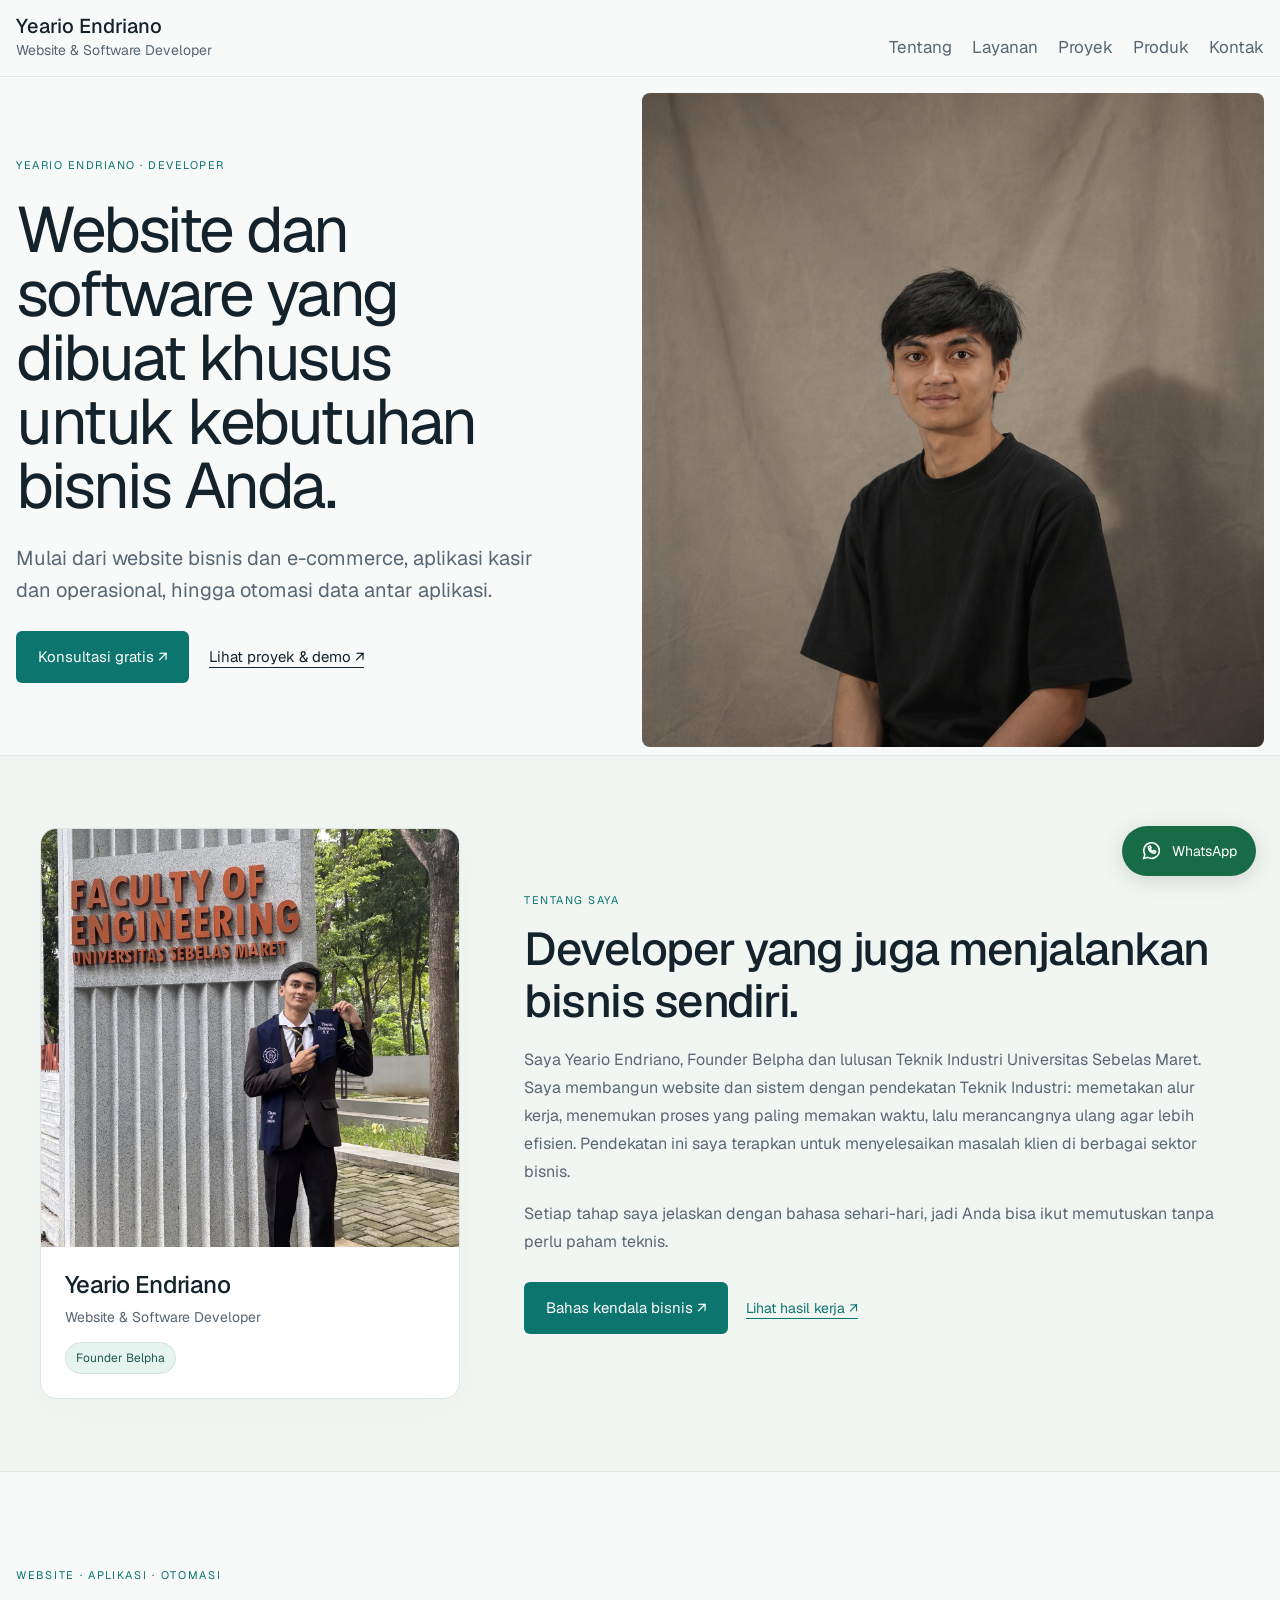
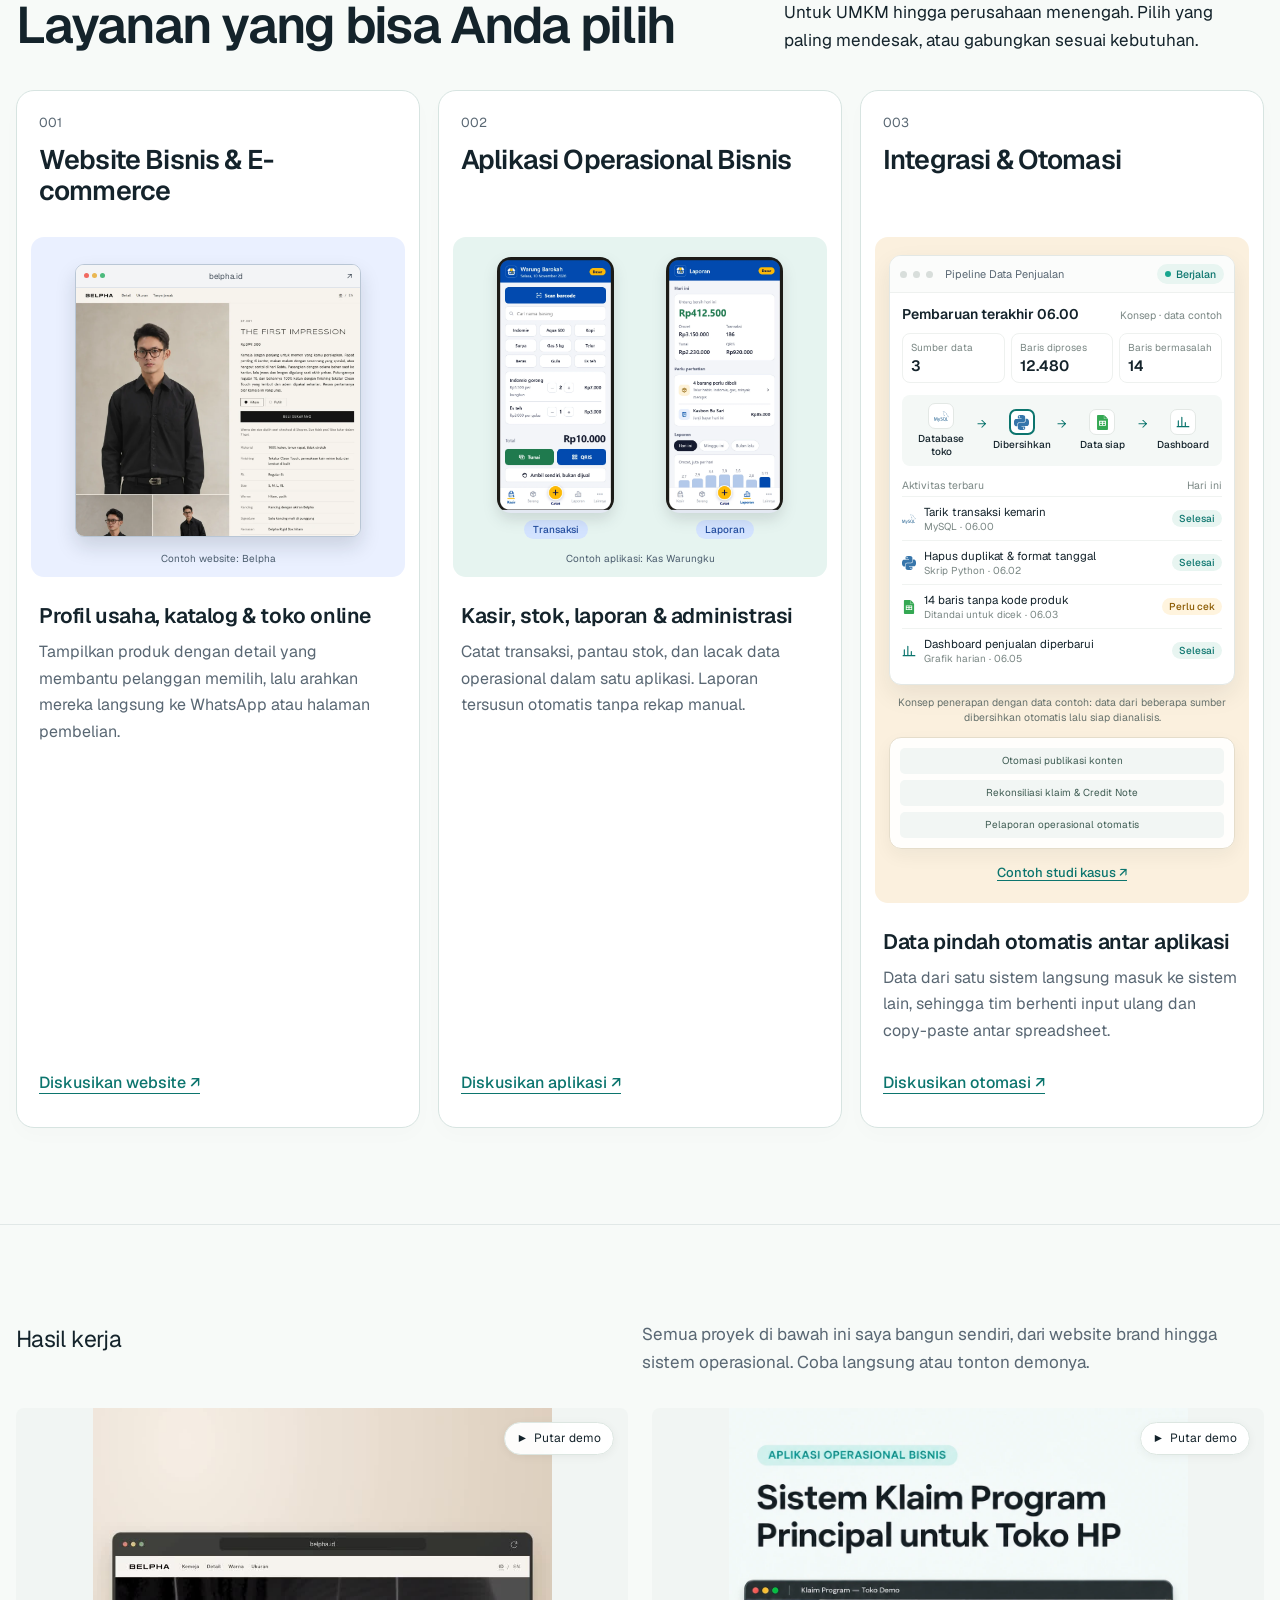
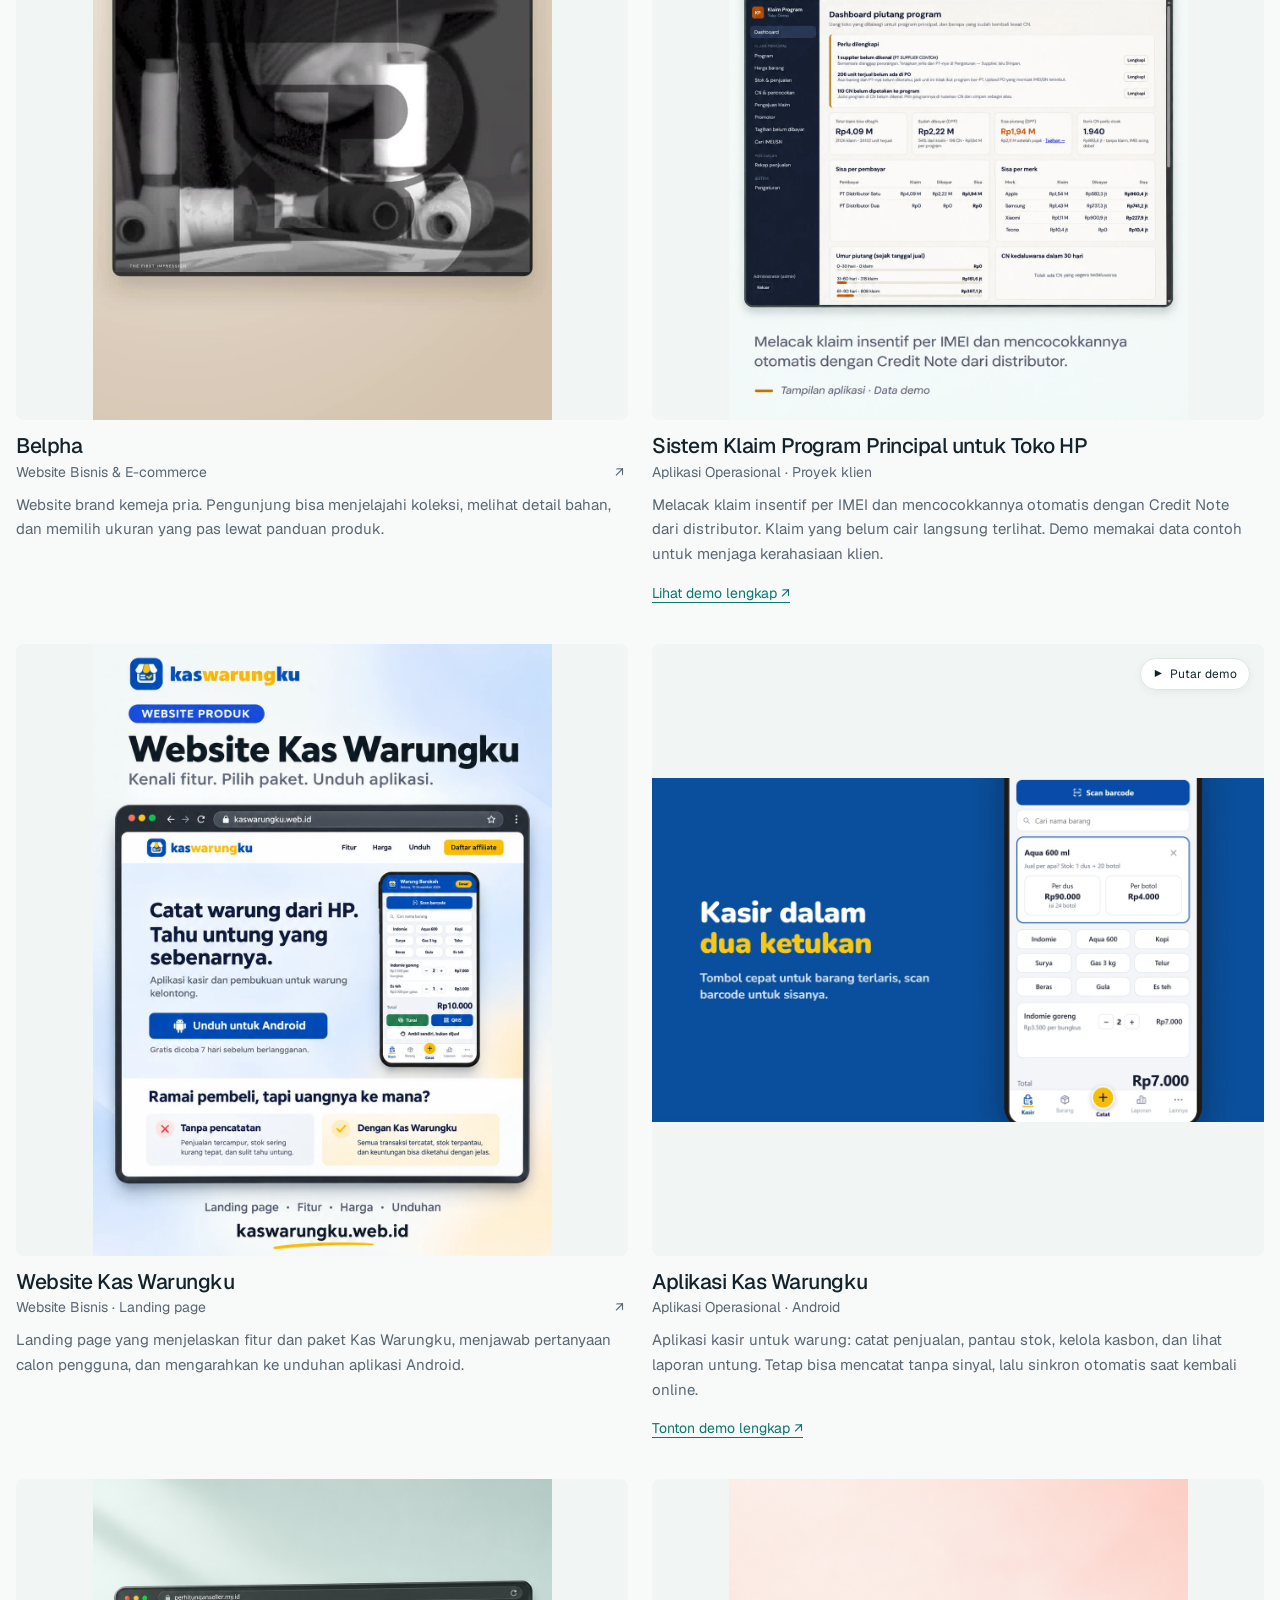
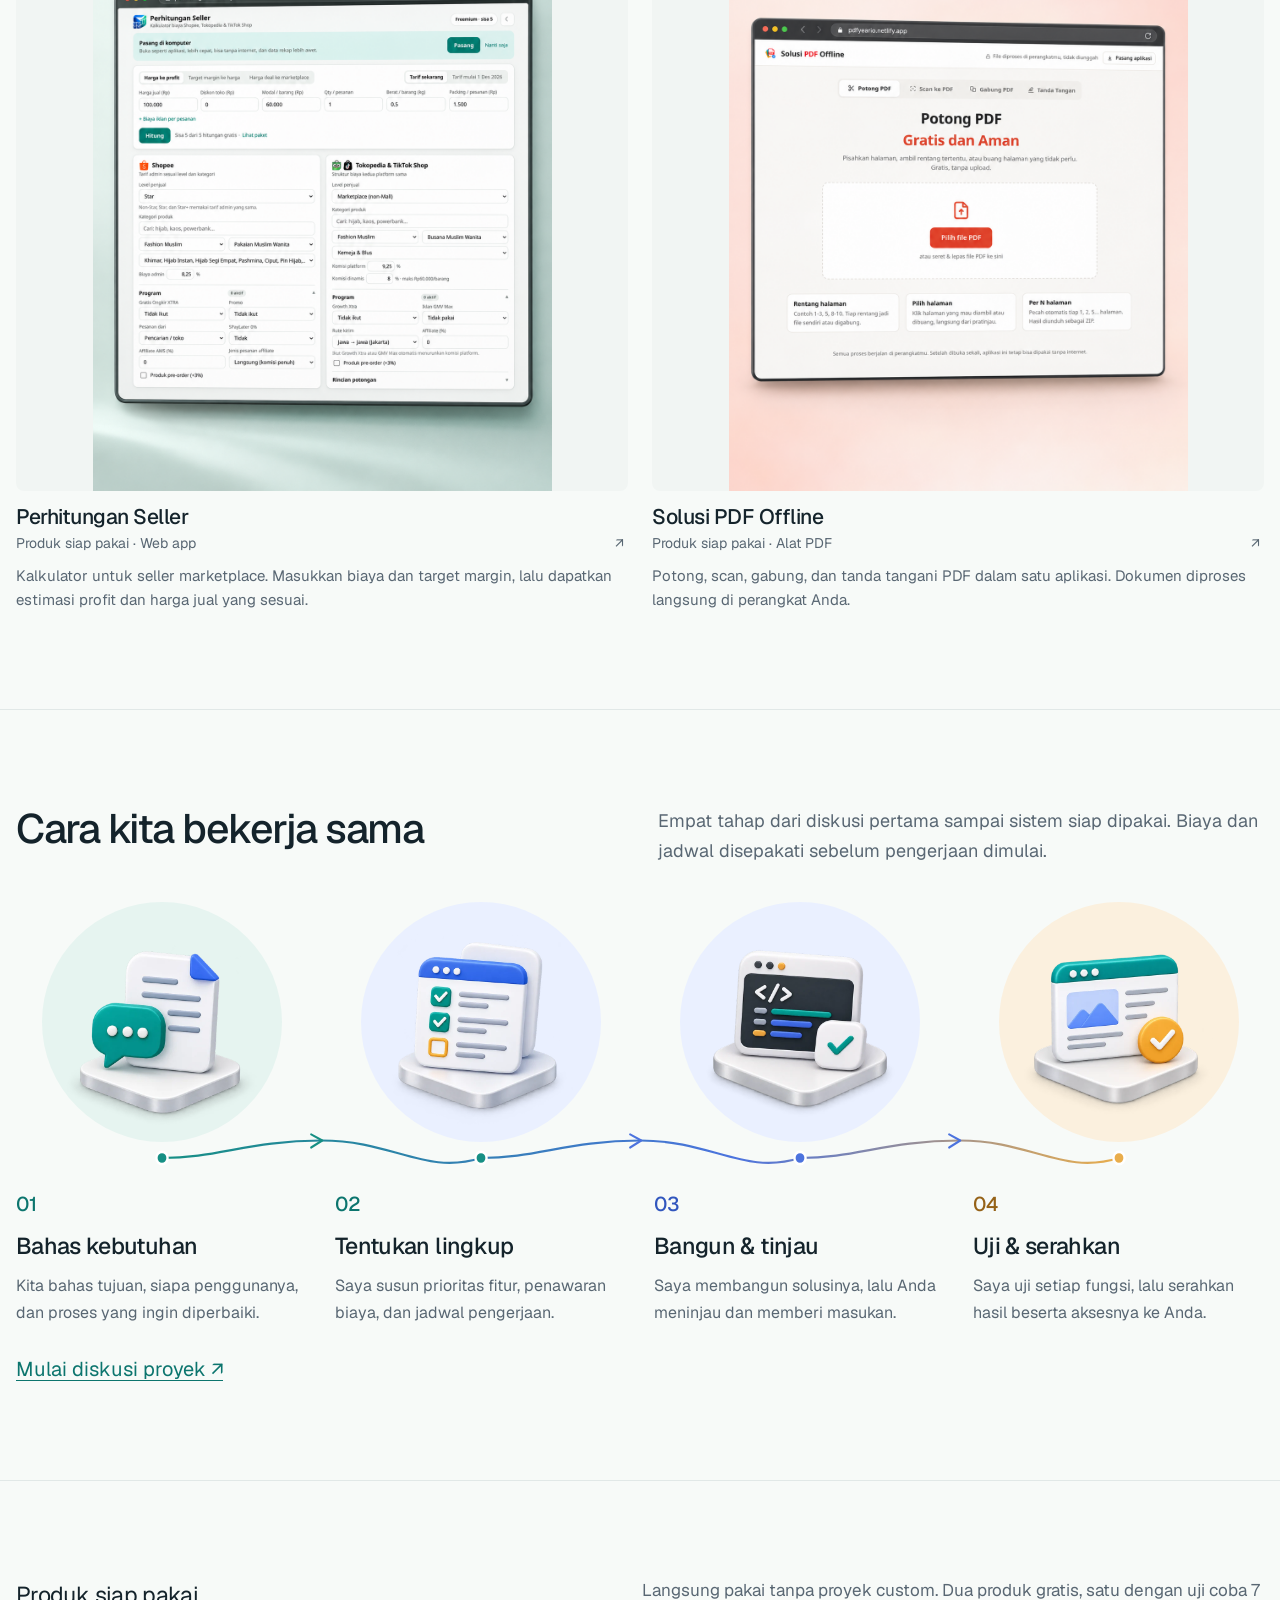
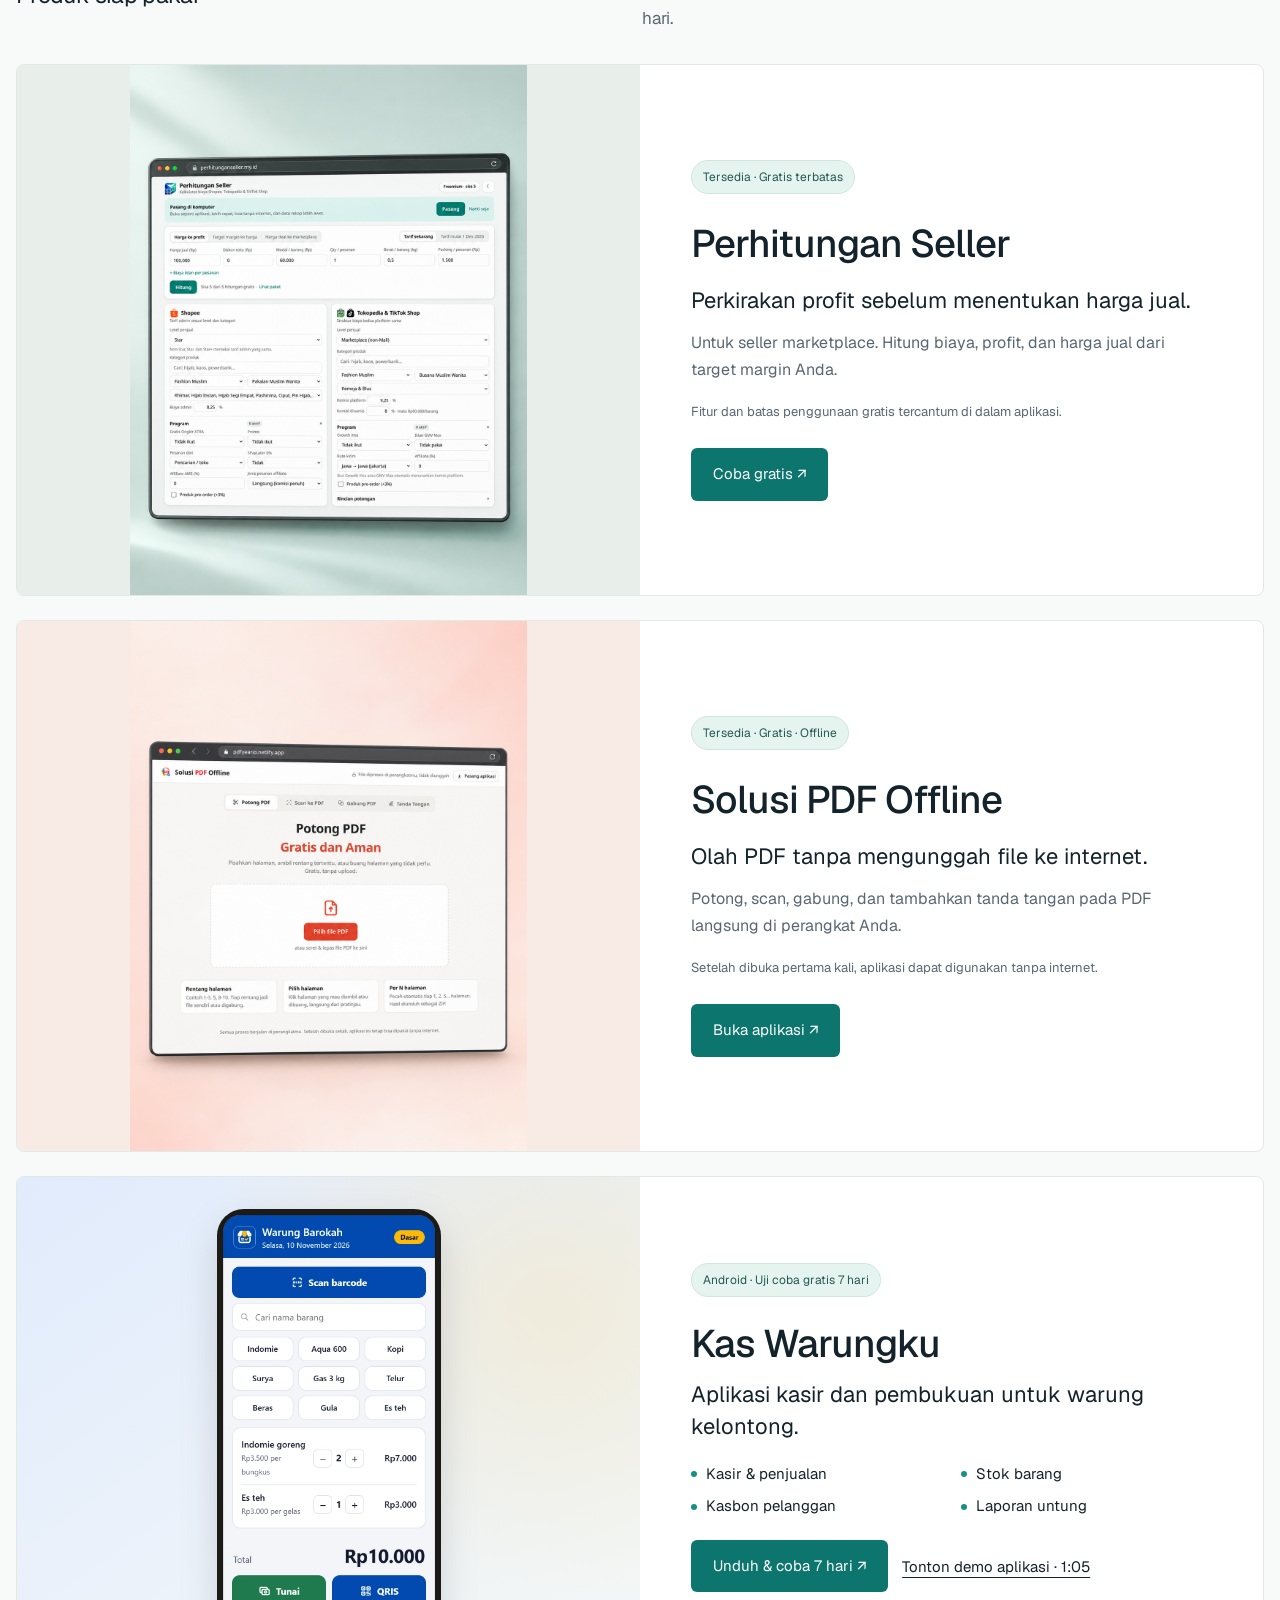
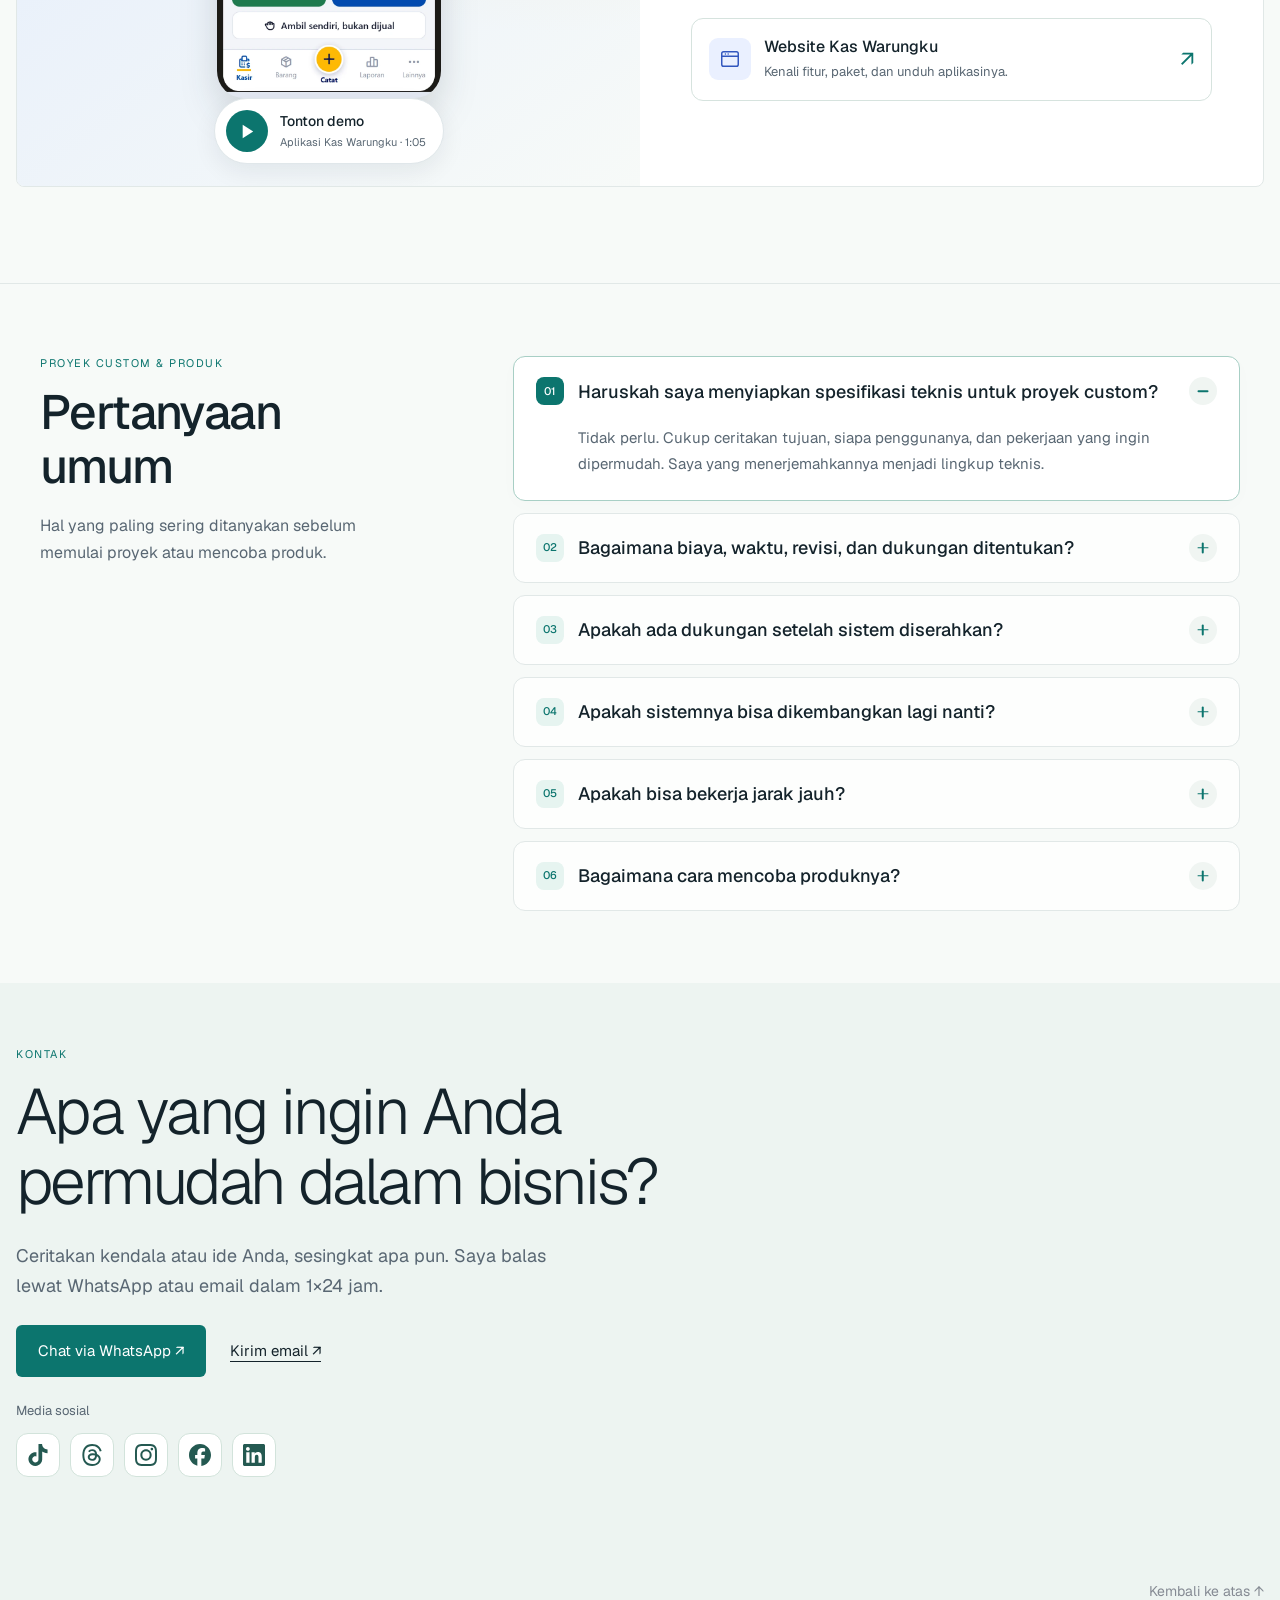
<file: index.html>
<!doctype html>
<html lang="id">
<head>
  <meta charset="utf-8">
  <meta name="viewport" content="width=device-width, initial-scale=1">
  <meta name="description" content="Jasa pembuatan website bisnis, aplikasi kasir &amp; operasional, serta otomasi data oleh Yeario Endriano, developer berlatar Teknik Industri. Lihat demo proyek dan produk siap pakai.">
  <meta name="theme-color" content="#F7FAF8">
  <title>Yeario Endriano — Website & Software Developer</title>
  <link rel="canonical" href="https://yearioendriano.com/">
  <meta property="og:type" content="website">
  <meta property="og:locale" content="id_ID">
  <meta property="og:url" content="https://yearioendriano.com/">
  <meta property="og:site_name" content="Yeario Endriano">
  <meta property="og:title" content="Yeario Endriano — Website & Software Developer">
  <meta property="og:description" content="Website bisnis, aplikasi kasir & operasional, serta otomasi data untuk UMKM. Lihat demo proyek dan produk siap pakai.">
  <meta property="og:image" content="https://yearioendriano.com/assets/og-image.jpg">
  <meta property="og:image:width" content="1200">
  <meta property="og:image:height" content="630">
  <meta property="og:image:alt" content="Yeario Endriano, Website & Software Developer">
  <meta name="twitter:card" content="summary_large_image">
  <link rel="icon" type="image/svg+xml" href="assets/favicon.svg">
  <link rel="preload" href="assets/geist-400.ttf" as="font" type="font/ttf" crossorigin>
  <link rel="stylesheet" href="style.css">
  <link rel="stylesheet" href="design-update.css">
  <link rel="stylesheet" href="services-update.css">
  <link rel="stylesheet" href="case-studies.css">
  <link rel="stylesheet" href="mobile-update.css">
</head>
<body id="home">
  <dialog class="mobile-menu" id="mobile-menu" aria-label="Menu navigasi">
    <button class="close-dialog mm-close" type="button" aria-label="Tutup menu">×</button>
    <nav aria-label="Menu navigasi"><ol class="mm-list"><li><a href="#about"><span class="mm-title">Tentang</span></a></li><li><a href="#services"><span class="mm-title">Layanan</span></a></li><li><a href="#work"><span class="mm-title">Proyek</span></a></li><li><a href="#process"><span class="mm-title">Cara kerja</span></a></li><li><a href="#products"><span class="mm-title">Produk</span></a></li><li><a href="#faq"><span class="mm-title">FAQ</span></a></li><li><a href="#contact"><span class="mm-title">Kontak</span></a></li></ol></nav>
  </dialog>
  <a class="skip-link" href="#main-content">Lewati ke konten</a>
  <header class="site-header">
    <div class="container header-grid">
      <a class="identity" href="#home"><span>Yeario Endriano</span><span class="identity-caption">Website &amp; Software Developer</span></a>
      <nav class="navigation" aria-label="Navigasi utama">
        <a href="#about">Tentang</a><a href="#services">Layanan</a><a href="#work">Proyek</a><a href="#products">Produk</a><a href="#contact">Kontak</a>
      </nav>
      <button class="menu-toggle" type="button" data-dialog="mobile-menu" aria-haspopup="dialog" aria-label="Buka menu navigasi"><span class="menu-toggle-icon" aria-hidden="true"><i></i><i></i><i></i></span><span>Menu</span></button>
    </div>
  </header>
  <div class="scroll-header" inert aria-hidden="true">
    <div class="container scroll-header-inner"><a class="identity" href="#home">Yeario Endriano</a><nav class="navigation" aria-label="Navigasi saat menggulir"><a href="#about">Tentang</a><a href="#services">Layanan</a><a href="#work">Proyek</a><a href="#products">Produk</a><a href="#contact">Kontak</a></nav><button class="menu-toggle" type="button" data-dialog="mobile-menu" aria-haspopup="dialog" aria-label="Buka menu navigasi"><span class="menu-toggle-icon" aria-hidden="true"><i></i><i></i><i></i></span><span>Menu</span></button></div>
  </div>
  <main id="main-content">
    <section class="hero outer" aria-labelledby="hero-title">
      <div class="container hero-grid">
        <div class="hero-copy">
          <p class="eyebrow">YEARIO ENDRIANO · DEVELOPER</p>
          <h1 id="hero-title">Website dan software yang dibuat khusus untuk kebutuhan bisnis Anda.</h1>
          <p>Mulai dari website bisnis dan e-commerce, aplikasi kasir dan operasional, hingga otomasi data antar aplikasi.</p><div class="hero-actions"><button class="solid-link" type="button" data-dialog="brief-dialog">Konsultasi gratis ↗</button><a class="text-link" href="#work">Lihat proyek &amp; demo ↗</a></div>
        </div>
        <figure class="portrait">
          <img src="assets/yeario-endriano.png" alt="Yeario Endriano dengan kaus hitam di depan latar studio" width="1086" height="1448" fetchpriority="high" decoding="async">
        </figure>
      </div>
    </section>
    <section class="section outer about-section" id="about" aria-labelledby="about-title">
      <div class="container about-layout">
        <div class="about-copy">
          <p class="eyebrow">TENTANG SAYA</p><h2 id="about-title">Developer yang juga menjalankan bisnis sendiri.</h2>
          <p class="about-body">Saya Yeario Endriano, Founder Belpha dan lulusan Teknik Industri Universitas Sebelas Maret. Saya membangun website dan sistem dengan pendekatan Teknik Industri: memetakan alur kerja, menemukan proses yang paling memakan waktu, lalu merancangnya ulang agar lebih efisien. Pendekatan ini saya terapkan untuk menyelesaikan masalah klien di berbagai sektor bisnis.</p>
          <p class="about-body">Setiap tahap saya jelaskan dengan bahasa sehari-hari, jadi Anda bisa ikut memutuskan tanpa perlu paham teknis.</p>

          <div class="about-actions"><button class="solid-link" type="button" data-dialog="brief-dialog">Bahas kendala bisnis ↗</button><a class="text-link" href="#work">Lihat hasil kerja ↗</a></div>
        </div>
        <figure class="about-profile">
          <div class="about-profile-photo"><img src="assets/yeario-industrial-engineering.webp" alt="Yeario Endriano berpakaian wisuda di depan penanda Fakultas Teknik Universitas Sebelas Maret" width="1280" height="1280" loading="lazy" decoding="async"></div>
          <figcaption><span class="about-profile-name">Yeario Endriano</span><span class="about-profile-role">Website &amp; Software Developer</span><span class="about-profile-education">Founder Belpha</span></figcaption>
        </figure>
      </div>
    </section>
    <section class="section outer services-section" id="services" aria-labelledby="services-title">
      <div class="container">
        <div class="services-heading concrete-services-heading"><div><p class="eyebrow">WEBSITE · APLIKASI · OTOMASI</p><h2 id="services-title">Layanan yang bisa Anda pilih</h2></div><p>Untuk UMKM hingga perusahaan menengah. Pilih yang paling mendesak, atau gabungkan sesuai kebutuhan.</p></div>
        <div class="service-grid concrete-services">
          <article class="service-card service-website">
            <header class="service-card-heading"><span class="service-number">001</span><h3>Website Bisnis &amp; E-commerce</h3></header>
            <figure class="service-preview website-preview"><div class="service-browser"><div class="service-browser-bar" aria-hidden="true"><span class="browser-dots"><i></i><i></i><i></i></span><span>belpha.id</span><span>↗</span></div><img src="assets/service-belpha-product.webp" alt="Halaman detail produk Belpha dengan foto kemeja, informasi bahan, pilihan warna, dan tombol beli" width="1000" height="875" loading="lazy" decoding="async"></div><figcaption>Contoh website: Belpha</figcaption></figure>
            <div class="service-content"><p class="service-intro">Profil usaha, katalog &amp; toko online</p><p class="service-description">Tampilkan produk dengan detail yang membantu pelanggan memilih, lalu arahkan mereka langsung ke WhatsApp atau halaman pembelian.</p></div>
            <button class="service-discuss" type="button" data-dialog="brief-dialog" data-topic="Website Bisnis &amp; E-commerce">Diskusikan website ↗</button>
          </article>
          <article class="service-card service-operations">
            <header class="service-card-heading"><span class="service-number">002</span><h3>Aplikasi Operasional Bisnis</h3></header>
            <figure class="service-preview operations-preview"><div class="service-phones"><div><img src="assets/kaswarungku-cashier.webp" alt="Tampilan kasir Kas Warungku untuk mencatat barang, total penjualan, dan pembayaran" width="716" height="1562" loading="lazy" decoding="async"><span>Transaksi</span></div><div><img src="assets/service-kaswarungku-report.webp" alt="Tampilan laporan Kas Warungku dengan ringkasan untung, omzet, dan grafik penjualan" width="716" height="1562" loading="lazy" decoding="async"><span>Laporan</span></div></div><figcaption>Contoh aplikasi: Kas Warungku</figcaption></figure>
            <div class="service-content"><p class="service-intro">Kasir, stok, laporan &amp; administrasi</p><p class="service-description">Catat transaksi, pantau stok, dan lacak data operasional dalam satu aplikasi. Laporan tersusun otomatis tanpa rekap manual.</p></div>
            <button class="service-discuss" type="button" data-dialog="brief-dialog" data-topic="Aplikasi Operasional Bisnis">Diskusikan aplikasi ↗</button>
          </article>
          <article class="service-card service-integration">
            <header class="service-card-heading"><span class="service-number">003</span><h3>Integrasi &amp; Otomasi</h3></header>
            <div class="service-preview integration-preview"><div class="auto-dash"><div class="app" role="img" aria-label="Contoh tampilan dashboard pipeline data penjualan, konsep penerapan dengan data contoh"><div class="app-bar"><i></i><i></i><i></i><span>Pipeline Data Penjualan</span><span class="live">Berjalan</span></div><div class="app-body">
<div class="title"><b>Pembaruan terakhir 06.00</b><small>Konsep · data contoh</small></div><div class="stats"><div class="stat"><small>Sumber data</small><b>3</b></div><div class="stat"><small>Baris diproses</small><b>12.480</b></div><div class="stat"><small>Baris bermasalah</small><b>14</b></div></div><div class="flow"><div class="node"><span class="ic"><img src="assets/icons/mysql.svg" alt=""></span>Database toko</div><span class="arr">→</span><div class="node core"><span class="ic"><img src="assets/icons/python.svg" alt=""></span>Dibersihkan</div><span class="arr">→</span><div class="node"><span class="ic"><img src="assets/icons/googlesheets.svg" alt=""></span>Data siap</div><span class="arr">→</span><div class="node"><span class="ic"><svg width="14" height="14" viewBox="0 0 24 24" fill="none" stroke="#0C756E" stroke-width="2" stroke-linecap="round"><path d="M4 20V10M10 20V4M16 20v-7M22 20H2"/></svg></span>Dashboard</div></div>
<div class="log-h"><span>Aktivitas terbaru</span><span>Hari ini</span></div><div class="row"><img src="assets/icons/mysql.svg" alt=""><span class="t">Tarik transaksi kemarin<small>MySQL · 06.00</small></span><span class="badge ok">Selesai</span></div><div class="row"><img src="assets/icons/python.svg" alt=""><span class="t">Hapus duplikat & format tanggal<small>Skrip Python · 06.02</small></span><span class="badge ok">Selesai</span></div><div class="row"><img src="assets/icons/googlesheets.svg" alt=""><span class="t">14 baris tanpa kode produk<small>Ditandai untuk dicek · 06.03</small></span><span class="badge wait">Perlu cek</span></div><div class="row"><svg width="14" height="14" viewBox="0 0 24 24" fill="none" stroke="#0C756E" stroke-width="2" stroke-linecap="round"><path d="M4 20V10M10 20V4M16 20v-7M22 20H2"/></svg><span class="t">Dashboard penjualan diperbarui<small>Grafik harian · 06.05</small></span><span class="badge ok">Selesai</span></div></div></div><p class="note">Konsep penerapan dengan data contoh: data dari beberapa sumber dibersihkan otomatis lalu siap dianalisis.</p></div><div class="mini-workflow"><div class="mini-use-cases"><a href="studi-kasus.html#otomasi-konten">Otomasi publikasi konten</a><a href="studi-kasus.html#rekonsiliasi-klaim">Rekonsiliasi klaim &amp; Credit Note</a><a href="studi-kasus.html#laporan-operasional">Pelaporan operasional otomatis</a></div></div><a class="preview-flow-link" href="studi-kasus.html">Contoh studi kasus ↗</a></div>
            <div class="service-content"><p class="service-intro">Data pindah otomatis antar aplikasi</p><p class="service-description">Data dari satu sistem langsung masuk ke sistem lain, sehingga tim berhenti input ulang dan copy-paste antar spreadsheet.</p></div>
            <button class="service-discuss" type="button" data-dialog="brief-dialog" data-topic="Integrasi &amp; Otomasi">Diskusikan otomasi ↗</button>
          </article>
        </div>

      </div>
    </section>
    <section class="section outer" id="work" aria-labelledby="work-title">
      <div class="container">
        <div class="split-grid work-intro reveal"><h2 class="section-title" id="work-title">Hasil kerja</h2><p>Semua proyek di bawah ini saya bangun sendiri, dari website brand hingga sistem operasional. Coba langsung atau tonton demonya.</p></div>
        <p class="work-swipe-hint" aria-hidden="true">Geser untuk melihat 6 proyek →</p>
        <div class="work-grid">
          <article class="work-card live-project video-project reveal">
            <a class="project-card-link" href="https://belpha.id/" target="_blank" rel="noopener noreferrer" aria-label="Kunjungi Belpha.id (tab baru)">
              <div class="work-cover mockup-cover demo-cover"><video id="belpha-demo" class="project-demo" data-label="Belpha" width="900" height="1200" muted loop playsinline preload="none" poster="assets/belpha-demo-poster.jpg" aria-label="Demo visual halaman pembuka, koleksi, pilihan warna, dan detail produk website Belpha"><source data-src="assets/belpha-website-demo.mp4" type="video/mp4"></video></div>
              <h3>Belpha</h3><p>Website Bisnis &amp; E-commerce <span aria-hidden="true">↗</span></p>
              <p class="work-description">Website brand kemeja pria. Pengunjung bisa menjelajahi koleksi, melihat detail bahan, dan memilih ukuran yang pas lewat panduan produk.</p>
            </a>
            <button class="demo-toggle" type="button" aria-controls="belpha-demo" aria-label="Putar video demo Belpha" hidden><span class="demo-toggle-icon" aria-hidden="true">▶</span><span class="demo-toggle-label">Putar demo</span></button>
          </article>
          <article class="work-card live-project video-project claims-project reveal">
            <div class="work-cover mockup-cover demo-cover"><video id="claims-demo" class="project-demo" data-label="Klaim Program" width="900" height="1200" muted loop playsinline preload="none" poster="assets/klaim-program-mockup-cover.webp" aria-label="Gambar pembuka dan video demo Klaim Program di dalam layar mockup"><source data-src="assets/klaim-program-mockup-demo.mp4" type="video/mp4"></video></div>
            <h3>Sistem Klaim Program Principal untuk Toko HP</h3><p>Aplikasi Operasional · Proyek klien</p>
            <p class="work-description">Melacak klaim insentif per IMEI dan mencocokkannya otomatis dengan Credit Note dari distributor. Klaim yang belum cair langsung terlihat. Demo memakai data contoh untuk menjaga kerahasiaan klien.</p>
            <button class="demo-toggle" type="button" aria-controls="claims-demo" aria-label="Putar video demo Klaim Program" hidden><span class="demo-toggle-icon" aria-hidden="true">▶</span><span class="demo-toggle-label">Putar demo</span></button>
            <button class="underlined claims-details" type="button" data-dialog="claims-dialog">Lihat demo lengkap ↗</button>
          </article>
          <a class="work-card live-project reveal" href="https://kaswarungku.web.id/" target="_blank" rel="noopener noreferrer" aria-label="Kunjungi Website Kas Warungku (tab baru)">
            <div class="work-cover mockup-cover"><img src="assets/kaswarungku-web-mockup.webp" alt="Mockup Website Kas Warungku dalam browser, dengan informasi produk, fitur, harga, dan akses unduh aplikasi" width="1086" height="1448" loading="lazy" decoding="async"></div>
            <h3>Website Kas Warungku</h3><p>Website Bisnis · Landing page <span aria-hidden="true">↗</span></p>
            <p class="work-description">Landing page yang menjelaskan fitur dan paket Kas Warungku, menjawab pertanyaan calon pengguna, dan mengarahkan ke unduhan aplikasi Android.</p>
          </a>
          <article class="work-card live-project video-project kaswarungku-app-project reveal">
            <div class="work-cover mockup-cover demo-cover"><video id="kaswarungku-app-demo" class="project-demo" data-label="Aplikasi Kas Warungku" width="1280" height="720" muted loop playsinline preload="none" poster="assets/kaswarungku-app-poster.jpg" aria-label="Video demo Aplikasi Kas Warungku dengan tampilan kasir dan pembukuan dalam bingkai HP"><source data-src="assets/kaswarungku-app-preview.mp4" type="video/mp4"></video></div>
            <h3>Aplikasi Kas Warungku</h3><p>Aplikasi Operasional · Android</p>
            <p class="work-description">Aplikasi kasir untuk warung: catat penjualan, pantau stok, kelola kasbon, dan lihat laporan untung. Tetap bisa mencatat tanpa sinyal, lalu sinkron otomatis saat kembali online.</p>
            <button class="demo-toggle" type="button" aria-controls="kaswarungku-app-demo" aria-label="Putar video demo Aplikasi Kas Warungku" hidden><span class="demo-toggle-icon" aria-hidden="true">▶</span><span class="demo-toggle-label">Putar demo</span></button>
            <button class="underlined claims-details" type="button" data-dialog="kaswarungku-app-dialog">Tonton demo lengkap ↗</button>
          </article>
          <a class="work-card live-project reveal" href="https://perhitunganseller.my.id/" target="_blank" rel="noopener noreferrer" aria-label="Kunjungi Perhitungan Seller (tab baru)">
            <div class="work-cover mockup-cover"><img src="assets/perhitungan-seller-web-mockup.png" alt="Mockup antarmuka kalkulator Perhitungan Seller dalam bingkai browser dengan latar studio mint" width="1086" height="1448" loading="lazy" decoding="async"></div>
            <h3>Perhitungan Seller</h3><p>Produk siap pakai · Web app <span aria-hidden="true">↗</span></p>
            <p class="work-description">Kalkulator untuk seller marketplace. Masukkan biaya dan target margin, lalu dapatkan estimasi profit dan harga jual yang sesuai.</p>
          </a>
          <a class="work-card live-project reveal" href="https://pdfyeario.netlify.app/" target="_blank" rel="noopener noreferrer" aria-label="Buka Solusi PDF Offline (tab baru)">
            <div class="work-cover mockup-cover"><img src="assets/solusi-pdf-offline-web-mockup.png" alt="Mockup aplikasi Solusi PDF Offline dengan fitur potong, scan, gabung, dan tanda tangan PDF" width="1086" height="1448" loading="lazy" decoding="async"></div>
            <h3>Solusi PDF Offline</h3><p>Produk siap pakai · Alat PDF <span aria-hidden="true">↗</span></p>
            <p class="work-description">Potong, scan, gabung, dan tanda tangani PDF dalam satu aplikasi. Dokumen diproses langsung di perangkat Anda.</p>
          </a>
        </div>
      </div>
    </section>
    <section class="section outer process-section" id="process" aria-labelledby="process-title">
      <div class="container">
        <div class="split-grid work-intro process-heading"><h2 id="process-title">Cara kita bekerja sama</h2><p>Empat tahap dari diskusi pertama sampai sistem siap dipakai. Biaya dan jadwal disepakati sebelum pengerjaan dimulai.</p></div>
        <div class="process-flow-wrap">
          <svg class="process-connector" viewBox="0 0 1200 64" preserveAspectRatio="none" aria-hidden="true"><defs><linearGradient id="process-gradient" x1="0%" y1="0%" x2="100%" y2="0%"><stop offset="0%" stop-color="#168F84"/><stop offset="60%" stop-color="#4C73DE"/><stop offset="100%" stop-color="#E9AD4B"/></linearGradient></defs><path d="M0 24 C70 24 110 4 200 4 S330 44 400 24 C470 24 510 4 600 4 S730 44 800 24 C870 24 910 4 1000 4 S1130 44 1200 24" fill="none" stroke="url(#process-gradient)" stroke-width="2.5"/><path d="M187 -3 L201 4 L187 12" fill="none" stroke="#168F84" stroke-width="2.5" stroke-linecap="round" stroke-linejoin="round"/><path d="M587 -3 L601 4 L587 12 M987 -3 L1001 4 L987 12" fill="none" stroke="#4C73DE" stroke-width="2.5" stroke-linecap="round" stroke-linejoin="round"/><circle cx="0" cy="24" r="7" fill="#168F84" stroke="white" stroke-width="3"/><circle cx="400" cy="24" r="7" fill="#168F84" stroke="white" stroke-width="3"/><circle cx="800" cy="24" r="7" fill="#4C73DE" stroke="white" stroke-width="3"/><circle cx="1200" cy="24" r="7" fill="#E9AD4B" stroke="white" stroke-width="3"/></svg>
          <ol class="steps process-flow">
            <li class="flow-step discovery-step"><div class="flow-art"><img src="assets/process-discovery.webp" alt="" width="768" height="768" loading="lazy" decoding="async"></div><span class="flow-number">01</span><h3>Bahas kebutuhan</h3><p>Kita bahas tujuan, siapa penggunanya, dan proses yang ingin diperbaiki.</p></li>
            <li class="flow-step scope-step"><div class="flow-art"><img src="assets/process-scope.webp" alt="" width="768" height="768" loading="lazy" decoding="async"></div><span class="flow-number">02</span><h3>Tentukan lingkup</h3><p>Saya susun prioritas fitur, penawaran biaya, dan jadwal pengerjaan.</p></li>
            <li class="flow-step build-step"><div class="flow-art"><img src="assets/process-build.webp" alt="" width="768" height="768" loading="lazy" decoding="async"></div><span class="flow-number">03</span><h3>Bangun &amp; tinjau</h3><p>Saya membangun solusinya, lalu Anda meninjau dan memberi masukan.</p></li>
            <li class="flow-step delivery-step"><div class="flow-art"><img src="assets/process-delivery.webp" alt="" width="768" height="768" loading="lazy" decoding="async"></div><span class="flow-number">04</span><h3>Uji &amp; serahkan</h3><p>Saya uji setiap fungsi, lalu serahkan hasil beserta aksesnya ke Anda.</p></li>
          </ol>
        </div>
        <button class="underlined process-contact" type="button" data-dialog="brief-dialog">Mulai diskusi proyek ↗</button>
      </div>
    </section>
    <section class="section outer" id="products" aria-labelledby="products-title">
      <div class="container">
        <div class="split-grid work-intro"><h2 class="section-title" id="products-title">Produk siap pakai</h2><p>Langsung pakai tanpa proyek custom. Dua produk gratis, satu dengan uji coba 7 hari.</p></div>
        <article class="featured-product">
          <div class="product-image"><img src="assets/perhitungan-seller-web-mockup.png" alt="Tampilan aplikasi Perhitungan Seller" width="1086" height="1448" loading="lazy"></div>
          <div class="product-copy"><span class="status-badge">Tersedia · Gratis terbatas</span><h3>Perhitungan Seller</h3><p class="product-lead">Perkirakan profit sebelum menentukan harga jual.</p><p>Untuk seller marketplace. Hitung biaya, profit, dan harga jual dari target margin Anda.</p><p class="small-note">Fitur dan batas penggunaan gratis tercantum di dalam aplikasi.</p><a class="solid-link" href="https://perhitunganseller.my.id/" target="_blank" rel="noopener noreferrer">Coba gratis ↗</a></div>
        </article>
        <article class="featured-product pdf-product">
          <div class="product-image"><img src="assets/solusi-pdf-offline-web-mockup.png" alt="Preview Solusi PDF Offline untuk potong, scan, gabung, dan tanda tangan PDF" width="1086" height="1448" loading="lazy" decoding="async"></div>
          <div class="product-copy"><span class="status-badge">Tersedia · Gratis · Offline</span><h3>Solusi PDF Offline</h3><p class="product-lead">Olah PDF tanpa mengunggah file ke internet.</p><p>Potong, scan, gabung, dan tambahkan tanda tangan pada PDF langsung di perangkat Anda.</p><p class="small-note">Setelah dibuka pertama kali, aplikasi dapat digunakan tanpa internet.</p><a class="solid-link" href="https://pdfyeario.netlify.app/" target="_blank" rel="noopener noreferrer">Buka aplikasi ↗</a></div>
        </article>
        <article class="featured-product kaswarungku-feature kas-feature-grid" id="upcoming" aria-labelledby="upcoming-title">
          <div class="kas-feature-visual">
            <button class="kas-feature-preview" type="button" data-dialog="kaswarungku-app-dialog" aria-label="Tonton demo Aplikasi Kas Warungku, 1 menit 5 detik">
              <img src="assets/kaswarungku-cashier.webp" alt="Tampilan kasir Kas Warungku di HP dengan scan barcode, pilihan barang, total belanja, dan pembayaran tunai atau QRIS" width="716" height="1562" loading="lazy" decoding="async">
              <span class="kas-preview-play"><span class="kas-preview-play-icon" aria-hidden="true"><svg viewBox="0 0 24 24" width="23" height="23" fill="currentColor"><path d="M8 5v14l11-7z"/></svg></span><span><strong>Tonton demo</strong><span>Aplikasi Kas Warungku · 1:05</span></span></span>
            </button>
          </div>
          <div class="product-copy kas-feature-copy">
            <span class="status-badge">Android · Uji coba gratis 7 hari</span><h3 id="upcoming-title">Kas Warungku</h3>
            <p class="product-lead">Aplikasi kasir dan pembukuan untuk warung kelontong.</p>
                        <ul class="kas-feature-list" aria-label="Fitur utama Kas Warungku"><li>Kasir &amp; penjualan</li><li>Stok barang</li><li>Kasbon pelanggan</li><li>Laporan untung</li></ul>
            <div class="kas-feature-actions"><a class="solid-link" href="https://kaswarungku.web.id/#unduh" target="_blank" rel="noopener noreferrer">Unduh &amp; coba 7 hari ↗</a><button class="text-link" type="button" data-dialog="kaswarungku-app-dialog">Tonton demo aplikasi · 1:05</button></div>
            <a class="kas-website-link" href="https://kaswarungku.web.id/" target="_blank" rel="noopener noreferrer"><span class="kas-website-icon" aria-hidden="true"><svg viewBox="0 0 24 24" width="22" height="22" fill="none" stroke="currentColor" stroke-width="1.6"><rect x="3" y="4" width="18" height="16" rx="2"/><path d="M3 9h18M7 6.5h.01M10 6.5h.01" stroke-linecap="round"/></svg></span><span><strong>Website Kas Warungku</strong><span>Kenali fitur, paket, dan unduh aplikasinya.</span></span><span class="kas-website-arrow" aria-hidden="true">↗</span></a>
          </div>
        </article>
      </div>
    </section>
    <section class="section outer faq-section" id="faq" aria-labelledby="faq-title">
      <div class="container faq-layout">
        <div class="faq-heading"><p class="eyebrow">PROYEK CUSTOM &amp; PRODUK</p><h2 id="faq-title">Pertanyaan umum</h2><p>Hal yang paling sering ditanyakan sebelum memulai proyek atau mencoba produk.</p></div>
        <div class="faq-list">
          <details name="portfolio-faq" open><summary><span class="faq-number" aria-hidden="true">01</span><span class="faq-question">Haruskah saya menyiapkan spesifikasi teknis untuk proyek custom?</span><span class="faq-toggle" aria-hidden="true"></span></summary><div class="faq-answer"><p>Tidak perlu. Cukup ceritakan tujuan, siapa penggunanya, dan pekerjaan yang ingin dipermudah. Saya yang menerjemahkannya menjadi lingkup teknis.</p></div></details>
          <details name="portfolio-faq"><summary><span class="faq-number" aria-hidden="true">02</span><span class="faq-question">Bagaimana biaya, waktu, revisi, dan dukungan ditentukan?</span><span class="faq-toggle" aria-hidden="true"></span></summary><div class="faq-answer"><p>Semuanya bergantung pada lingkup proyek, jadi kita diskusikan dulu. Setelah itu, saya kirim penawaran tertulis berisi biaya, jadwal, jumlah revisi, dukungan setelah serah terima, serta akses dan kepemilikan hasil pekerjaan.</p></div></details>
          <details name="portfolio-faq"><summary><span class="faq-number" aria-hidden="true">03</span><span class="faq-question">Apakah ada dukungan setelah sistem diserahkan?</span><span class="faq-toggle" aria-hidden="true"></span></summary><div class="faq-answer"><p>Ya. Setelah serah terima, saya memberikan maintenance gratis dengan durasi dan cakupan sesuai kesepakatan di penawaran.</p></div></details>
          <details name="portfolio-faq"><summary><span class="faq-number" aria-hidden="true">04</span><span class="faq-question">Apakah sistemnya bisa dikembangkan lagi nanti?</span><span class="faq-toggle" aria-hidden="true"></span></summary><div class="faq-answer"><p>Bisa. Saya terbuka untuk mengembangkan sistem lebih lanjut, misalnya menambah fitur saat bisnis Anda bertumbuh.</p></div></details>
          <details name="portfolio-faq"><summary><span class="faq-number" aria-hidden="true">05</span><span class="faq-question">Apakah bisa bekerja jarak jauh?</span><span class="faq-toggle" aria-hidden="true"></span></summary><div class="faq-answer"><p>Bisa. Saya bekerja remote dengan klien dari seluruh Indonesia maupun luar negeri, dengan komunikasi lewat WhatsApp atau email.</p></div></details>
          <details name="portfolio-faq"><summary><span class="faq-number" aria-hidden="true">06</span><span class="faq-question">Bagaimana cara mencoba produknya?</span><span class="faq-toggle" aria-hidden="true"></span></summary><div class="faq-answer"><p>Perhitungan Seller dan Solusi PDF Offline bisa langsung dibuka gratis lewat tautannya. Kas Warungku tersedia di Android dengan uji coba gratis 7 hari, lalu paket berlangganan. Harga dan cara unduh ada di <a href="https://kaswarungku.web.id/" target="_blank" rel="noopener noreferrer">website Kas Warungku ↗</a>.</p></div></details>
        </div>
      </div>
    </section>
  </main>
  <footer class="contact outer" id="contact" aria-labelledby="contact-title"><div class="container contact-inner"><div><p class="eyebrow">KONTAK</p><h2 id="contact-title">Apa yang ingin Anda<br>permudah dalam bisnis?</h2><p class="contact-description">Ceritakan kendala atau ide Anda, sesingkat apa pun. Saya balas lewat WhatsApp atau email dalam 1×24 jam.</p><div class="contact-actions"><button class="solid-link" type="button" data-dialog="brief-dialog">Chat via WhatsApp ↗</button><a class="text-link" data-contact-link="email" data-contact-form-email href="mailto:yearioendriano01@gmail.com?subject=Konsultasi%20Kebutuhan%20Digital&amp;body=Yth.%20Yeario%20Endriano%2C%0A%0ASaya%20ingin%20mendiskusikan%20kebutuhan%20digital%20untuk%20bisnis%20saya.%0A%0ATopik%20konsultasi%3A%20kebutuhan%20website%2C%20aplikasi%2C%20atau%20otomasi.%0A%0ASaya%20ingin%20menjelaskan%20kebutuhan%20dan%20kendala%20yang%20ingin%20dipermudah%20terlebih%20dahulu.%0A%0AApakah%20kita%20bisa%20berdiskusi%20mengenai%20solusi%20yang%20sesuai%20dan%20langkah%20selanjutnya%3F%0A%0ATerima%20kasih.">Kirim email ↗</a></div>
          <!-- Brand icons: Simple Icons, CC0-1.0. -->
          <div class="contact-social-block"><p class="contact-social-label" id="contact-social-title">Media sosial</p><ul class="social-links" aria-labelledby="contact-social-title">
          <li><a class="social-icon-link" href="https://www.tiktok.com/@yeario_" target="_blank" rel="noopener noreferrer" aria-label="TikTok Yeario Endriano (buka tab baru)" title="TikTok @yeario_"><svg viewBox="0 0 24 24" width="22" height="22" fill="currentColor" aria-hidden="true" focusable="false"><path d="M12.525.02c1.31-.02 2.61-.01 3.91-.02.08 1.53.63 3.09 1.75 4.17 1.12 1.11 2.7 1.62 4.24 1.79v4.03c-1.44-.05-2.89-.35-4.2-.97-.57-.26-1.1-.59-1.62-.93-.01 2.92.01 5.84-.02 8.75-.08 1.4-.54 2.79-1.35 3.94-1.31 1.92-3.58 3.17-5.91 3.21-1.43.08-2.86-.31-4.08-1.03-2.02-1.19-3.44-3.37-3.65-5.71-.02-.5-.03-1-.01-1.49.18-1.9 1.12-3.72 2.58-4.96 1.66-1.44 3.98-2.13 6.15-1.72.02 1.48-.04 2.96-.04 4.44-.99-.32-2.15-.23-3.02.37-.63.41-1.11 1.04-1.36 1.75-.21.51-.15 1.07-.14 1.61.24 1.64 1.82 3.02 3.5 2.87 1.12-.01 2.19-.66 2.77-1.61.19-.33.4-.67.41-1.06.1-1.79.06-3.57.07-5.36.01-4.03-.01-8.05.02-12.07z"/></svg></a></li>
          <li><a class="social-icon-link" href="https://www.threads.com/@yearioendriano" target="_blank" rel="noopener noreferrer" aria-label="Threads Yeario Endriano (buka tab baru)" title="Threads @yearioendriano"><svg viewBox="0 0 24 24" width="22" height="22" fill="currentColor" aria-hidden="true" focusable="false"><path d="M12.186 24h-.007c-3.581-.024-6.334-1.205-8.184-3.509C2.35 18.44 1.5 15.586 1.472 12.01v-.017c.03-3.579.879-6.43 2.525-8.482C5.845 1.205 8.6.024 12.18 0h.014c2.746.02 5.043.725 6.826 2.098 1.677 1.29 2.858 3.13 3.509 5.467l-2.04.569c-1.104-3.96-3.898-5.984-8.304-6.015-2.91.022-5.11.936-6.54 2.717C4.307 6.504 3.616 8.914 3.589 12c.027 3.086.718 5.496 2.057 7.164 1.43 1.783 3.631 2.698 6.54 2.717 2.623-.02 4.358-.631 5.8-2.045 1.647-1.613 1.618-3.593 1.09-4.798-.31-.71-.873-1.3-1.634-1.75-.192 1.352-.622 2.446-1.284 3.272-.886 1.102-2.14 1.704-3.73 1.79-1.202.065-2.361-.218-3.259-.801-1.063-.689-1.685-1.74-1.752-2.964-.065-1.19.408-2.285 1.33-3.082.88-.76 2.119-1.207 3.583-1.291a13.853 13.853 0 0 1 3.02.142c-.126-.742-.375-1.332-.75-1.757-.513-.586-1.308-.883-2.359-.89h-.029c-.844 0-1.992.232-2.721 1.32L7.734 7.847c.98-1.454 2.568-2.256 4.478-2.256h.044c3.194.02 5.097 1.975 5.287 5.388.108.046.216.094.321.142 1.49.7 2.58 1.761 3.154 3.07.797 1.82.871 4.79-1.548 7.158-1.85 1.81-4.094 2.628-7.277 2.65Zm1.003-11.69c-.242 0-.487.007-.739.021-1.836.103-2.98.946-2.916 2.143.067 1.256 1.452 1.839 2.784 1.767 1.224-.065 2.818-.543 3.086-3.71a10.5 10.5 0 0 0-2.215-.221z"/></svg></a></li>
          <li><a class="social-icon-link" href="https://www.instagram.com/yearioendriano/" target="_blank" rel="noopener noreferrer" aria-label="Instagram Yeario Endriano (buka tab baru)" title="Instagram @yearioendriano"><svg viewBox="0 0 24 24" width="22" height="22" fill="currentColor" aria-hidden="true" focusable="false"><path d="M7.0301.084c-1.2768.0602-2.1487.264-2.911.5634-.7888.3075-1.4575.72-2.1228 1.3877-.6652.6677-1.075 1.3368-1.3802 2.127-.2954.7638-.4956 1.6365-.552 2.914-.0564 1.2775-.0689 1.6882-.0626 4.947.0062 3.2586.0206 3.6671.0825 4.9473.061 1.2765.264 2.1482.5635 2.9107.308.7889.72 1.4573 1.388 2.1228.6679.6655 1.3365 1.0743 2.1285 1.38.7632.295 1.6361.4961 2.9134.552 1.2773.056 1.6884.069 4.9462.0627 3.2578-.0062 3.668-.0207 4.9478-.0814 1.28-.0607 2.147-.2652 2.9098-.5633.7889-.3086 1.4578-.72 2.1228-1.3881.665-.6682 1.0745-1.3378 1.3795-2.1284.2957-.7632.4966-1.636.552-2.9124.056-1.2809.0692-1.6898.063-4.948-.0063-3.2583-.021-3.6668-.0817-4.9465-.0607-1.2797-.264-2.1487-.5633-2.9117-.3084-.7889-.72-1.4568-1.3876-2.1228C21.2982 1.33 20.628.9208 19.8378.6165 19.074.321 18.2017.1197 16.9244.0645 15.6471.0093 15.236-.005 11.977.0014 8.718.0076 8.31.0215 7.0301.0839m.1402 21.6932c-1.17-.0509-1.8053-.2453-2.2287-.408-.5606-.216-.96-.4771-1.3819-.895-.422-.4178-.6811-.8186-.9-1.378-.1644-.4234-.3624-1.058-.4171-2.228-.0595-1.2645-.072-1.6442-.079-4.848-.007-3.2037.0053-3.583.0607-4.848.05-1.169.2456-1.805.408-2.2282.216-.5613.4762-.96.895-1.3816.4188-.4217.8184-.6814 1.3783-.9003.423-.1651 1.0575-.3614 2.227-.4171 1.2655-.06 1.6447-.072 4.848-.079 3.2033-.007 3.5835.005 4.8495.0608 1.169.0508 1.8053.2445 2.228.408.5608.216.96.4754 1.3816.895.4217.4194.6816.8176.9005 1.3787.1653.4217.3617 1.056.4169 2.2263.0602 1.2655.0739 1.645.0796 4.848.0058 3.203-.0055 3.5834-.061 4.848-.051 1.17-.245 1.8055-.408 2.2294-.216.5604-.4763.96-.8954 1.3814-.419.4215-.8181.6811-1.3783.9-.4224.1649-1.0577.3617-2.2262.4174-1.2656.0595-1.6448.072-4.8493.079-3.2045.007-3.5825-.006-4.848-.0608M16.953 5.5864A1.44 1.44 0 1 0 18.39 4.144a1.44 1.44 0 0 0-1.437 1.4424M5.8385 12.012c.0067 3.4032 2.7706 6.1557 6.173 6.1493 3.4026-.0065 6.157-2.7701 6.1506-6.1733-.0065-3.4032-2.771-6.1565-6.174-6.1498-3.403.0067-6.156 2.771-6.1496 6.1738M8 12.0077a4 4 0 1 1 4.008 3.9921A3.9996 3.9996 0 0 1 8 12.0077"/></svg></a></li>
          <li><a class="social-icon-link" href="https://www.facebook.com/yeario.endriano/" target="_blank" rel="noopener noreferrer" aria-label="Facebook Yeario Endriano (buka tab baru)" title="Facebook Yeario Endriano"><svg viewBox="0 0 24 24" width="22" height="22" fill="currentColor" aria-hidden="true" focusable="false"><path d="M9.101 23.691v-7.98H6.627v-3.667h2.474v-1.58c0-4.085 1.848-5.978 5.858-5.978.401 0 .955.042 1.468.103a8.68 8.68 0 0 1 1.141.195v3.325a8.623 8.623 0 0 0-.653-.036 26.805 26.805 0 0 0-.733-.009c-.707 0-1.259.096-1.675.309a1.686 1.686 0 0 0-.679.622c-.258.42-.374.995-.374 1.752v1.297h3.919l-.386 2.103-.287 1.564h-3.246v8.245C19.396 23.238 24 18.179 24 12.044c0-6.627-5.373-12-12-12s-12 5.373-12 12c0 5.628 3.874 10.35 9.101 11.647Z"/></svg></a></li>
          <li><a class="social-icon-link" href="https://www.linkedin.com/in/yearioendriano2002/" target="_blank" rel="noopener noreferrer" aria-label="LinkedIn Yeario Endriano (buka tab baru)" title="LinkedIn Yeario Endriano"><svg viewBox="0 0 24 24" width="22" height="22" fill="currentColor" aria-hidden="true" focusable="false"><path d="M20.447 20.452h-3.554v-5.569c0-1.328-.027-3.037-1.852-3.037-1.853 0-2.136 1.445-2.136 2.939v5.667H9.351V9h3.414v1.561h.046c.477-.9 1.637-1.85 3.37-1.85 3.601 0 4.267 2.37 4.267 5.455v6.286zM5.337 7.433c-1.144 0-2.063-.926-2.063-2.065 0-1.138.92-2.063 2.063-2.063 1.14 0 2.064.925 2.064 2.063 0 1.139-.925 2.065-2.064 2.065zm1.782 13.019H3.555V9h3.564v11.452zM22.225 0H1.771C.792 0 0 .774 0 1.729v20.542C0 23.227.792 24 1.771 24h20.451C23.2 24 24 23.227 24 22.271V1.729C24 .774 23.2 0 22.222 0h.003z"/></svg></a></li>
          </ul></div>
        </div><div class="footer-bottom"><span></span><a href="#home" class="back-top">Kembali ke atas ↑</a></div></div></footer>
  <dialog id="claims-dialog" class="detail-dialog claims-dialog" aria-labelledby="claims-dialog-title">
    <button class="close-dialog" type="button" aria-label="Tutup demo Klaim Program">×</button>
    <p class="dialog-eyebrow">APLIKASI OPERASIONAL BISNIS</p><h2 id="claims-dialog-title">Sistem Klaim Program Principal untuk Toko HP</h2>
    <p>Melacak klaim insentif per IMEI dan mencocokkannya otomatis dengan Credit Note dari distributor. Klaim yang belum cair langsung terlihat.</p>
    <video class="full-project-demo" data-dialog-video width="900" height="1200" controls playsinline preload="none" poster="assets/klaim-program-mockup-cover.webp" aria-label="Gambar pembuka dan demo lengkap Klaim Program dalam layar mockup, 31,5 detik"><source src="assets/klaim-program-mockup-demo.mp4" type="video/mp4"></video>
    <p class="dialog-note">Gambar pembuka tampil selama 3 detik, dilanjutkan video demo 28,5 detik di dalam layar mockup. Tampilan menggunakan data demo dan tidak memiliki suara.</p>
  </dialog>
  <dialog id="kaswarungku-app-dialog" class="detail-dialog app-demo-dialog" aria-labelledby="kaswarungku-app-dialog-title">
    <button class="close-dialog" type="button" aria-label="Tutup demo Aplikasi Kas Warungku">×</button>
    <p class="dialog-eyebrow">APLIKASI ANDROID · KASIR &amp; PEMBUKUAN</p><h2 id="kaswarungku-app-dialog-title">Aplikasi Kas Warungku</h2>
    <p>Lihat alur kasir, kasbon, stok, dan laporan warung melalui demo aplikasi.</p>
    <video class="full-project-demo" data-dialog-video width="1920" height="1080" controls playsinline preload="none" poster="assets/kaswarungku-app-poster.jpg" aria-label="Video demo lengkap Aplikasi Kas Warungku, 1 menit 5 detik"><source src="assets/kaswarungku-app-demo.mp4" type="video/mp4"></video>
    <p class="dialog-note">Demo lengkap berdurasi 1 menit 5 detik. Gunakan kontrol video untuk mengatur suara atau membuka layar penuh.</p>
    <a class="underlined" href="https://kaswarungku.web.id/#unduh" target="_blank" rel="noopener noreferrer">Lihat produk &amp; unduh aplikasi ↗</a>
  </dialog>
  <dialog id="about-dialog" class="detail-dialog" aria-labelledby="about-dialog-title"><button class="close-dialog" type="button" aria-label="Tutup">×</button><p class="dialog-eyebrow">ABOUT</p><h2 id="about-dialog-title">Yeario Endriano.</h2><p>Saya membantu menerjemahkan kebutuhan bisnis menjadi website dan software yang fungsional. Fokusnya sederhana: memahami kebutuhan, menyusun solusi yang jelas, dan membangun pengalaman yang mudah digunakan.</p><h3>Dari diskusi hingga siap digunakan.</h3><ol class="process-list"><li><strong>Memahami kebutuhan</strong><span>Membahas tujuan, pengguna, dan ruang lingkup.</span></li><li><strong>Mendesain & membangun</strong><span>Mengembangkan solusi dengan masukan Anda.</span></li><li><strong>Menguji & meluncurkan</strong><span>Menyempurnakan fitur sebelum serah terima.</span></li></ol><button class="underlined" type="button" data-dialog="brief-dialog">Diskusikan ide Anda ↗</button></dialog>
  <button class="whatsapp-float" type="button" data-dialog="brief-dialog" aria-label="Buka chat WhatsApp dengan Yeario"><svg viewBox="0 0 24 24" width="22" height="22" fill="none" stroke="currentColor" stroke-width="1.7" aria-hidden="true"><path d="M20 11.5a8.5 8.5 0 0 1-12.6 7.4L3 20l1.2-4.2A8.5 8.5 0 1 1 20 11.5Z"/><path d="M8 7.5c0 4 3 7 7 7l1-2-2-1-1 1c-1.5-.5-2.5-1.5-3-3l1-1-1-2-2 1Z"/></svg><span>WhatsApp</span></button>
  <dialog id="brief-dialog" class="detail-dialog contact-dialog" aria-labelledby="brief-title">
    <button class="close-dialog" type="button" aria-label="Tutup">×</button>
    <p class="dialog-eyebrow">KONSULTASI · YEARIO ENDRIANO</p>
    <h2 id="brief-title">Mari bahas<br>kebutuhan Anda.</h2>
    <p>Isi ringkasan kebutuhan Anda. Draf pesannya tersusun otomatis dan bisa Anda edit sebelum dikirim.</p>
    <form id="brief-form">
      <label for="project-type">Topik diskusi</label><select id="project-type" name="type"><option>Website Bisnis &amp; E-commerce</option><option>Aplikasi Operasional Bisnis</option><option>Integrasi &amp; Otomasi</option><option>Perhitungan Seller</option><option>Solusi PDF Offline</option><option>Sistem Klaim Program Principal</option><option>Kaswarungku</option><option selected>Masih ingin berdiskusi</option></select>
      <div class="contact-form-row"><div><label for="contact-name">Nama Anda (opsional)</label><input id="contact-name" name="name" type="text" maxlength="100" autocomplete="name" placeholder="Nama panggilan Anda"></div><div><label for="contact-business">Bisnis / organisasi (opsional)</label><input id="contact-business" name="business" type="text" maxlength="160" autocomplete="organization" placeholder="Nama bisnis atau tim"></div></div>
      <label for="brief">Ringkasan kebutuhan (opsional)</label><textarea id="brief" name="brief" maxlength="2000" placeholder="Ceritakan kendala, pekerjaan yang ingin dipermudah, atau hasil yang Anda butuhkan…"></textarea>
      <details class="contact-draft-preview"><summary>Pratinjau pesan pembuka</summary><p id="contact-draft">Halo Yeario,

Saya ingin mendiskusikan kebutuhan digital untuk bisnis saya.

Topik konsultasi: kebutuhan website, aplikasi, atau otomasi.

Saya ingin menjelaskan kebutuhan dan kendala yang ingin dipermudah terlebih dahulu.

Apakah kita bisa berdiskusi mengenai solusi yang sesuai dan langkah selanjutnya?

Terima kasih.</p></details>
      <div class="contact-channel-actions"><a class="solid-link whatsapp-send" id="whatsapp-send" href="https://wa.me/6285947502209?text=Halo%20Yeario%2C%0A%0ASaya%20ingin%20mendiskusikan%20kebutuhan%20digital%20untuk%20bisnis%20saya.%0A%0ATopik%20konsultasi%3A%20kebutuhan%20website%2C%20aplikasi%2C%20atau%20otomasi.%0A%0ASaya%20ingin%20menjelaskan%20kebutuhan%20dan%20kendala%20yang%20ingin%20dipermudah%20terlebih%20dahulu.%0A%0AApakah%20kita%20bisa%20berdiskusi%20mengenai%20solusi%20yang%20sesuai%20dan%20langkah%20selanjutnya%3F%0A%0ATerima%20kasih." target="_blank" rel="noopener noreferrer">Buka WhatsApp ↗</a><a class="contact-email-send" id="email-send" href="mailto:yearioendriano01@gmail.com?subject=Konsultasi%20Kebutuhan%20Digital&amp;body=Yth.%20Yeario%20Endriano%2C%0A%0ASaya%20ingin%20mendiskusikan%20kebutuhan%20digital%20untuk%20bisnis%20saya.%0A%0ATopik%20konsultasi%3A%20kebutuhan%20website%2C%20aplikasi%2C%20atau%20otomasi.%0A%0ASaya%20ingin%20menjelaskan%20kebutuhan%20dan%20kendala%20yang%20ingin%20dipermudah%20terlebih%20dahulu.%0A%0AApakah%20kita%20bisa%20berdiskusi%20mengenai%20solusi%20yang%20sesuai%20dan%20langkah%20selanjutnya%3F%0A%0ATerima%20kasih.">Buka Email ↗</a></div>
      <p class="dialog-note">WhatsApp atau aplikasi email akan terbuka dengan draf pesan. Anda bisa memeriksa dan mengirimkannya dari sana.</p>
    </form>
  </dialog>
  <script src="contact-message.js"></script>
  <script src="script.js"></script>
  <script src="project-video.js"></script>
  <script src="faq-accordion.js"></script>
</body>
</html>
</file>
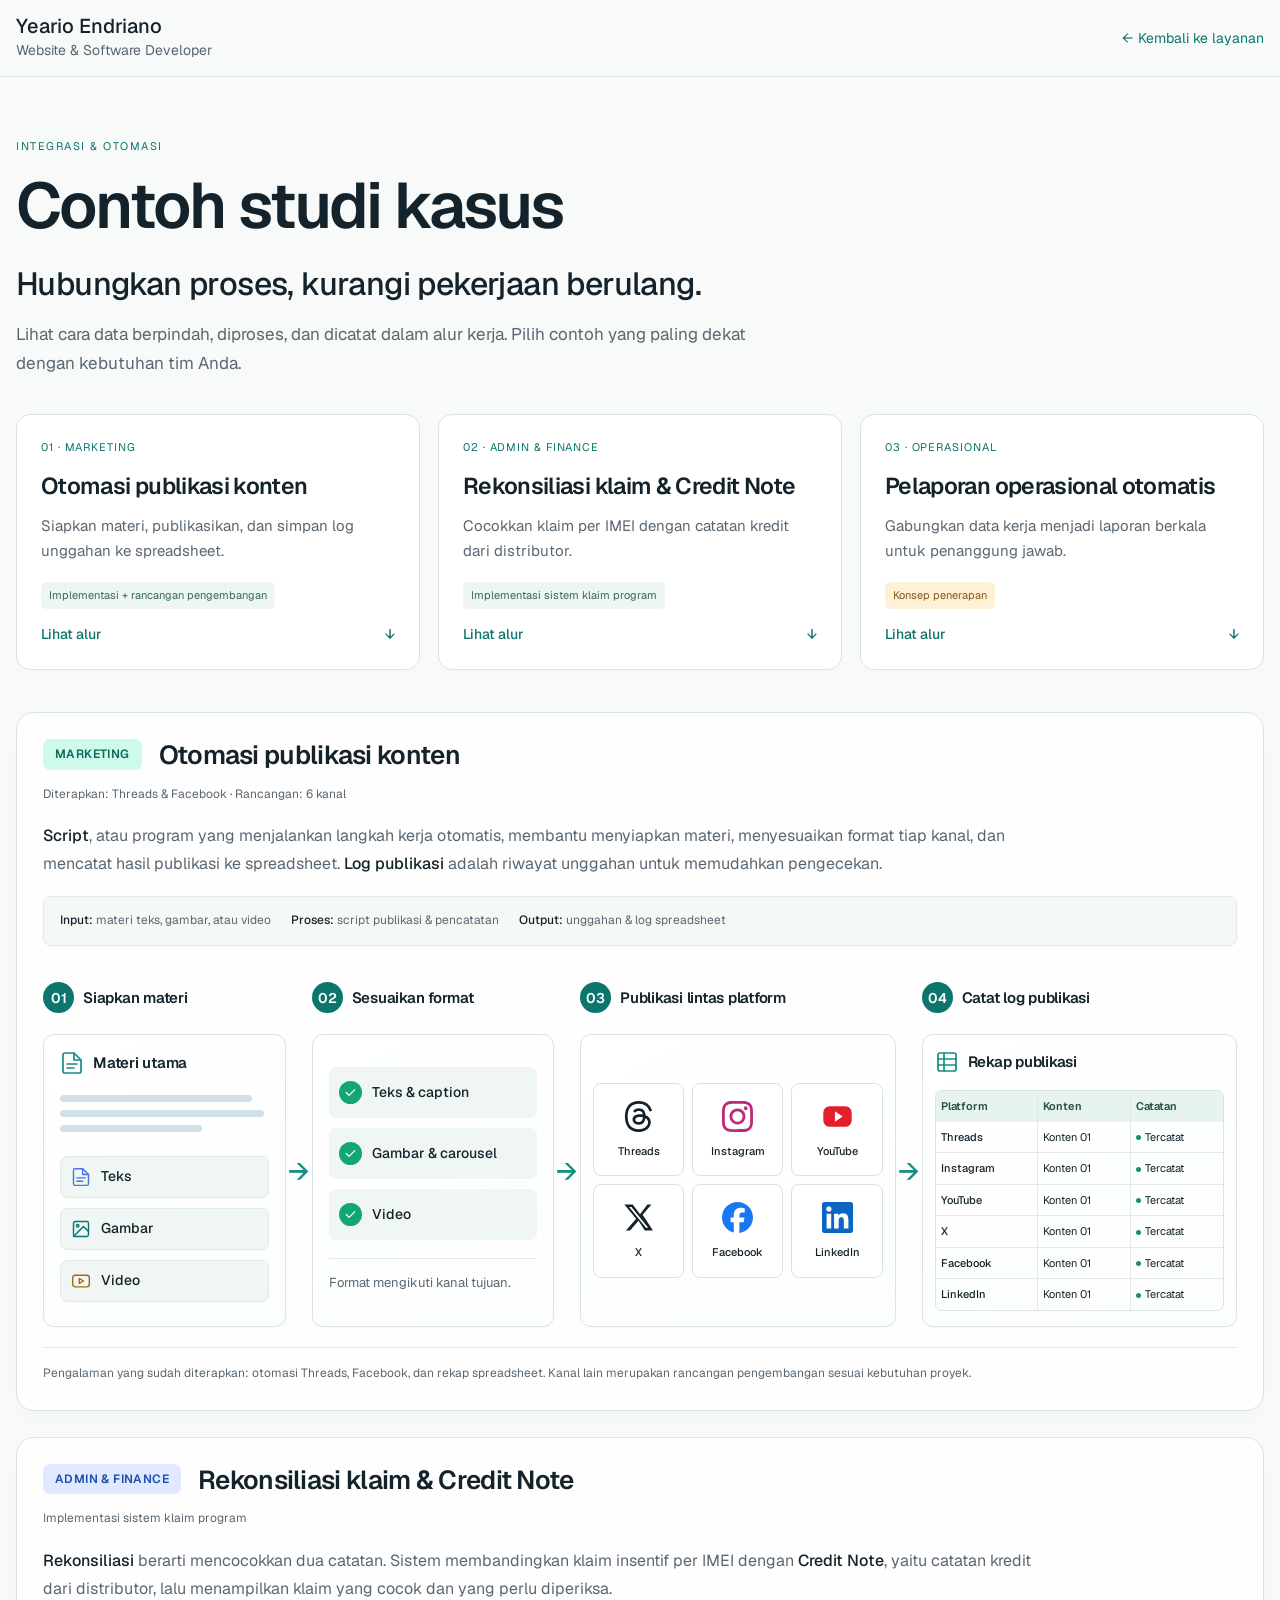
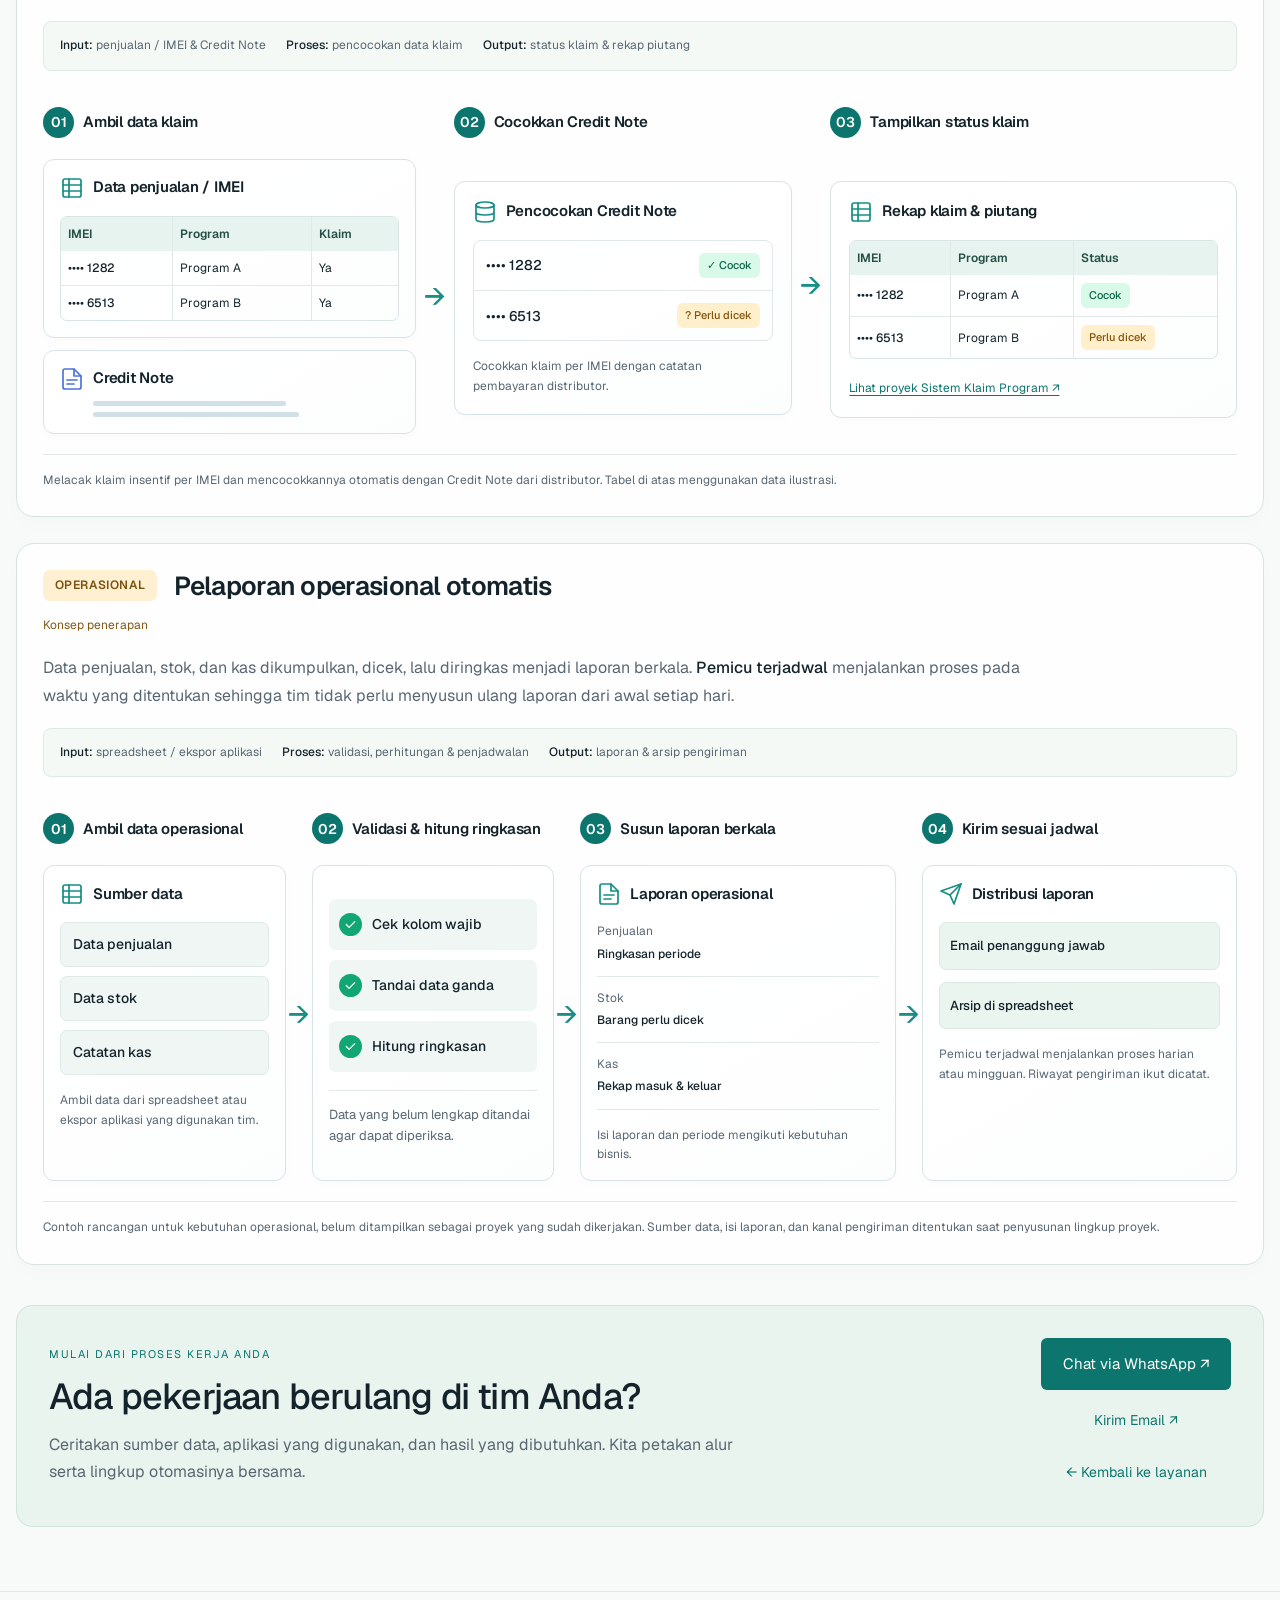
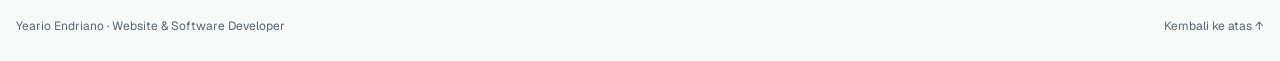
<file: studi-kasus.html>
<!doctype html>
<html lang="id">
<head>
  <meta charset="utf-8">
  <meta name="viewport" content="width=device-width, initial-scale=1">
  <meta name="description" content="Contoh studi kasus integrasi dan otomasi oleh Yeario Endriano: publikasi konten, rekonsiliasi klaim Credit Note, dan konsep laporan operasional otomatis.">
  <meta name="theme-color" content="#F7FAF8">
  <title>Studi Kasus Integrasi &amp; Otomasi — Yeario Endriano</title>
  <link rel="icon" type="image/svg+xml" href="assets/favicon.svg">
  <link rel="preload" href="assets/geist-400.ttf" as="font" type="font/ttf" crossorigin>
  <link rel="stylesheet" href="style.css">
  <link rel="stylesheet" href="design-update.css">
  <link rel="stylesheet" href="services-update.css">
  <link rel="stylesheet" href="case-studies.css">
</head>
<body class="case-studies-page" id="top">
  <a class="skip-link" href="#case-content">Lewati ke studi kasus</a>
  <header class="site-header case-site-header"><div class="container case-header-inner"><a class="identity" href="index.html">Yeario Endriano<span class="identity-caption">Website &amp; Software Developer</span></a><a class="case-back-link" href="index.html#services"><span aria-hidden="true">←</span> Kembali ke layanan</a></div></header>
  <main class="outer case-main" id="case-content">
    <div class="container">
      <div class="case-hero"><p class="eyebrow">INTEGRASI &amp; OTOMASI</p><h1>Contoh studi kasus</h1><p class="case-hero-lead">Hubungkan proses, kurangi pekerjaan berulang.</p><p class="case-hero-description">Lihat cara data berpindah, diproses, dan dicatat dalam alur kerja. Pilih contoh yang paling dekat dengan kebutuhan tim Anda.</p></div>
      <nav class="case-index" aria-label="Pilih contoh studi kasus">
        <a class="case-index-card" href="#otomasi-konten"><span class="case-index-kicker">01 · MARKETING</span><h2>Otomasi publikasi konten</h2><p>Siapkan materi, publikasikan, dan simpan log unggahan ke spreadsheet.</p><span class="case-index-status">Implementasi + rancangan pengembangan</span><span class="case-index-action">Lihat alur <span aria-hidden="true">↓</span></span></a>
        <a class="case-index-card" href="#rekonsiliasi-klaim"><span class="case-index-kicker">02 · ADMIN &amp; FINANCE</span><h2>Rekonsiliasi klaim &amp; Credit Note</h2><p>Cocokkan klaim per IMEI dengan catatan kredit dari distributor.</p><span class="case-index-status">Implementasi sistem klaim program</span><span class="case-index-action">Lihat alur <span aria-hidden="true">↓</span></span></a>
        <a class="case-index-card" href="#laporan-operasional"><span class="case-index-kicker">03 · OPERASIONAL</span><h2>Pelaporan operasional otomatis</h2><p>Gabungkan data kerja menjadi laporan berkala untuk penanggung jawab.</p><span class="case-index-status concept-status">Konsep penerapan</span><span class="case-index-action">Lihat alur <span aria-hidden="true">↓</span></span></a>
      </nav>
      <div class="case-detail-list"><section class="workflow-panel marketing-workflow case-study-section" aria-labelledby="marketing-workflow-title" id="otomasi-konten">
            <header class="workflow-panel-heading"><span class="workflow-kind marketing-kind">MARKETING</span><h2 id="marketing-workflow-title">Otomasi publikasi konten</h2><span class="workflow-scope">Diterapkan: Threads &amp; Facebook · Rancangan: 6 kanal</span></header>
            <div class="case-context"><p><strong>Script</strong>, atau program yang menjalankan langkah kerja otomatis, membantu menyiapkan materi, menyesuaikan format tiap kanal, dan mencatat hasil publikasi ke spreadsheet. <strong>Log publikasi</strong> adalah riwayat unggahan untuk memudahkan pengecekan.</p><div class="case-io"><span><strong>Input:</strong> materi teks, gambar, atau video</span><span><strong>Proses:</strong> script publikasi &amp; pencatatan</span><span><strong>Output:</strong> unggahan &amp; log spreadsheet</span></div></div><ol class="workflow-steps marketing-steps"><li class="workflow-step"><div class="workflow-step-heading"><span class="workflow-number" aria-hidden="true">01</span><h3>Siapkan materi</h3></div><div class="workflow-card material-card"><p class="workflow-card-title"><svg class="" viewbox="0 0 24 24" width="24" height="24" fill="none" stroke="currentColor" stroke-width="1.7" stroke-linecap="round" stroke-linejoin="round" aria-hidden="true" focusable="false"><path d="M14 2H5a2 2 0 0 0-2 2v16a2 2 0 0 0 2 2h14a2 2 0 0 0 2-2V9Z"></path><path d="M14 2v7h7M7 13h10M7 17h7"></path></svg>Materi utama</p><div class="document-lines" aria-hidden="true"><i></i><i></i><i></i></div><ul class="material-types"><li><svg class="" viewbox="0 0 24 24" width="24" height="24" fill="none" stroke="currentColor" stroke-width="1.7" stroke-linecap="round" stroke-linejoin="round" aria-hidden="true" focusable="false"><path d="M14 2H5a2 2 0 0 0-2 2v16a2 2 0 0 0 2 2h14a2 2 0 0 0 2-2V9Z"></path><path d="M14 2v7h7M7 13h10M7 17h7"></path></svg>Teks</li><li><svg class="" viewbox="0 0 24 24" width="24" height="24" fill="none" stroke="currentColor" stroke-width="1.7" stroke-linecap="round" stroke-linejoin="round" aria-hidden="true" focusable="false"><rect x="3" y="3" width="18" height="18" rx="2"></rect><circle cx="8" cy="8" r="1.5"></circle><path d="m21 15-6-6L3 21"></path></svg>Gambar</li><li><svg class="" viewbox="0 0 24 24" width="24" height="24" fill="none" stroke="currentColor" stroke-width="1.7" stroke-linecap="round" stroke-linejoin="round" aria-hidden="true" focusable="false"><rect x="2" y="5" width="20" height="14" rx="3"></rect><path d="m10 9 5 3-5 3Z"></path></svg>Video</li></ul></div></li><li class="workflow-step"><div class="workflow-step-heading"><span class="workflow-number" aria-hidden="true">02</span><h3>Sesuaikan format</h3></div><div class="workflow-card format-card"><ul class="format-list"><li><svg class="" viewbox="0 0 24 24" width="24" height="24" fill="none" stroke="currentColor" stroke-width="1.7" stroke-linecap="round" stroke-linejoin="round" aria-hidden="true" focusable="false"><path d="m6 12 4 4 8-8"></path></svg>Teks &amp; caption</li><li><svg class="" viewbox="0 0 24 24" width="24" height="24" fill="none" stroke="currentColor" stroke-width="1.7" stroke-linecap="round" stroke-linejoin="round" aria-hidden="true" focusable="false"><path d="m6 12 4 4 8-8"></path></svg>Gambar &amp; carousel</li><li><svg class="" viewbox="0 0 24 24" width="24" height="24" fill="none" stroke="currentColor" stroke-width="1.7" stroke-linecap="round" stroke-linejoin="round" aria-hidden="true" focusable="false"><path d="m6 12 4 4 8-8"></path></svg>Video</li></ul><p>Format mengikuti kanal tujuan.</p></div></li><li class="workflow-step"><div class="workflow-step-heading"><span class="workflow-number" aria-hidden="true">03</span><h3>Publikasi lintas platform</h3></div><div class="workflow-card channels-card"><ul class="channel-grid" aria-label="Enam kanal publikasi"><li class="channel channel-threads"><svg viewbox="0 0 24 24" width="22" height="22" fill="currentColor" aria-hidden="true" focusable="false"><path d="M12.186 24h-.007c-3.581-.024-6.334-1.205-8.184-3.509C2.35 18.44 1.5 15.586 1.472 12.01v-.017c.03-3.579.879-6.43 2.525-8.482C5.845 1.205 8.6.024 12.18 0h.014c2.746.02 5.043.725 6.826 2.098 1.677 1.29 2.858 3.13 3.509 5.467l-2.04.569c-1.104-3.96-3.898-5.984-8.304-6.015-2.91.022-5.11.936-6.54 2.717C4.307 6.504 3.616 8.914 3.589 12c.027 3.086.718 5.496 2.057 7.164 1.43 1.783 3.631 2.698 6.54 2.717 2.623-.02 4.358-.631 5.8-2.045 1.647-1.613 1.618-3.593 1.09-4.798-.31-.71-.873-1.3-1.634-1.75-.192 1.352-.622 2.446-1.284 3.272-.886 1.102-2.14 1.704-3.73 1.79-1.202.065-2.361-.218-3.259-.801-1.063-.689-1.685-1.74-1.752-2.964-.065-1.19.408-2.285 1.33-3.082.88-.76 2.119-1.207 3.583-1.291a13.853 13.853 0 0 1 3.02.142c-.126-.742-.375-1.332-.75-1.757-.513-.586-1.308-.883-2.359-.89h-.029c-.844 0-1.992.232-2.721 1.32L7.734 7.847c.98-1.454 2.568-2.256 4.478-2.256h.044c3.194.02 5.097 1.975 5.287 5.388.108.046.216.094.321.142 1.49.7 2.58 1.761 3.154 3.07.797 1.82.871 4.79-1.548 7.158-1.85 1.81-4.094 2.628-7.277 2.65Zm1.003-11.69c-.242 0-.487.007-.739.021-1.836.103-2.98.946-2.916 2.143.067 1.256 1.452 1.839 2.784 1.767 1.224-.065 2.818-.543 3.086-3.71a10.5 10.5 0 0 0-2.215-.221z"></path></svg><span>Threads</span></li><li class="channel channel-instagram"><svg viewbox="0 0 24 24" width="22" height="22" fill="currentColor" aria-hidden="true" focusable="false"><path d="M7.0301.084c-1.2768.0602-2.1487.264-2.911.5634-.7888.3075-1.4575.72-2.1228 1.3877-.6652.6677-1.075 1.3368-1.3802 2.127-.2954.7638-.4956 1.6365-.552 2.914-.0564 1.2775-.0689 1.6882-.0626 4.947.0062 3.2586.0206 3.6671.0825 4.9473.061 1.2765.264 2.1482.5635 2.9107.308.7889.72 1.4573 1.388 2.1228.6679.6655 1.3365 1.0743 2.1285 1.38.7632.295 1.6361.4961 2.9134.552 1.2773.056 1.6884.069 4.9462.0627 3.2578-.0062 3.668-.0207 4.9478-.0814 1.28-.0607 2.147-.2652 2.9098-.5633.7889-.3086 1.4578-.72 2.1228-1.3881.665-.6682 1.0745-1.3378 1.3795-2.1284.2957-.7632.4966-1.636.552-2.9124.056-1.2809.0692-1.6898.063-4.948-.0063-3.2583-.021-3.6668-.0817-4.9465-.0607-1.2797-.264-2.1487-.5633-2.9117-.3084-.7889-.72-1.4568-1.3876-2.1228C21.2982 1.33 20.628.9208 19.8378.6165 19.074.321 18.2017.1197 16.9244.0645 15.6471.0093 15.236-.005 11.977.0014 8.718.0076 8.31.0215 7.0301.0839m.1402 21.6932c-1.17-.0509-1.8053-.2453-2.2287-.408-.5606-.216-.96-.4771-1.3819-.895-.422-.4178-.6811-.8186-.9-1.378-.1644-.4234-.3624-1.058-.4171-2.228-.0595-1.2645-.072-1.6442-.079-4.848-.007-3.2037.0053-3.583.0607-4.848.05-1.169.2456-1.805.408-2.2282.216-.5613.4762-.96.895-1.3816.4188-.4217.8184-.6814 1.3783-.9003.423-.1651 1.0575-.3614 2.227-.4171 1.2655-.06 1.6447-.072 4.848-.079 3.2033-.007 3.5835.005 4.8495.0608 1.169.0508 1.8053.2445 2.228.408.5608.216.96.4754 1.3816.895.4217.4194.6816.8176.9005 1.3787.1653.4217.3617 1.056.4169 2.2263.0602 1.2655.0739 1.645.0796 4.848.0058 3.203-.0055 3.5834-.061 4.848-.051 1.17-.245 1.8055-.408 2.2294-.216.5604-.4763.96-.8954 1.3814-.419.4215-.8181.6811-1.3783.9-.4224.1649-1.0577.3617-2.2262.4174-1.2656.0595-1.6448.072-4.8493.079-3.2045.007-3.5825-.006-4.848-.0608M16.953 5.5864A1.44 1.44 0 1 0 18.39 4.144a1.44 1.44 0 0 0-1.437 1.4424M5.8385 12.012c.0067 3.4032 2.7706 6.1557 6.173 6.1493 3.4026-.0065 6.157-2.7701 6.1506-6.1733-.0065-3.4032-2.771-6.1565-6.174-6.1498-3.403.0067-6.156 2.771-6.1496 6.1738M8 12.0077a4 4 0 1 1 4.008 3.9921A3.9996 3.9996 0 0 1 8 12.0077"></path></svg><span>Instagram</span></li><li class="channel channel-youtube"><svg viewbox="0 0 24 24" width="24" height="24" aria-hidden="true" focusable="false"><rect x="1" y="4" width="22" height="16" rx="5" fill="currentColor"></rect><path d="m10 8 6 4-6 4Z" fill="white"></path></svg><span>YouTube</span></li><li class="channel channel-x"><svg viewbox="0 0 24 24" width="24" height="24" fill="currentColor" aria-hidden="true" focusable="false"><path d="M18.9 2H22l-6.8 7.8L23.2 22h-6.3L12 14.6 5.5 22H2.3l7.9-9L1 2h6.5l5.7 7.5L18.9 2ZM17.8 20h1.7L6.5 3.9H4.7Z"></path></svg><span>X</span></li><li class="channel channel-facebook"><svg viewbox="0 0 24 24" width="22" height="22" fill="currentColor" aria-hidden="true" focusable="false"><path d="M9.101 23.691v-7.98H6.627v-3.667h2.474v-1.58c0-4.085 1.848-5.978 5.858-5.978.401 0 .955.042 1.468.103a8.68 8.68 0 0 1 1.141.195v3.325a8.623 8.623 0 0 0-.653-.036 26.805 26.805 0 0 0-.733-.009c-.707 0-1.259.096-1.675.309a1.686 1.686 0 0 0-.679.622c-.258.42-.374.995-.374 1.752v1.297h3.919l-.386 2.103-.287 1.564h-3.246v8.245C19.396 23.238 24 18.179 24 12.044c0-6.627-5.373-12-12-12s-12 5.373-12 12c0 5.628 3.874 10.35 9.101 11.647Z"></path></svg><span>Facebook</span></li><li class="channel channel-linkedin"><svg viewbox="0 0 24 24" width="22" height="22" fill="currentColor" aria-hidden="true" focusable="false"><path d="M20.447 20.452h-3.554v-5.569c0-1.328-.027-3.037-1.852-3.037-1.853 0-2.136 1.445-2.136 2.939v5.667H9.351V9h3.414v1.561h.046c.477-.9 1.637-1.85 3.37-1.85 3.601 0 4.267 2.37 4.267 5.455v6.286zM5.337 7.433c-1.144 0-2.063-.926-2.063-2.065 0-1.138.92-2.063 2.063-2.063 1.14 0 2.064.925 2.064 2.063 0 1.139-.925 2.065-2.064 2.065zm1.782 13.019H3.555V9h3.564v11.452zM22.225 0H1.771C.792 0 0 .774 0 1.729v20.542C0 23.227.792 24 1.771 24h20.451C23.2 24 24 23.227 24 22.271V1.729C24 .774 23.2 0 22.222 0h.003z"></path></svg><span>LinkedIn</span></li></ul></div></li><li class="workflow-step"><div class="workflow-step-heading"><span class="workflow-number" aria-hidden="true">04</span><h3>Catat log publikasi</h3></div><div class="workflow-card recap-card"><p class="workflow-card-title"><svg class="" viewbox="0 0 24 24" width="24" height="24" fill="none" stroke="currentColor" stroke-width="1.7" stroke-linecap="round" stroke-linejoin="round" aria-hidden="true" focusable="false"><rect x="3" y="3" width="18" height="18" rx="2"></rect><path d="M3 9h18M3 15h18M9 3v18"></path></svg>Rekap publikasi</p><div class="workflow-table-wrap"><table class="workflow-table publication-table"><caption class="visually-hidden">Contoh rekap publikasi ke enam platform; data ilustrasi</caption><thead><tr><th scope="col">Platform</th><th scope="col">Konten</th><th scope="col">Catatan</th></tr></thead><tbody><tr><th scope="row">Threads</th><td>Konten 01</td><td><span class="record-dot" aria-hidden="true"></span>Tercatat</td></tr><tr><th scope="row">Instagram</th><td>Konten 01</td><td><span class="record-dot" aria-hidden="true"></span>Tercatat</td></tr><tr><th scope="row">YouTube</th><td>Konten 01</td><td><span class="record-dot" aria-hidden="true"></span>Tercatat</td></tr><tr><th scope="row">X</th><td>Konten 01</td><td><span class="record-dot" aria-hidden="true"></span>Tercatat</td></tr><tr><th scope="row">Facebook</th><td>Konten 01</td><td><span class="record-dot" aria-hidden="true"></span>Tercatat</td></tr><tr><th scope="row">LinkedIn</th><td>Konten 01</td><td><span class="record-dot" aria-hidden="true"></span>Tercatat</td></tr></tbody></table></div></div></li></ol>
            <p class="workflow-footnote">Pengalaman yang sudah diterapkan: otomasi Threads, Facebook, dan rekap spreadsheet. Kanal lain merupakan rancangan pengembangan sesuai kebutuhan proyek.</p>
          </section><section class="workflow-panel finance-workflow case-study-section" aria-labelledby="finance-workflow-title" id="rekonsiliasi-klaim">
            <header class="workflow-panel-heading"><span class="workflow-kind finance-kind">ADMIN &amp; FINANCE</span><h2 id="finance-workflow-title">Rekonsiliasi klaim &amp; Credit Note</h2><span class="workflow-scope">Implementasi sistem klaim program</span></header>
            <div class="case-context"><p><strong>Rekonsiliasi</strong> berarti mencocokkan dua catatan. Sistem membandingkan klaim insentif per IMEI dengan <strong>Credit Note</strong>, yaitu catatan kredit dari distributor, lalu menampilkan klaim yang cocok dan yang perlu diperiksa.</p><div class="case-io"><span><strong>Input:</strong> penjualan / IMEI &amp; Credit Note</span><span><strong>Proses:</strong> pencocokan data klaim</span><span><strong>Output:</strong> status klaim &amp; rekap piutang</span></div></div><ol class="workflow-steps finance-steps"><li class="workflow-step"><div class="workflow-step-heading"><span class="workflow-number" aria-hidden="true">01</span><h3>Ambil data klaim</h3></div><div class="claim-inputs"><div class="workflow-card"><p class="workflow-card-title"><svg class="" viewbox="0 0 24 24" width="24" height="24" fill="none" stroke="currentColor" stroke-width="1.7" stroke-linecap="round" stroke-linejoin="round" aria-hidden="true" focusable="false"><rect x="3" y="3" width="18" height="18" rx="2"></rect><path d="M3 9h18M3 15h18M9 3v18"></path></svg>Data penjualan / IMEI</p><div class="workflow-table-wrap"><table class="workflow-table"><caption class="visually-hidden">Data penjualan ilustrasi dengan IMEI disamarkan</caption><thead><tr><th scope="col">IMEI</th><th scope="col">Program</th><th scope="col">Klaim</th></tr></thead><tbody><tr><th scope="row">•••• 1282</th><td>Program A</td><td>Ya</td></tr><tr><th scope="row">•••• 6513</th><td>Program B</td><td>Ya</td></tr></tbody></table></div></div><div class="workflow-card credit-note-input"><p class="workflow-card-title"><svg class="" viewbox="0 0 24 24" width="24" height="24" fill="none" stroke="currentColor" stroke-width="1.7" stroke-linecap="round" stroke-linejoin="round" aria-hidden="true" focusable="false"><path d="M14 2H5a2 2 0 0 0-2 2v16a2 2 0 0 0 2 2h14a2 2 0 0 0 2-2V9Z"></path><path d="M14 2v7h7M7 13h10M7 17h7"></path></svg>Credit Note</p><div class="document-lines" aria-hidden="true"><i></i><i></i></div></div></div></li><li class="workflow-step"><div class="workflow-step-heading"><span class="workflow-number" aria-hidden="true">02</span><h3>Cocokkan Credit Note</h3></div><div class="workflow-card match-card"><p class="workflow-card-title"><svg class="" viewbox="0 0 24 24" width="24" height="24" fill="none" stroke="currentColor" stroke-width="1.7" stroke-linecap="round" stroke-linejoin="round" aria-hidden="true" focusable="false"><ellipse cx="12" cy="5" rx="9" ry="3"></ellipse><path d="M3 5v14c0 4 18 4 18 0V5M3 12c0 4 18 4 18 0"></path></svg>Pencocokan Credit Note</p><ul class="match-list"><li><span>•••• 1282</span><span class="match-status matched">✓ Cocok</span></li><li><span>•••• 6513</span><span class="match-status review">? Perlu dicek</span></li></ul><p class="workflow-hint">Cocokkan klaim per IMEI dengan catatan pembayaran distributor.</p></div></li><li class="workflow-step"><div class="workflow-step-heading"><span class="workflow-number" aria-hidden="true">03</span><h3>Tampilkan status klaim</h3></div><div class="workflow-card claims-recap"><p class="workflow-card-title"><svg class="" viewbox="0 0 24 24" width="24" height="24" fill="none" stroke="currentColor" stroke-width="1.7" stroke-linecap="round" stroke-linejoin="round" aria-hidden="true" focusable="false"><rect x="3" y="3" width="18" height="18" rx="2"></rect><path d="M3 9h18M3 15h18M9 3v18"></path></svg>Rekap klaim &amp; piutang</p><div class="workflow-table-wrap"><table class="workflow-table"><caption class="visually-hidden">Contoh status pencocokan klaim; data ilustrasi</caption><thead><tr><th scope="col">IMEI</th><th scope="col">Program</th><th scope="col">Status</th></tr></thead><tbody><tr><th scope="row">•••• 1282</th><td>Program A</td><td><span class="match-status matched">Cocok</span></td></tr><tr><th scope="row">•••• 6513</th><td>Program B</td><td><span class="match-status review">Perlu dicek</span></td></tr></tbody></table></div><a class="workflow-project-link" href="index.html#work">Lihat proyek Sistem Klaim Program ↗</a></div></li></ol>
            <p class="workflow-footnote">Melacak klaim insentif per IMEI dan mencocokkannya otomatis dengan Credit Note dari distributor. Tabel di atas menggunakan data ilustrasi.</p>
          </section><section class="workflow-panel operations-workflow case-study-section" id="laporan-operasional" aria-labelledby="reports-workflow-title">
  <header class="workflow-panel-heading"><span class="workflow-kind operations-kind">OPERASIONAL</span><h2 id="reports-workflow-title">Pelaporan operasional otomatis</h2><span class="workflow-scope concept-scope">Konsep penerapan</span></header>
  <div class="case-context"><p>Data penjualan, stok, dan kas dikumpulkan, dicek, lalu diringkas menjadi laporan berkala. <strong>Pemicu terjadwal</strong> menjalankan proses pada waktu yang ditentukan sehingga tim tidak perlu menyusun ulang laporan dari awal setiap hari.</p><div class="case-io"><span><strong>Input:</strong> spreadsheet / ekspor aplikasi</span><span><strong>Proses:</strong> validasi, perhitungan &amp; penjadwalan</span><span><strong>Output:</strong> laporan &amp; arsip pengiriman</span></div></div>
  <ol class="workflow-steps marketing-steps reporting-steps"><li class="workflow-step"><div class="workflow-step-heading"><span class="workflow-number" aria-hidden="true">01</span><h3>Ambil data operasional</h3></div><div class="workflow-card"><p class="workflow-card-title"><svg viewBox="0 0 24 24" width="24" height="24" fill="none" stroke="currentColor" stroke-width="1.7" stroke-linecap="round" stroke-linejoin="round" aria-hidden="true" focusable="false"><rect x="3" y="3" width="18" height="18" rx="2"/><path d="M3 9h18M3 15h18M9 3v18"/></svg>Sumber data</p><ul class="report-data-list"><li>Data penjualan</li><li>Data stok</li><li>Catatan kas</li></ul><p class="workflow-hint">Ambil data dari spreadsheet atau ekspor aplikasi yang digunakan tim.</p></div></li><li class="workflow-step"><div class="workflow-step-heading"><span class="workflow-number" aria-hidden="true">02</span><h3>Validasi & hitung ringkasan</h3></div><div class="workflow-card format-card"><ul class="format-list"><li><svg viewBox="0 0 24 24" width="24" height="24" fill="none" stroke="currentColor" stroke-width="1.7" stroke-linecap="round" stroke-linejoin="round" aria-hidden="true" focusable="false"><path d="m6 12 4 4 8-8"/></svg>Cek kolom wajib</li><li><svg viewBox="0 0 24 24" width="24" height="24" fill="none" stroke="currentColor" stroke-width="1.7" stroke-linecap="round" stroke-linejoin="round" aria-hidden="true" focusable="false"><path d="m6 12 4 4 8-8"/></svg>Tandai data ganda</li><li><svg viewBox="0 0 24 24" width="24" height="24" fill="none" stroke="currentColor" stroke-width="1.7" stroke-linecap="round" stroke-linejoin="round" aria-hidden="true" focusable="false"><path d="m6 12 4 4 8-8"/></svg>Hitung ringkasan</li></ul><p>Data yang belum lengkap ditandai agar dapat diperiksa.</p></div></li><li class="workflow-step"><div class="workflow-step-heading"><span class="workflow-number" aria-hidden="true">03</span><h3>Susun laporan berkala</h3></div><div class="workflow-card"><p class="workflow-card-title"><svg viewBox="0 0 24 24" width="24" height="24" fill="none" stroke="currentColor" stroke-width="1.7" stroke-linecap="round" stroke-linejoin="round" aria-hidden="true" focusable="false"><path d="M14 2H5a2 2 0 0 0-2 2v16a2 2 0 0 0 2 2h14a2 2 0 0 0 2-2V9Z"/><path d="M14 2v7h7M7 13h10M7 17h7"/></svg>Laporan operasional</p><ul class="report-output-list"><li><span>Penjualan</span><strong>Ringkasan periode</strong></li><li><span>Stok</span><strong>Barang perlu dicek</strong></li><li><span>Kas</span><strong>Rekap masuk &amp; keluar</strong></li></ul><p class="workflow-hint">Isi laporan dan periode mengikuti kebutuhan bisnis.</p></div></li><li class="workflow-step"><div class="workflow-step-heading"><span class="workflow-number" aria-hidden="true">04</span><h3>Kirim sesuai jadwal</h3></div><div class="workflow-card report-send-card"><p class="workflow-card-title"><svg viewBox="0 0 24 24" width="24" height="24" fill="none" stroke="currentColor" stroke-width="1.7" stroke-linecap="round" stroke-linejoin="round" aria-hidden="true" focusable="false"><path d="m22 2-7 20-4-9-9-4Z"/><path d="M22 2 11 13"/></svg>Distribusi laporan</p><div class="report-destination">Email penanggung jawab</div><div class="report-destination">Arsip di spreadsheet</div><p class="workflow-hint">Pemicu terjadwal menjalankan proses harian atau mingguan. Riwayat pengiriman ikut dicatat.</p></div></li></ol>
  <p class="workflow-footnote">Contoh rancangan untuk kebutuhan operasional, belum ditampilkan sebagai proyek yang sudah dikerjakan. Sumber data, isi laporan, dan kanal pengiriman ditentukan saat penyusunan lingkup proyek.</p>
</section></div>
      <div class="case-discussion"><div><p class="eyebrow">MULAI DARI PROSES KERJA ANDA</p><h2>Ada pekerjaan berulang di tim Anda?</h2><p>Ceritakan sumber data, aplikasi yang digunakan, dan hasil yang dibutuhkan. Kita petakan alur serta lingkup otomasinya bersama.</p></div><div class="case-discussion-actions"><a class="solid-link" data-contact-link="whatsapp" data-contact-topic="Integrasi &amp; Otomasi" href="https://wa.me/6285947502209?text=Halo%20Yeario%2C%0A%0ASaya%20ingin%20mendiskusikan%20kebutuhan%20digital%20untuk%20bisnis%20saya.%0A%0ATopik%20konsultasi%3A%20Integrasi%20%26%20Otomasi.%0A%0ASaya%20ingin%20menjelaskan%20kebutuhan%20dan%20kendala%20yang%20ingin%20dipermudah%20terlebih%20dahulu.%0A%0AApakah%20kita%20bisa%20berdiskusi%20mengenai%20solusi%20yang%20sesuai%20dan%20langkah%20selanjutnya%3F%0A%0ATerima%20kasih." target="_blank" rel="noopener noreferrer">Chat via WhatsApp ↗</a><a class="case-back-link" data-contact-link="email" data-contact-topic="Integrasi &amp; Otomasi" href="mailto:yearioendriano01@gmail.com?subject=Konsultasi%20Integrasi%20%26%20Otomasi&amp;body=Yth.%20Yeario%20Endriano%2C%0A%0ASaya%20ingin%20mendiskusikan%20kebutuhan%20digital%20untuk%20bisnis%20saya.%0A%0ATopik%20konsultasi%3A%20Integrasi%20%26%20Otomasi.%0A%0ASaya%20ingin%20menjelaskan%20kebutuhan%20dan%20kendala%20yang%20ingin%20dipermudah%20terlebih%20dahulu.%0A%0AApakah%20kita%20bisa%20berdiskusi%20mengenai%20solusi%20yang%20sesuai%20dan%20langkah%20selanjutnya%3F%0A%0ATerima%20kasih.">Kirim Email ↗</a><a class="case-back-link" href="index.html#services">← Kembali ke layanan</a></div></div>
    </div>
  </main>
  <footer class="outer case-footer"><div class="container"><a href="index.html">Yeario Endriano · Website &amp; Software Developer</a><a href="#top">Kembali ke atas ↑</a></div></footer>
  <script src="contact-message.js"></script>
</body>
</html>
</file>
<file: style.css>
@font-face{font-family:Geist;src:url("assets/geist-300.ttf") format('truetype');font-weight:300;font-style:normal;font-display:swap}
@font-face{font-family:Geist;src:url("assets/geist-400.ttf") format('truetype');font-weight:400;font-style:normal;font-display:swap}
@font-face{font-family:Geist;src:url("assets/geist-500.ttf") format('truetype');font-weight:500;font-style:normal;font-display:swap}
@font-face{font-family:Geist;src:url("assets/geist-600.ttf") format('truetype');font-weight:600;font-style:normal;font-display:swap}
:root{color-scheme:light;--ink:#111;--muted:#8b8f96;--line:#f0f1f3;--text-xs:14px;--text-sm:17px;--text-md:clamp(17px,1.6vw,20px);--text-lg:clamp(20px,1.8vw,24px);--text-xl:clamp(24px,2.2vw,28px);--text-2xl:clamp(36px,5.5vw,64px)}
*{box-sizing:border-box}html{scroll-behavior:smooth;scroll-padding-top:90px}body{margin:0;background:#fff;color:var(--ink);font-family:Geist,Arial,Helvetica,sans-serif;-webkit-font-smoothing:antialiased}a{color:inherit;text-decoration:none}button,textarea,select{font:inherit;color:inherit}button{cursor:pointer}button,a,input,textarea,select{outline-offset:5px}button:focus-visible,a:focus-visible,textarea:focus-visible,select:focus-visible{outline:2px solid #111}button{border:0;background:transparent;padding:0}button:disabled{cursor:default}img{display:block;max-width:100%}figure,p,h1,h2,h3{margin:0}.container{width:100%;max-width:1440px;margin-inline:auto}.outer{padding-inline:16px}.site-header{padding:16px;border-bottom:1px solid var(--line)}.header-grid{display:grid;grid-template-columns:1fr 1fr;gap:4px;align-items:end}.identity{display:flex;flex-direction:column;align-items:flex-start;font-size:var(--text-md);font-weight:500;line-height:1}.identity-caption{font-size:14px;line-height:20px;color:#9ca3af;font-weight:400;margin-top:4px}.navigation{display:flex;justify-content:flex-end;gap:20px;flex-shrink:0}.navigation a{font-size:var(--text-sm);line-height:1.5;color:#9ca3af;transition:color .2s}.navigation a:hover,.navigation a.active{color:var(--ink)}.scroll-header{position:fixed;inset:0 0 auto;z-index:20;background:#fff;border-bottom:1px solid var(--line);padding:16px;transform:translateY(-110%);transition:transform .3s ease}.scroll-header.visible{transform:translateY(0)}.scroll-header-inner{display:flex;align-items:center;justify-content:space-between;gap:20px}.hero{padding-top:16px;padding-bottom:8px}.hero-grid{display:grid;grid-template-columns:1fr 1fr;gap:4px;align-items:stretch}.hero-copy{display:flex;flex-direction:column;justify-content:flex-end;gap:40px;padding-block:64px;padding-right:35px}.hero h1{font-size:var(--text-2xl);font-weight:400;line-height:1;letter-spacing:-2.5px;max-width:540px;text-wrap:pretty}.hero-copy>p{max-width:540px;font-size:var(--text-md);line-height:1.625;color:#9ca3af}.portrait{aspect-ratio:1;position:relative;overflow:hidden;border-radius:8px;background:#f0efed}.portrait-placeholder{height:100%;width:100%;display:flex;flex-direction:column;justify-content:space-between;padding:32px;background:#e8e6e2;color:#3d3b38}.portrait-mark{font-size:clamp(130px,22vw,310px);line-height:1;letter-spacing:-.1em;font-weight:300;align-self:center;margin:auto;padding-right:.08em}.portrait-mark span{font-size:.6em}.portrait-caption{display:flex;justify-content:space-between;gap:15px;align-items:end;font-size:14px}.portrait-caption>span:last-child{color:#8d8984;font-size:12px}.portrait img{width:100%;height:100%;object-fit:cover;object-position:50% 100%}.hero-feature{padding-bottom:64px}.feature-frame{position:relative;aspect-ratio:2/1;border-radius:8px;overflow:hidden;background:#eee}.feature-frame>img{height:100%;width:100%;object-fit:cover}.concept-label{position:absolute;left:20px;bottom:18px;background:#ffffffc9;color:#555;border:1px solid #ffffff80;backdrop-filter:blur(8px);border-radius:20px;padding:6px 12px;font-size:11px}.section{padding-block:96px;border-top:1px solid var(--line)}.split-grid{display:grid;grid-template-columns:1fr 1fr;gap:4px}.section-title{font-size:var(--text-lg);font-weight:400;line-height:36.4px;letter-spacing:-.64px;align-self:start}.info-copy>p{font-size:var(--text-md);line-height:1.625;color:#6b7280}.underlined{display:inline-block;color:#9ca3af;font-size:var(--text-md);margin-top:16px;text-decoration:underline;text-underline-offset:4px;text-decoration-thickness:1px;line-height:1.5;transition:color .2s}.underlined:hover{color:#111}.section-heading{margin-bottom:32px}.service-grid{display:grid;grid-template-columns:repeat(4,minmax(0,1fr));gap:8px}.service-card{border:1px solid #e5e7eb;border-radius:8px;padding:24px;display:flex;flex-direction:column;gap:112px;justify-content:space-between}.service-number{font-size:var(--text-xs);color:#9ca3af;line-height:1.5}.service-card h3{font-size:var(--text-xl);font-weight:500;line-height:1.25;letter-spacing:-.6px}.service-intro{font-size:var(--text-sm);font-weight:500;line-height:1.4;margin-top:8px;margin-bottom:16px}.service-description{font-size:var(--text-sm);color:#9ca3af;line-height:1.625}.work-intro{margin-bottom:32px}.work-intro p{font-size:var(--text-sm);color:#6b7280;line-height:1.625}.work-intro .underlined{font-size:var(--text-sm)}.work-grid{display:grid;grid-template-columns:repeat(3,minmax(0,1fr));gap:8px}.work-card{display:block;text-align:left;min-width:0;align-self:start}.work-cover{width:100%;aspect-ratio:3/4;overflow:hidden;border-radius:8px;position:relative;margin-bottom:12px;background:#f3f4f6}.work-cover>img{width:100%;height:100%;object-fit:cover;transition:transform .5s ease}.work-card:hover .work-cover>img{transform:scale(1.02)}.work-card h3{font-size:var(--text-sm);font-weight:500;line-height:1.5}.work-card>p{font-size:var(--text-xs);color:#9ca3af;line-height:1.5;margin-top:2px}.work-card>p>span{float:right;margin-right:4px;opacity:0;transition:opacity .2s}.work-card:hover>p>span,.work-card:focus-visible>p>span{opacity:1}.exploration-grid{display:grid;grid-template-columns:1fr 1fr;grid-template-rows:1fr 1fr;gap:4px;background:white}.exploration-tile{overflow:hidden;position:relative;display:flex;flex-direction:column;justify-content:space-between;padding:20px;transition:filter .3s}.work-card:hover .exploration-tile{filter:brightness(.96)}.tile-one{background:#202021;color:#e9e9e9}.tile-one>span{font-size:clamp(40px,6vw,84px);font-weight:300;letter-spacing:-.08em}.tile-one small{font-size:9px;line-height:1.4;letter-spacing:1px}.tile-two{background:#e9eaec}.tile-two>span:last-child{font-size:clamp(20px,2.8vw,40px);line-height:1;letter-spacing:-1px;font-weight:400}.tiny-symbol{align-self:end;font-size:30px}.tile-three{background:#dfdfda;color:#45463f}.code-line{font-family:monospace;font-size:9px;opacity:.65}.tile-three>span:nth-child(2){font-size:clamp(16px,2.2vw,30px);letter-spacing:-1px;line-height:1.05}.tile-four{background:#d9e0e9;justify-content:flex-end}.tile-four>span{font-size:clamp(17px,2.5vw,34px);line-height:1;letter-spacing:-1px;position:relative}.tile-four small{font-size:7px;letter-spacing:1px;margin-top:20px}.tile-orbit{position:absolute;border:1px solid #b4bdca;border-radius:50%;width:160px;height:160px;right:-50px;top:-50px}.tile-orbit:after{content:'';position:absolute;inset:20px;border:1px solid #b4bdca;border-radius:50%}.expertise-strip{padding:80px 16px;border-top:1px solid var(--line);overflow:hidden}.expertise-strip>.container{display:flex;justify-content:space-around;gap:36px;align-items:center}.expertise-strip span{font-size:clamp(24px,3.8vw,52px);font-weight:500;letter-spacing:-1.8px;white-space:nowrap;color:#b7b9be}.contact{background:#f3f4f6;padding-top:64px;padding-bottom:48px}.contact-inner{display:flex;flex-direction:column;gap:256px}.contact h2,.contact-link{font-size:var(--text-2xl);font-weight:300;line-height:1.1;letter-spacing:-2.56px;text-align:left}.contact-link{color:#b2b2b2;transition:color .2s}.contact-link:hover{color:#111}.contact-link span{display:inline-block;font-size:.8em}.footer-bottom{display:flex;justify-content:space-between;align-items:end;gap:20px}.back-top{font-size:14px;color:#858a93;white-space:nowrap;line-height:2}.back-top:hover{color:#111}.detail-dialog{border:0;border-radius:12px;max-width:620px;width:calc(100% - 32px);max-height:85dvh;overflow:auto;padding:48px;color:#111;background:#fff}.detail-dialog::backdrop{background:#0006;backdrop-filter:blur(5px)}.close-dialog{position:absolute;right:20px;top:12px;font-size:32px;font-weight:300;color:#888;line-height:1}.close-dialog:hover{color:#111}.dialog-eyebrow{font-size:11px!important;letter-spacing:1.5px;color:#9ca3af!important;margin-bottom:28px}.detail-dialog h2{font-size:44px;line-height:1.05;font-weight:400;letter-spacing:-1.8px;margin-bottom:25px}.detail-dialog p{font-size:16px;line-height:1.65;color:#6b7280}.detail-dialog h3{font-size:20px;font-weight:400;letter-spacing:-.5px;margin-top:32px}.dialog-note{font-size:12px!important;color:#9ca3af!important;margin-top:24px}.detail-dialog .underlined{font-size:16px}.process-list{padding-left:20px;margin-top:24px}.process-list li{padding-left:10px;margin-bottom:20px;font-size:14px}.process-list strong{font-weight:500;display:block}.process-list span{display:block;color:#888;margin-top:4px;line-height:1.5}.project-features{padding-left:18px;color:#666;font-size:14px;line-height:2;margin-top:24px}.concept-options{margin-top:25px}.concept-options>button{width:100%;display:flex;justify-content:space-between;text-align:left;padding-block:18px;border-bottom:1px solid #e5e7eb;font-size:17px}.concept-options>button:hover{color:#9ca3af}#brief-form{margin-top:26px}#brief-form label{display:block;font-size:13px;margin-top:20px;margin-bottom:9px}#brief-form select,#brief-form textarea{border:1px solid #e5e7eb;border-radius:5px;background:#fafafa;padding:12px;width:100%;font-size:15px;line-height:1.5}#brief-form textarea{min-height:140px;resize:vertical}.primary-button{background:#111;color:#fff;border-radius:5px;padding:14px 20px;font-size:14px;margin-top:20px;transition:background .2s}.primary-button:hover{background:#444}.skip-link{position:absolute;top:-100px;left:16px;z-index:100;background:#111;color:#fff;padding:12px 20px;border-radius:5px}.skip-link:focus{top:16px}.reveal.is-waiting{opacity:0;transform:translateY(18px)}.reveal{transition:opacity .65s ease,transform .65s ease}.reveal.is-visible{opacity:1;transform:none}.hero-word{display:inline-block;animation:word-in .7s both;animation-delay:calc(var(--i)*40ms)}@keyframes word-in{from{opacity:0;transform:translateY(12px)}to{opacity:1;transform:translateY(0)}}
.work-card.live-project>p>span{opacity:1}.work-card .work-description{font-size:14px;line-height:1.625;color:#6b7280;margin-top:8px;max-width:420px}.mockup-cover{background:#f1f2f0}.mockup-cover>img{object-fit:contain}
.video-project{position:relative}.project-card-link{display:block}.project-card-link>p{font-size:var(--text-xs);color:#9ca3af;line-height:1.5;margin-top:2px}.project-card-link>p>span{float:right;margin-right:4px}.demo-cover>video{display:block;width:100%;height:100%;object-fit:contain}.demo-toggle{position:absolute;top:14px;right:14px;z-index:2;display:flex;align-items:center;gap:7px;border:1px solid #ffffffa0;border-radius:20px;padding:8px 12px;background:#ffffffd9;backdrop-filter:blur(8px);font-size:11px;line-height:1.2;color:#34342f;box-shadow:0 2px 10px #0000000d}.demo-toggle:hover{background:#fff}.demo-toggle[hidden]{display:none}.demo-toggle-icon{font-size:10px;width:10px;text-align:center}
@media(min-width:768px){.section-title{position:sticky;top:95px}}
@media(max-width:1100px) and (min-width:768px){.hero-copy{padding-right:24px;padding-block:35px;gap:26px}.hero h1{font-size:clamp(36px,5.1vw,58px)}.service-card{padding:20px}.service-intro,.service-description{font-size:15px}.service-card h3{font-size:23px}.portrait-caption{flex-direction:column;align-items:start;gap:5px}.contact-inner{gap:180px}}
@media(max-width:767px){html{scroll-padding-top:108px}.header-grid{grid-template-columns:1fr;gap:16px}.navigation{justify-content:flex-start;gap:16px}.identity{font-size:17px}.navigation a{font-size:17px}.hero-grid{grid-template-columns:1fr;gap:24px}.hero-copy{padding:16px 0;gap:24px}.hero h1{max-width:540px;letter-spacing:-1.6px;font-size:clamp(36px,7vw,52px)}.hero-copy>p{font-size:17px}.portrait{aspect-ratio:3/4}.portrait img{transform:scale(1.25);transform-origin:50% 80%}.portrait-mark{font-size:45vw}.portrait-caption{font-size:13px}.portrait-placeholder{padding:24px}.hero-feature{padding-bottom:40px}.feature-frame{aspect-ratio:1}.feature-frame>img{width:200%;max-width:none;transform:translateX(-25%)}.concept-label{left:12px;bottom:12px;font-size:10px}.section{padding-block:64px}.split-grid{grid-template-columns:1fr;gap:16px}.section-heading{margin-bottom:24px}.info-copy>p{font-size:17px}.service-grid{grid-template-columns:repeat(2,minmax(0,1fr))}.service-card{gap:90px}.work-intro{margin-bottom:24px}.work-grid{grid-template-columns:1fr;gap:28px}.work-card>p>span{opacity:1}.work-cover{aspect-ratio:3/4}.exploration-tile{padding:28px}.tile-one>span{font-size:23vw}.tile-two>span:last-child{font-size:10vw}.tile-three>span:nth-child(2){font-size:8vw}.tile-four>span{font-size:9vw}.tile-one small{font-size:12px}.tile-four small{font-size:9px}.code-line{font-size:12px}.expertise-strip{padding-block:64px}.expertise-strip>.container{display:grid;grid-template-columns:1fr 1fr;gap:24px}.expertise-strip span{font-size:32px;text-align:center;letter-spacing:-1.2px}.contact{padding-top:40px;padding-bottom:40px}.contact h2,.contact-link{font-size:clamp(34px,6vw,48px);letter-spacing:-1.7px}.contact-inner{gap:64px}.footer-bottom{flex-wrap:wrap;align-items:center}.scroll-header-inner{flex-direction:column;align-items:flex-start;gap:10px}.scroll-header .navigation a{font-size:15px}.detail-dialog{padding:36px 24px}.detail-dialog h2{font-size:36px}.back-top{font-size:12px}}
@media(max-width:479px){.service-grid{grid-template-columns:1fr}.service-card{gap:90px;padding:24px}.service-card h3{font-size:26px}.service-description{max-width:320px}.portrait-caption{flex-direction:column;align-items:start;gap:4px}.contact-link{font-size:32px}.footer-bottom{gap:28px}.feature-frame{border-radius:6px}}
@media(prefers-reduced-motion:reduce){html{scroll-behavior:auto}*,*::before,*::after{animation:none!important;transition:none!important}.reveal.is-waiting{opacity:1;transform:none}}

/* Product-led information architecture */
.hero-actions{display:flex;align-items:center;flex-wrap:wrap;gap:20px}.solid-link{display:inline-flex;align-items:center;justify-content:center;background:#111;color:#fff;border-radius:6px;padding:15px 22px;font-size:15px;line-height:1.5}.solid-link:hover{background:#383838}.text-link{font-size:15px;text-decoration:underline;text-underline-offset:5px}.hero-copy{gap:28px}.hero-copy>p,.service-description{color:#626872}.featured-product{display:grid;grid-template-columns:1fr 1fr;overflow:hidden;border:1px solid #e5e7eb;border-radius:8px;background:#fafbf9}.product-image{background:#e8eeea;max-height:530px}.product-image img{height:100%;width:100%;object-fit:contain}.product-copy{padding:clamp(24px,4vw,64px);align-self:center}.status-badge{display:inline-block;font-size:12px;padding:7px 11px;border:1px solid #d4dbd4;border-radius:30px;color:#425148;background:#f2f6f2;line-height:1.5}.product-copy h3,.utility-product h3{font-weight:500;font-size:clamp(25px,3vw,40px);letter-spacing:-1px;margin:24px 0 14px}.product-copy p,.utility-product p,.development-section p,.steps p,.faq-list p{font-size:16px;line-height:1.65;color:#626872}.product-lead{font-size:22px!important;color:#202522!important;margin-bottom:12px}.small-note{font-size:13px!important;line-height:1.6;color:#666e76;margin-top:18px}.product-copy .solid-link{margin-top:26px}.utility-product{display:grid;grid-template-columns:2fr 1fr;align-items:center;gap:32px;padding:32px 0;border-bottom:1px solid #e5e7eb}.utility-product h3{font-size:25px;margin:14px 0 8px}.development-section{background:#f5f5f1}.eyebrow{font-size:11px!important;letter-spacing:1.5px;margin-bottom:16px;color:#626872}.development-section h2{font-size:clamp(36px,5vw,64px);font-weight:400;letter-spacing:-2px}.development-section .status-badge{margin-top:22px}.service-grid{grid-template-columns:repeat(3,minmax(0,1fr))}.service-card{gap:64px}.steps{display:grid;grid-template-columns:repeat(4,minmax(0,1fr));list-style:none;padding:0;gap:28px;margin:32px 0 0}.steps li{border-top:1px solid #ccc;padding-top:20px}.steps span{font-size:13px;color:#626872}.steps h3{font-size:20px;font-weight:500;margin:28px 0 12px}.faq-list details{border-bottom:1px solid #ddd;padding:20px 0}.faq-list summary{cursor:pointer;line-height:1.5;font-size:18px}.faq-list p{margin-top:16px}.contact-description{max-width:550px;font-size:18px;line-height:1.65;color:#626872;margin:24px 0}.contact-inner{gap:100px}.underlined,.navigation a,.identity-caption{color:#656b73}.footer-bottom>span{font-size:15px}
@media(max-width:767px){.featured-product,.utility-product{grid-template-columns:1fr}.product-image{height:360px}.product-copy{padding:28px}.utility-product{gap:0}.service-grid{grid-template-columns:1fr}.steps{grid-template-columns:1fr 1fr;gap:28px 20px}.hero-actions{gap:16px}.hero-actions .solid-link{padding:13px 17px}.section{padding-block:56px}.navigation{gap:18px}.navigation a{font-size:15px}.contact-inner{gap:64px}.portrait{aspect-ratio:1}.portrait img{transform:none}}
@media(max-width:380px){.steps{grid-template-columns:1fr}.navigation{gap:12px}.navigation a{font-size:14px}}

.contact-actions{display:flex;align-items:center;gap:24px;flex-wrap:wrap}.whatsapp-send{margin-top:20px}.whatsapp-float{position:fixed;right:24px;bottom:24px;z-index:30;display:flex;align-items:center;gap:9px;padding:14px 19px;border-radius:40px;background:#176b45;color:white;box-shadow:0 4px 22px #0002;font-size:14px}.whatsapp-float:hover{background:#105535}.whatsapp-float:focus-visible{outline:3px solid #176b45}.footer-bottom{padding-bottom:55px}@media(max-width:767px){.whatsapp-float{right:16px;bottom:16px;padding:13px 17px}.detail-dialog{max-height:calc(100dvh - 32px)}.contact-actions{gap:20px}}

.pdf-product{margin-top:24px}.pdf-product .product-image{height:530px;max-height:none;background:#f8eae4}.pdf-product .product-image img{object-fit:contain}@media(max-width:767px){.pdf-product .product-image{height:360px}}
</file>
<file: design-update.css>
/* Approved palette: teal, cobalt and amber over a warm, light foundation. */
:root{--ink:#14232B;--muted:#596773;--line:#E1E8E7;--page:#F7FAF8;--teal:#168F84;--blue:#4C73DE;--amber:#E9AD4B;--action:#0C756E;--mint:#E6F4F0;--ice:#EAF0FF;--cream:#FBF0DE}
body{background:var(--page);color:var(--ink)}
.site-header,.scroll-header{background:var(--page);border-color:var(--line)}
a:focus-visible,button:focus-visible,textarea:focus-visible,select:focus-visible{outline-color:var(--action)}
.hero-copy>p,.service-description,.info-copy>p,.work-intro p,.product-copy p,.development-section p,.steps p,.faq-list p,.contact-description{color:var(--muted)}
.navigation a,.identity-caption,.underlined{color:#596773}
.navigation a:hover,.navigation a.active,.underlined:hover,.text-link:hover{color:var(--action)}
.solid-link,.primary-button,.contact-button{background:var(--action);color:#fff}
.solid-link:hover,.primary-button:hover,.contact-button:hover{background:#095D58}
.section{border-color:var(--line)}
.featured-product{background:#fff;border-color:var(--line)}
.featured-product+.featured-product{margin-top:24px}
.status-badge{background:var(--mint);color:#245951;border-color:#D0E5DF}
.product-lead{color:var(--ink)!important}
.development-section{background:#EFF5F2}
.kas-feature-grid{display:grid;grid-template-columns:repeat(2,minmax(0,1fr));grid-template-areas:"visual copy";align-items:stretch;gap:0;max-width:none}
.kas-feature-copy{grid-area:copy;min-width:0}
.kas-feature-copy h3{line-height:1.15}
.kas-feature-copy .product-lead{line-height:1.45;margin-bottom:14px}
.kas-feature-list{display:grid;grid-template-columns:repeat(2,minmax(0,1fr));gap:10px 18px;list-style:none;padding:0;margin:20px 0 0;font-size:15px;line-height:1.5;color:var(--ink)}
.kas-feature-list li{display:flex;align-items:center;gap:9px}
.kas-feature-list li::before{content:"";width:6px;height:6px;flex-shrink:0;border-radius:50%;background:var(--teal)}
.kas-feature-actions{display:flex;align-items:center;flex-wrap:wrap;gap:14px;margin-top:22px}
.kas-feature-actions .solid-link{gap:8px;margin-top:0}
.kas-feature-duration{font-size:13px;color:var(--muted)}
.kas-website-link{display:flex;align-items:center;gap:13px;padding:17px;margin-top:26px;border:1px solid #D6E3DE;border-radius:12px;background:#FFFFFFB3}
.kas-website-link:hover{border-color:var(--teal);background:#FFF}
.kas-website-icon{display:grid;place-items:center;flex-shrink:0;width:42px;height:42px;border-radius:9px;background:var(--ice);color:#3156BE}
.kas-website-link>span:nth-child(2){min-width:0}
.kas-website-link strong,.kas-website-link>span:nth-child(2)>span{display:block}
.kas-website-link strong{font-size:16px;font-weight:500;line-height:1.4}
.kas-website-link>span:nth-child(2)>span{font-size:13px;line-height:1.6;margin-top:3px;color:var(--muted)}
.kas-website-arrow{margin-left:auto;font-size:23px;color:var(--action)}
.kas-feature-visual{grid-area:visual;min-width:0;display:grid;align-self:stretch}
.kas-feature-preview{position:relative;display:grid;place-items:center;width:100%;padding:32px 24px 88px;border:0;border-radius:0;background:radial-gradient(ellipse at 86% 22%,#F7DFA55C,transparent 48%),linear-gradient(145deg,#E1EBFC,#F7FAF8);overflow:hidden}
.kas-feature-preview:focus-visible{outline:3px solid var(--action);outline-offset:-6px}
.kas-feature-preview>img{width:min(68%,224px);height:auto;border-radius:12% / 5.5%;filter:drop-shadow(0 16px 18px #14232B26)}
.kas-preview-play{position:absolute;bottom:22px;left:50%;transform:translateX(-50%);display:flex;align-items:center;gap:12px;padding:11px 17px 11px 11px;border:1px solid #E0E7EA;border-radius:40px;background:#FFF;box-shadow:0 8px 24px #14232B12;white-space:nowrap;text-align:left}
.kas-preview-play-icon{display:grid;place-items:center;width:42px;height:42px;border-radius:50%;background:var(--action);color:#FFF;flex-shrink:0}
.kas-feature-preview:hover .kas-preview-play-icon{background:#095D58}
.kas-preview-play strong,.kas-preview-play>span:last-child>span{display:block}
.kas-preview-play strong{font-size:14px;font-weight:500;line-height:1.4}
.kas-preview-play>span:last-child>span{font-size:11px;line-height:1.5;color:var(--muted);margin-top:2px}
@media(max-width:767px){.kas-feature-grid{grid-template-columns:1fr;grid-template-areas:"visual" "copy"}.kas-feature-preview{padding:24px 24px 88px}.kas-feature-preview>img{width:min(68%,184px)}}
@media(max-width:380px){.kas-feature-list{font-size:14px;gap:10px}.kas-website-link{padding:14px;gap:10px}}
.contact{background:#EDF4F1}
.contact h2,.development-section h2{color:var(--ink)}
.contact .eyebrow{color:var(--action)}
.small-note,.contact-description,.contact .small-note{color:var(--muted)}
.services-heading{align-items:center;margin-bottom:36px;gap:24px}
.services-heading h2,.process-heading h2{font-size:clamp(28px,3.2vw,44px);line-height:1.14;font-weight:500;letter-spacing:-1.5px;margin:0;color:var(--ink)}
.services-heading h2{border-left:5px solid var(--teal);padding-left:18px}
.services-heading>p{font-size:18px;line-height:1.6;max-width:570px}
.illustrated-services{gap:16px;align-items:stretch}
.illustrated-services .service-card{display:flex;flex-direction:column;justify-content:flex-start;gap:0;padding:24px;border:1px solid #DAE3E4;border-radius:12px;background:#fff;overflow:hidden;min-width:0}
.illustrated-services .service-number{position:relative;z-index:2;font-size:14px;line-height:1.5;color:var(--muted)}
.service-illustration{position:relative;display:grid;place-items:center;height:clamp(220px,25vw,340px);isolation:isolate;margin:8px -12px 20px}
.service-illustration::before{content:"";position:absolute;inset:12% 2% 7%;z-index:-1;border-radius:46% 54% 42% 58%;background:var(--ice)}
.service-operations .service-illustration::before{background:var(--mint);border-radius:58% 42% 52% 48%}
.service-integration .service-illustration::before{background:var(--cream);border-radius:44% 56% 58% 42%}
.service-illustration img{width:100%;height:100%;object-fit:contain;min-height:0}
.service-content{display:grid;grid-template-rows:minmax(2.5em,auto) minmax(3.1em,auto) auto;gap:14px;flex:1}
.illustrated-services .service-card h3{font-size:clamp(24px,2.2vw,31px);line-height:1.17;letter-spacing:-.9px;font-weight:500;color:var(--ink);margin:0;align-self:center;overflow-wrap:normal}
.illustrated-services .service-intro{font-size:17px;line-height:1.5;font-weight:500;color:var(--ink);margin:0}
.illustrated-services .service-description{font-size:16px;line-height:1.65;margin:0;max-width:none}
.services-contact{margin-top:26px}
.process-heading{gap:36px;margin-bottom:36px;align-items:start}
.process-heading p{font-size:18px;line-height:1.65}
.process-flow-wrap{--art-height:240px;position:relative}
.process-flow{display:grid;grid-template-columns:repeat(4,minmax(0,1fr));gap:28px;position:relative;list-style:none;padding:0;margin:0}
.process-flow .flow-step{--step-color:#0C756E;position:relative;min-width:0;padding:0;border:0}
.process-flow .build-step{--step-color:#3156BE}
.process-flow .delivery-step{--step-color:#956218}
.flow-art{height:var(--art-height);margin:0 0 48px;position:relative;display:grid;place-items:center;isolation:isolate}
.flow-art::before{content:"";position:absolute;z-index:-1;width:90%;aspect-ratio:1;border-radius:50%;max-width:240px;background:var(--mint)}
.scope-step .flow-art::before,.build-step .flow-art::before{background:var(--ice)}
.delivery-step .flow-art::before{background:var(--cream)}
.flow-art img{width:100%;height:100%;object-fit:contain;min-height:0}
.process-flow .flow-number{font-size:20px;line-height:1.4;font-weight:500;color:var(--step-color)}
.process-flow h3{font-size:clamp(21px,1.8vw,27px);line-height:1.25;font-weight:500;letter-spacing:-.65px;margin:14px 0 13px;color:var(--ink)}
.process-flow p{font-size:16px;line-height:1.65;color:var(--muted);margin:0;max-width:285px}
.process-connector{position:absolute;left:12.5%;width:75%;height:56px;top:calc(var(--art-height) - 5px);overflow:visible;pointer-events:none;z-index:1}
#work .work-grid{grid-template-columns:repeat(2,minmax(0,1fr));gap:40px 24px}
#work .work-cover{aspect-ratio:1;background:#F1F5F3}
#work .work-card h3{font-size:21px;line-height:1.3;font-weight:500;letter-spacing:-.5px}
#work .work-description{font-size:15px;line-height:1.65;max-width:600px;color:var(--muted);margin-top:10px}
#work .work-card>p,#work .project-card-link>p{color:var(--muted)}
.claims-project .work-cover{background:#F3F0EA}
.claims-project h3{max-width:620px}
.kaswarungku-app-project .work-cover{background:#11254F}
.claims-details{font-size:14px;margin-top:16px;color:var(--action)}
.demo-toggle{color:var(--ink);border-color:#DCE6E1;background:#FFFFFFEF;font-size:12px}
.claims-dialog{max-width:820px}
.app-demo-dialog{max-width:980px}
.app-demo-dialog h2{font-size:clamp(27px,3vw,38px);line-height:1.14}
.app-demo-dialog .full-project-demo{background:#11254F}
.app-demo-dialog>.underlined{margin-top:20px}
.claims-dialog h2{font-size:clamp(27px,3vw,38px);line-height:1.14}
.full-project-demo{display:block;width:100%;height:auto;max-height:62dvh;object-fit:contain;margin-top:24px;background:#F4F1EB;border-radius:8px}
@media(max-width:1100px) and (min-width:901px){.illustrated-services .service-card{padding:20px}.illustrated-services .service-card h3{font-size:24px}.service-content{gap:12px}.illustrated-services .service-intro,.illustrated-services .service-description{font-size:15px}.process-flow-wrap{--art-height:200px}.process-flow{gap:20px}.process-flow h3{font-size:21px}.process-flow p{font-size:15px}}
@media(max-width:900px){.illustrated-services{grid-template-columns:1fr}.illustrated-services .service-card{display:grid;grid-template-columns:minmax(190px,36%) minmax(0,1fr);column-gap:24px;padding:22px}.illustrated-services .service-number{grid-column:1 / -1;margin-bottom:0}.service-illustration{height:250px;grid-column:1;margin:0}.service-content{grid-column:2;grid-row:2;display:block;align-self:center}.illustrated-services .service-card h3{font-size:29px;margin-bottom:14px}.illustrated-services .service-intro{margin-bottom:16px}.process-heading{gap:24px}.process-flow-wrap{--art-height:130px}.process-connector{display:none}.process-flow{grid-template-columns:1fr;gap:30px;padding-left:35px}.process-flow::before{content:"";position:absolute;left:12px;top:60px;bottom:65px;width:2px;background:linear-gradient(var(--teal),var(--blue) 70%,var(--amber))}.process-flow .flow-step{display:grid;grid-template-columns:130px 1fr;column-gap:24px;align-items:start}.process-flow .flow-step::before{content:"";position:absolute;left:-28px;top:55px;width:12px;height:12px;border-radius:50%;background:var(--step-color);border:3px solid var(--page);box-sizing:border-box}.flow-art{grid-column:1;grid-row:1 / 4;height:130px;margin:0}.flow-art::before{max-width:120px}.process-flow .flow-number,.process-flow h3,.process-flow p{grid-column:2}.process-flow .flow-number{font-size:15px;margin-top:7px}.process-flow h3{font-size:25px;margin:5px 0 10px}.process-flow p{max-width:100%;font-size:16px}}
@media(max-width:767px){.services-heading,.process-heading{grid-template-columns:1fr;gap:18px;margin-bottom:28px}.services-heading h2,.process-heading h2{font-size:32px;letter-spacing:-1px}.services-heading>p,.process-heading p{font-size:16px}.illustrated-services .service-card{display:flex;padding:22px}.illustrated-services .service-number{margin:0}.service-illustration{height:280px;margin:6px -6px 22px;align-self:stretch}.service-content{display:block;align-self:stretch}.illustrated-services .service-card h3{font-size:29px;line-height:1.18;margin-bottom:14px}.illustrated-services .service-intro{font-size:17px;margin-bottom:16px}.illustrated-services .service-description{font-size:16px}.process-flow{padding-left:28px;gap:32px}.process-flow::before{left:8px}.process-flow .flow-step{grid-template-columns:90px minmax(0,1fr);column-gap:15px}.process-flow .flow-step::before{left:-25px}.flow-art{height:110px}.flow-art::before{max-width:100px}.process-flow h3{font-size:22px}.process-flow p{font-size:14px;line-height:1.6}.process-flow .flow-number{margin-top:3px;font-size:14px}#work .work-grid{grid-template-columns:1fr;gap:34px}#work .work-card h3{font-size:21px}.demo-toggle{top:12px;right:12px}.full-project-demo{max-height:58dvh}.claims-dialog{padding:36px 20px}}
@media(max-width:380px){.service-illustration{height:240px}.illustrated-services .service-card{padding:18px}.illustrated-services .service-card h3{font-size:27px}.process-flow .flow-step{grid-template-columns:75px minmax(0,1fr);column-gap:12px}.flow-art{height:98px}.process-flow h3{font-size:20px}.process-flow::before{bottom:85px}}
.service-content{display:block}.illustrated-services .service-card h3{min-height:2.34em;display:flex;align-items:center;margin-bottom:14px}.illustrated-services .service-intro{min-height:3em;margin-bottom:14px}.process-connector{left:calc((100% - 84px)/8);width:calc(75% + 21px)}
@media(max-width:1100px) and (min-width:901px){.process-connector{left:calc((100% - 60px)/8);width:calc(75% + 15px)}}
@media(max-width:900px){.illustrated-services .service-card h3{min-height:0}.illustrated-services .service-intro{min-height:0}}

.faq-section{padding-block:72px}
.faq-layout{display:grid;grid-template-columns:minmax(0,.72fr) minmax(0,1.28fr);grid-template-areas:"heading questions" "contact questions";grid-template-rows:auto 1fr;align-items:start;column-gap:clamp(32px,5vw,64px);row-gap:28px;max-width:1200px}
.faq-heading{grid-area:heading;min-width:0}
.faq-heading .eyebrow{color:var(--action)}
.faq-heading h2{font-size:clamp(36px,4vw,48px);line-height:1.12;letter-spacing:-1.6px;font-weight:500;max-width:300px;margin-bottom:18px}
.faq-heading>p:last-child{font-size:16px;line-height:1.7;color:var(--muted);max-width:350px}
.faq-section .faq-list{grid-area:questions;display:grid;gap:12px;min-width:0}
.faq-section .faq-list details{padding:0;border:1px solid var(--line);border-radius:12px;background:#FFFFFFC9;overflow:hidden;transition:border-color .25s ease,background-color .25s ease,box-shadow .25s ease}
.faq-section .faq-list details[open]:not([data-expanded="false"]){border-color:#A8CFC5;background:#FFF;box-shadow:0 4px 20px #14232B04}
.faq-section .faq-list summary{display:flex;align-items:center;gap:14px;padding:20px 22px;list-style:none;cursor:pointer}
.faq-section .faq-list summary::-webkit-details-marker{display:none}
.faq-section .faq-list summary::marker{content:""}
.faq-section .faq-list summary:focus-visible{outline:2px solid var(--action);outline-offset:-4px;border-radius:12px}
.faq-number{display:grid;place-items:center;width:28px;height:28px;flex-shrink:0;border-radius:8px;background:var(--mint);font-size:11px;font-weight:500;line-height:1;color:var(--action);transition:background-color .25s ease,color .25s ease}
.faq-question{flex:1;min-width:0;font-size:18px;font-weight:500;line-height:1.5;color:var(--ink)}
.faq-toggle{position:relative;width:28px;height:28px;flex-shrink:0;border-radius:50%;background:#F0F5F2;color:var(--action)}
.faq-toggle::before,.faq-toggle::after{content:"";position:absolute;left:50%;top:50%;width:11px;height:1.5px;border-radius:2px;background:currentColor;transform:translate(-50%,-50%)}
.faq-toggle::after{transform:translate(-50%,-50%) rotate(90deg);transition:transform .25s ease,opacity .25s ease}
.faq-list details[open]:not([data-expanded="false"]) .faq-toggle::after{transform:translate(-50%,-50%) rotate(0deg);opacity:0}
.faq-list details[open]:not([data-expanded="false"]) .faq-number{background:var(--action);color:#FFF}
.faq-answer{overflow:hidden}
.faq-section .faq-list p{padding:0 22px 22px 64px;margin:0;font-size:15px;line-height:1.75;color:var(--muted)}
.faq-section .faq-list p a{color:var(--action);text-decoration:underline;text-underline-offset:3px}
.faq-contact{grid-area:contact;padding:22px;border:1px solid #D3E5DD;border-radius:14px;background:linear-gradient(135deg,#E6F4F0,#F8F8EE)}
.faq-contact-heading{display:flex;align-items:center;gap:12px}
.faq-contact-icon{display:grid;place-items:center;width:38px;height:38px;flex-shrink:0;border-radius:10px;background:#FFF;color:var(--action)}
.faq-contact h3{font-size:18px;font-weight:500;line-height:1.4;letter-spacing:-.3px}
.faq-contact p{font-size:14px;line-height:1.65;color:var(--muted);margin-top:14px}
.faq-contact .solid-link{font-size:14px;padding:12px 16px;margin-top:18px}
@media(max-width:900px){.faq-section{padding-block:56px}.faq-layout{grid-template-columns:1fr;grid-template-areas:"heading" "questions" "contact";grid-template-rows:auto;gap:26px;max-width:680px}.faq-heading h2{font-size:38px;max-width:none;margin-bottom:14px}.faq-heading>p:last-child{max-width:560px}.faq-contact{margin-top:2px}}
@media(max-width:480px){.faq-section .faq-list summary{gap:10px;padding:18px 16px}.faq-question{font-size:16px}.faq-number{width:25px;height:25px}.faq-toggle{width:25px;height:25px}.faq-section .faq-list p{padding:0 18px 20px;font-size:14px}.faq-contact{padding:20px}.faq-heading h2{font-size:36px}}
@media(prefers-reduced-motion:reduce){.faq-section .faq-list details,.faq-number,.faq-toggle::after{transition:none}}

.about-section{padding-block:72px;background:#F1F6F3}
.about-layout{display:grid;grid-template-columns:minmax(280px,420px) minmax(0,1fr);grid-template-areas:"profile copy";align-items:center;gap:clamp(32px,5vw,72px);max-width:1200px}
.about-copy{grid-area:copy;min-width:0}
.about-copy .eyebrow{color:var(--action)}
.about-copy h2{font-size:clamp(36px,3.6vw,46px);line-height:1.14;letter-spacing:-1.5px;font-weight:500;margin-bottom:18px}
.about-copy .about-lead{font-size:22px;line-height:1.45;font-weight:500;color:var(--ink);max-width:620px;margin-bottom:18px}
.about-body{font-size:16px;line-height:1.75;color:var(--muted);max-width:690px}
.about-body+.about-body{margin-top:14px}
.about-body strong{font-weight:500;color:var(--ink)}
.about-focus{display:flex;flex-wrap:wrap;gap:8px;list-style:none;padding:0;margin:22px 0 0}
.about-focus li{padding:8px 12px;border:1px solid #D2E5DD;border-radius:24px;background:var(--mint);color:#245951;font-size:12px;line-height:1.4}
.about-focus li:nth-child(2){background:var(--ice);border-color:#D9E2F7;color:#3156BE}
.about-focus li:nth-child(3){background:var(--cream);border-color:#EEDFC4;color:#805A1D}
.about-actions{display:flex;align-items:center;flex-wrap:wrap;gap:18px;margin-top:26px}
.about-actions .text-link{font-size:14px;color:var(--action)}
.about-profile{grid-area:profile;border:1px solid #DCE6DF;border-radius:16px;overflow:hidden;background:#FFF;box-shadow:0 10px 36px #14232B06}
.about-profile-photo{position:relative;aspect-ratio:1;overflow:hidden;background:#E8E5DF}
.about-profile-photo img{width:100%;height:100%;object-fit:contain;object-position:center}
.about-profile figcaption{padding:24px}
.about-profile-name,.about-profile-role{display:block}
.about-profile-name{font-size:24px;font-weight:500;letter-spacing:-.6px;line-height:1.2}
.about-profile-role{font-size:14px;line-height:1.5;color:var(--muted);margin-top:7px}
.about-profile-education{display:inline-block;font-size:12px;line-height:1.5;color:#245951;background:var(--mint);border:1px solid #D2E5DD;border-radius:20px;padding:6px 10px;margin-top:14px}
@media(max-width:900px){.about-section{padding-block:56px}.about-layout{grid-template-columns:1fr;grid-template-areas:"copy" "profile";gap:32px;max-width:680px}.about-copy h2{font-size:38px}.about-profile{width:100%;max-width:440px;justify-self:center}}
@media(max-width:480px){.about-copy h2{font-size:36px}.about-copy .about-lead{font-size:20px}.about-profile figcaption{padding:22px}.about-actions .solid-link{font-size:14px}}

.navigation{flex-wrap:wrap}
.navigation a{white-space:nowrap}
.hero-copy{gap:24px}
.hero-copy>.eyebrow{margin-bottom:0;color:var(--action);line-height:1.5}
.process-contact{display:inline-flex;margin-top:28px;color:var(--action)}

.contact-social-block{margin-top:24px}
.contact-social-label{font-size:13px;line-height:1.5;color:var(--muted);margin-bottom:12px}
.social-links{display:flex;flex-wrap:wrap;gap:10px;list-style:none;margin:0;padding:0}
.social-links li{display:block}
.social-icon-link{display:grid;place-items:center;width:44px;height:44px;border:1px solid #D2E3DB;border-radius:12px;background:#FFF;color:#245951;transition:background-color .18s ease,border-color .18s ease,color .18s ease,transform .18s ease}
.social-icon-link:hover{background:var(--action);border-color:var(--action);color:#FFF;transform:translateY(-2px)}
.social-icon-link:focus-visible{outline:2px solid var(--action);outline-offset:4px}
@media(max-width:480px){.contact-social-block{margin-top:22px}}
@media(prefers-reduced-motion:reduce){.social-icon-link{transition:none}.social-icon-link:hover{transform:none}}

/* Shared introductory message for WhatsApp and email. */
.contact-dialog{max-width:660px}
.contact-form-row{display:grid;grid-template-columns:repeat(2,minmax(0,1fr));gap:16px}
#brief-form input{width:100%;min-width:0;border:1px solid #DCE5E1;border-radius:5px;background:#FAFCFB;color:var(--ink);font:inherit;font-size:15px;line-height:1.5;padding:12px}
#brief-form input:focus-visible{outline:2px solid var(--action);outline-offset:3px}
#brief-form textarea{min-height:112px}
.contact-draft-preview{margin-top:18px;border:1px solid #DAE7E0;border-radius:8px;background:#F5F9F6}
.contact-draft-preview summary{padding:12px 14px;font-size:13px;line-height:1.5;color:var(--action);cursor:pointer}
.contact-draft-preview #contact-draft{padding:0 14px 16px;margin:0;white-space:pre-wrap;overflow-wrap:anywhere;font-size:13px;line-height:1.7;color:var(--muted)}
.contact-channel-actions{display:flex;align-items:stretch;flex-wrap:wrap;gap:12px;margin-top:20px}
.contact-channel-actions .whatsapp-send{margin:0;flex:1;white-space:nowrap}
.contact-email-send{display:inline-flex;flex:1;justify-content:center;align-items:center;padding:14px 18px;border:1px solid var(--action);border-radius:6px;color:var(--action);font-size:15px;line-height:1.5;white-space:nowrap}
.contact-email-send:hover{background:var(--mint)}
.contact-dialog .dialog-note{margin-top:14px}
@media(max-width:480px){.contact-form-row{grid-template-columns:1fr;gap:0}.contact-channel-actions{gap:10px}.contact-channel-actions a{font-size:14px;padding:13px 15px}}

.about-facts{display:grid;grid-template-columns:repeat(3,minmax(0,1fr));gap:10px;list-style:none;padding:0;margin:24px 0 0;max-width:690px}.about-facts li{padding:14px 16px;border:1px solid #D2E5DD;border-radius:12px;background:#FFF}.about-facts strong{display:block;font-size:18px;font-weight:500;line-height:1.3;color:var(--ink)}.about-facts span{display:block;font-size:13px;line-height:1.5;color:var(--muted);margin-top:4px}@media(max-width:480px){.about-facts{grid-template-columns:1fr}}
</file>
<file: services-update.css>
/* Concrete project previews and the approved marketing + finance flows. */
.visually-hidden{position:absolute;width:1px;height:1px;padding:0;margin:-1px;overflow:hidden;clip-path:inset(50%);white-space:nowrap;border:0}
.concrete-services-heading{display:flex;justify-content:space-between;align-items:flex-end;gap:32px}
.concrete-services-heading .eyebrow{margin:0 0 14px;font-size:12px;letter-spacing:1.7px;color:var(--action)}
.concrete-services-heading h2{border:0;padding:0;font-size:clamp(36px,4vw,52px);font-weight:600;letter-spacing:-1.7px}
.concrete-services-heading>p{max-width:480px;font-size:17px;line-height:1.65}
.concrete-services{grid-template-columns:repeat(3,minmax(0,1fr));gap:18px;align-items:stretch}
.concrete-services .service-card{display:flex;flex-direction:column;justify-content:flex-start;min-width:0;padding:22px;gap:0;border-radius:18px;background:#fff;border-color:#D7E4E1;box-shadow:0 8px 20px #14232B04}
.service-card-heading{min-height:116px}
.concrete-services .service-number{display:block;font-size:13px;color:var(--muted);margin-bottom:12px}
.concrete-services h3{font-size:clamp(23px,2.1vw,30px);line-height:1.15;letter-spacing:-.85px;font-weight:600}
.service-preview{--service-preview-height:340px;position:relative;display:flex;flex-direction:column;justify-content:center;align-items:center;height:var(--service-preview-height);min-width:0;padding:22px 16px 36px;border-radius:13px;overflow:hidden;margin:8px -8px 25px;background:var(--ice)}
.service-preview figcaption{position:absolute;inset:auto 10px 11px;text-align:center;font-size:10px;line-height:1.4;color:#4B5D6E}
.service-browser{width:min(100%,calc((var(--service-preview-height) - 90px)*1.142857));overflow:hidden;border:1px solid #B9C6D5;border-radius:9px;background:#fff;box-shadow:0 10px 20px #14232B25}
.service-browser-bar{display:flex;align-items:center;justify-content:space-between;gap:8px;min-height:23px;padding:5px 8px;font-size:8px;background:#F3F4F6;border-bottom:1px solid #DFE3E9;color:#47515C}
.browser-dots{display:flex;gap:3px}
.browser-dots i{width:5px;height:5px;border-radius:50%;background:#F16A61}
.browser-dots i:nth-child(2){background:#EAB752}
.browser-dots i:nth-child(3){background:#4CBA7D}
.service-browser>img{width:100%;height:auto}
.operations-preview{background:var(--mint);padding:20px 22px 36px}
.service-phones{display:grid;grid-template-columns:1fr 1fr;align-items:start;gap:18px;width:100%;height:100%;max-width:320px}
.service-phones>div{display:flex;flex-direction:column;align-items:center;gap:7px;min-width:0;min-height:0;height:100%}
.service-phones img{width:auto;max-width:100%;height:calc(100% - 28px);object-fit:contain;border-radius:12% / 5.5%;filter:drop-shadow(0 7px 7px #14232B20)}
.service-phones span{padding:3px 9px;border-radius:20px;background:#D3E3FF;color:#234D9F;font-size:10px;font-weight:500}
.integration-preview{background:var(--cream);gap:18px;padding:24px 16px 20px}
.mini-workflow{width:100%;background:#FFFFFFE6;border:1px solid #E5DDCB;border-radius:12px;padding:18px 10px;box-shadow:0 7px 18px #14232B0D}
.mini-workflow-label{display:block;font-size:9px;letter-spacing:1px;text-align:center;color:#66716C;margin-bottom:20px}
.mini-workflow-path{display:flex;align-items:center;justify-content:space-between;gap:5px}
.mini-workflow-path>span{display:flex;flex:1;min-width:0;flex-direction:column;align-items:center;gap:10px;text-align:center;font-size:11px;font-weight:500;line-height:1.4}
.mini-workflow-path svg{box-sizing:content-box;width:24px;height:24px;padding:13px;background:var(--mint);color:var(--action);border-radius:12px}
.mini-workflow-path>span:last-child svg{background:var(--ice);color:#3156BE}
.mini-workflow-path>b{font-weight:400;font-size:20px;color:var(--action);margin-top:-25px}
.mini-use-cases{display:flex;flex-wrap:wrap;justify-content:center;gap:7px;padding-top:20px;margin-top:20px;border-top:1px solid var(--line)}
.mini-use-cases span{font-size:10px;line-height:1.4;padding:5px 8px;background:#F6F8F6;color:#4B5F5A;border-radius:5px}
.preview-flow-link{font-size:12px;font-weight:500;color:var(--action);text-decoration:underline;text-underline-offset:3px;text-align:center}
.concrete-services .service-content{display:block;flex:1}
.concrete-services .service-intro{font-size:21px;font-weight:600;line-height:1.3;letter-spacing:-.4px;margin:0 0 10px;color:var(--ink)}
.concrete-services .service-description{font-size:16px;line-height:1.65;margin:0;color:var(--muted)}
.service-discuss{display:inline-flex;align-items:center;align-self:flex-start;min-height:44px;margin-top:17px;color:var(--action);font-weight:500;font-size:16px;line-height:1.5;text-decoration:underline;text-decoration-thickness:1px;text-underline-offset:5px;text-align:left}
.service-discuss:hover,.preview-flow-link:hover{color:#095D58}
.automation-examples{margin-top:64px;scroll-margin-top:110px}
.automation-heading{max-width:950px;margin-bottom:28px}
.automation-heading .eyebrow{font-size:12px;color:var(--action);letter-spacing:1.7px;margin-bottom:13px}
.automation-heading h3{font-size:clamp(28px,3vw,41px);line-height:1.2;font-weight:600;letter-spacing:-1.2px;max-width:860px;margin-bottom:13px}
.automation-heading>p:last-child{color:var(--muted);font-size:17px;line-height:1.65}
.workflow-panel{padding:26px;border:1px solid #D7E4E1;border-radius:18px;background:#FFFFFFD9;box-shadow:0 8px 20px #14232B04;min-width:0}
.workflow-panel+.workflow-panel{margin-top:22px}
.workflow-panel-heading{display:flex;align-items:center;flex-wrap:wrap;gap:12px 18px;margin-bottom:26px}
.workflow-kind{display:inline-block;flex-shrink:0;border-radius:7px;padding:7px 12px;font-size:12px;font-weight:600;letter-spacing:.4px;line-height:1.4}
.marketing-kind{background:#CEFAEB;color:#0C6A5D}
.finance-kind{background:#DFE9FF;color:#214FAC}
.workflow-panel h4{margin:0;font-weight:600;font-size:22px;letter-spacing:-.6px;line-height:1.3}
.workflow-scope{font-size:12px;line-height:1.5;color:var(--muted);padding-left:16px;border-left:1px solid #AAC5C0;margin-left:auto}
.workflow-steps{display:grid;list-style:none;margin:0;padding:0;gap:26px;align-items:stretch}
.marketing-steps{grid-template-columns:1fr 1fr 1.3fr 1.3fr}
.finance-steps{grid-template-columns:1.1fr 1fr 1.2fr;align-items:start;gap:38px}
.workflow-step{position:relative;min-width:0;display:flex;flex-direction:column}
.workflow-step:not(:last-child)::after{content:'→';position:absolute;left:100%;top:52%;width:26px;text-align:center;color:var(--teal);font-size:27px;line-height:1;font-weight:500}
.finance-steps .workflow-step:not(:last-child)::after{width:38px;top:55%}
.workflow-step-heading{display:flex;align-items:center;gap:9px;min-height:46px;margin-bottom:13px}
.workflow-number{display:grid;place-items:center;flex-shrink:0;background:var(--action);color:#fff;border-radius:50%;width:31px;height:31px;font-size:14px;font-weight:600}
.workflow-step h5{font-size:15px;line-height:1.35;letter-spacing:-.25px;font-weight:600;margin:0}
.workflow-card{flex:1;min-width:0;border:1px solid #D8E3E7;border-radius:11px;background:linear-gradient(150deg,#FFF,#FCFEFD);padding:16px;box-shadow:0 4px 10px #14232B04}
.workflow-card-title{display:flex;align-items:center;gap:9px;font-size:15px;font-weight:600;line-height:1.35;margin:0 0 16px;letter-spacing:-.25px}
.workflow-card-title svg{flex-shrink:0;color:var(--teal);width:24px;height:24px}
.document-lines{display:grid;gap:8px;margin:20px 0 24px}
.document-lines i{display:block;height:7px;background:#D1DFE7;border-radius:10px;width:92%}
.document-lines i:nth-child(2){width:98%}
.document-lines i:nth-child(3){width:68%}
.material-types,.format-list{list-style:none;display:grid;gap:10px;padding:0;margin:0}
.material-types li,.format-list li{display:flex;align-items:center;gap:10px;font-size:14px;font-weight:500;line-height:1.4;padding:10px;border-radius:7px;background:#EFF6F3;border:1px solid #E0EBE7}
.material-types svg{width:20px;height:20px;flex-shrink:0;color:var(--action)}
.material-types li:first-child svg{color:var(--blue)}
.material-types li:last-child svg{color:#A46A11}
.format-card{display:flex;flex-direction:column;justify-content:center}
.format-list li{padding:14px 10px;border:0}
.format-list svg{background:#12A675;color:white;border-radius:50%;padding:3px;width:23px;height:23px;flex-shrink:0}
.format-card>p{margin-top:18px;padding-top:14px;border-top:1px solid var(--line);font-size:13px;line-height:1.6;color:var(--muted)}
.channels-card{display:flex;align-items:center;padding:12px}
.channel-grid{display:grid;grid-template-columns:repeat(3,minmax(0,1fr));gap:8px;list-style:none;padding:0;margin:0;width:100%}
.channel{display:flex;flex-direction:column;align-items:center;justify-content:center;min-width:0;gap:12px;padding:17px 2px;border-radius:8px;border:1px solid #D7E2E8;background:#FFF}
.channel svg{width:31px;height:31px;flex-shrink:0}
.channel span{font-size:11px;line-height:1.3;font-weight:500;white-space:nowrap;color:var(--ink)}
.channel-threads,.channel-x{color:#14232B}
.channel-instagram{color:#BE297B}
.channel-youtube{color:#E31F2C}
.channel-facebook{color:#1877F2}
.channel-linkedin{color:#0A66C2}
.recap-card{padding:15px 12px}
.workflow-table-wrap{max-width:100%;overflow-x:auto;border:1px solid #D9E4E5;border-radius:7px}
.workflow-table{border-collapse:collapse;table-layout:auto;width:100%;font-size:12px;line-height:1.5;text-align:left}
.workflow-table caption{font-weight:400}
.workflow-table th,.workflow-table td{padding:8px 7px;border-bottom:1px solid #E2E9E8;border-right:1px solid #E2E9E8;vertical-align:middle}
.workflow-table th:last-child,.workflow-table td:last-child{border-right:0}
.workflow-table tr:last-child th,.workflow-table tr:last-child td{border-bottom:0}
.workflow-table thead{background:#E6F3EE;color:#244E46}
.workflow-table thead th{font-weight:600}
.workflow-table tbody th{font-weight:500;white-space:nowrap}
.publication-table{font-size:11px}
.publication-table th,.publication-table td{padding:7px 5px}
.publication-table td:last-child{white-space:nowrap}
.record-dot{display:inline-block;width:5px;height:5px;border-radius:50%;background:#15926B;margin-right:4px;vertical-align:middle}
.workflow-footnote{font-size:12px;line-height:1.65;color:var(--muted);margin-top:20px;padding-top:16px;border-top:1px solid var(--line)}
.claim-inputs{display:grid;gap:12px;min-width:0;position:relative}
.credit-note-input .workflow-card-title{margin-bottom:0}
.credit-note-input .workflow-card-title svg{color:var(--blue)}
.credit-note-input .document-lines{gap:6px;margin:10px 0 0 33px;max-width:210px}
.credit-note-input .document-lines i{height:5px}
.match-card,.claims-recap{margin-top:22px;padding:18px}
.match-list{list-style:none;padding:0;margin:0;display:grid;border:1px solid #DFE7E8;border-radius:8px;overflow:hidden}
.match-list li{display:flex;align-items:center;justify-content:space-between;gap:9px;padding:12px;font-size:14px;font-weight:500}
.match-list li+li{border-top:1px solid var(--line)}
.match-status{display:inline-block;font-size:11px;font-weight:500;line-height:1.4;white-space:nowrap;padding:5px 8px;border-radius:6px}
.matched{color:#0B674A;background:#D9F9E9}
.review{color:#85520C;background:#FFF0CB}
.workflow-hint{font-size:12px;line-height:1.6;color:var(--muted);margin-top:16px}
.workflow-project-link{display:inline-block;font-size:12px;line-height:1.6;margin-top:20px;color:var(--action);text-decoration:underline;text-underline-offset:3px}
.automation-closing{display:flex;justify-content:space-between;align-items:center;gap:18px;border-radius:12px;margin-top:22px;padding:17px 22px;background:#E1F3EC}
.automation-closing>p{display:flex;align-items:center;gap:13px;color:#14594E;font-size:16px;font-weight:500;line-height:1.5}
.automation-closing>p svg{flex-shrink:0;color:var(--action)}
.automation-closing .service-discuss{margin:0;flex-shrink:0;font-size:14px}
@media(min-width:1500px){.concrete-services h3{font-size:30px}}
@media(max-width:1199px) and (min-width:901px){.concrete-services .service-card{padding:18px}.service-card-heading{min-height:118px}.concrete-services h3{font-size:24px}.service-preview{padding:18px 12px 32px}.service-phones{gap:12px}.concrete-services .service-intro{font-size:19px}.mini-workflow{padding:16px 6px}.mini-workflow-path svg{width:20px;height:20px;padding:9px}.mini-workflow-path>span{font-size:10px}.mini-use-cases span{font-size:9px;padding:4px}.integration-preview{gap:12px}.mini-workflow-label{font-size:8px}.mini-use-cases{margin-top:12px;padding-top:12px}}
@media(max-width:1199px){.marketing-steps{grid-template-columns:repeat(2,minmax(0,1fr));gap:24px}.marketing-steps .workflow-step::after{display:none}.channel{padding:19px 5px}.publication-table{font-size:12px}.workflow-panel-heading{gap:12px}.workflow-scope{margin-left:0}.finance-steps{gap:26px;grid-template-columns:repeat(3,minmax(0,1fr))}.finance-steps .workflow-step::after{width:26px}.finance-steps .workflow-card{padding:13px}.finance-steps .workflow-card-title{font-size:13px}.finance-steps .workflow-table{font-size:11px}.finance-steps .workflow-table th,.finance-steps .workflow-table td{padding:7px 5px}.finance-steps .match-list li{padding:10px 8px;font-size:12px}.finance-steps .match-status{font-size:10px;padding:5px}.workflow-step h5{font-size:14px}}
@media(max-width:900px){.concrete-services-heading{align-items:start;flex-direction:column;gap:18px}.concrete-services-heading>p{max-width:580px}.concrete-services{grid-template-columns:1fr;max-width:640px;margin-inline:auto;gap:24px}.concrete-services .service-card{padding:25px}.service-card-heading{min-height:0;margin-bottom:15px}.concrete-services h3{font-size:29px}.service-preview{--service-preview-height:400px;margin:0 0 23px;padding:26px 28px 38px}.service-browser{max-width:430px}.service-preview figcaption{font-size:11px}.service-phones{max-width:330px;gap:23px}.service-phones span{font-size:11px}.integration-preview{gap:22px}.mini-workflow{max-width:450px;padding:24px 20px}.mini-workflow-label{font-size:10px}.mini-workflow-path>span{font-size:13px}.mini-workflow-path svg{width:30px;height:30px}.mini-use-cases span{font-size:11px}.preview-flow-link{font-size:13px}.automation-examples{margin-top:52px}.finance-steps{grid-template-columns:1fr;gap:36px}.finance-steps .workflow-step::after{display:block;left:calc(50% - 14px);top:auto;bottom:-31px;content:'↓';width:28px}.finance-steps .workflow-card{padding:18px}.finance-steps .workflow-card-title{font-size:16px}.finance-steps .workflow-table{font-size:13px}.finance-steps .workflow-table th,.finance-steps .workflow-table td{padding:9px}.finance-steps .match-list li{font-size:15px;padding:14px}.finance-steps .match-status{font-size:12px;padding:6px 9px}.match-card,.claims-recap{margin-top:0}.claim-inputs{grid-template-columns:1.4fr 1fr;align-items:stretch}.credit-note-input{display:flex;flex-direction:column;justify-content:center}.credit-note-input .document-lines{margin-left:0}.workflow-scope{border:0;padding:0;width:100%}.automation-closing{align-items:flex-start;flex-direction:column;gap:10px}}
@media(max-width:650px){.concrete-services-heading .eyebrow{font-size:10px;letter-spacing:1.3px}.concrete-services-heading h2{font-size:38px}.concrete-services-heading>p{font-size:16px}.concrete-services .service-card{padding:21px}.concrete-services h3{font-size:27px}.service-preview{--service-preview-height:320px;padding:22px 16px 36px}.service-phones{gap:16px}.integration-preview{padding:22px 12px}.mini-workflow{padding:20px 10px}.mini-workflow-path>span{font-size:11px}.mini-workflow-path svg{width:24px;height:24px;padding:10px}.mini-use-cases span{font-size:10px}.concrete-services .service-intro{font-size:21px}.concrete-services .service-description{font-size:16px}.workflow-panel{padding:20px 16px;border-radius:14px}.workflow-panel h4{font-size:22px;line-height:1.3;flex-basis:100%;letter-spacing:-.5px}.workflow-panel-heading{margin-bottom:20px}.workflow-scope{font-size:11px}.marketing-steps{grid-template-columns:1fr;gap:36px}.marketing-steps .workflow-step::after{display:block;left:calc(50% - 14px);top:auto;bottom:-31px;content:'↓';width:28px}.workflow-step-heading{min-height:0;margin-bottom:12px}.workflow-step h5{font-size:16px}.workflow-number{width:29px;height:29px;font-size:13px}.workflow-card{padding:18px}.workflow-card-title{font-size:16px}.channel{padding:20px 6px}.channel svg{width:34px;height:34px}.channel span{font-size:12px}.document-lines{margin:20px 0}.material-types,.format-list{gap:9px}.material-types li,.format-list li{font-size:15px;padding:12px}.publication-table{font-size:12px}.publication-table th,.publication-table td{padding:9px 7px}.claim-inputs{grid-template-columns:1fr}.credit-note-input{padding:14px 18px!important}.credit-note-input .document-lines{margin-left:33px}.finance-steps .workflow-table{font-size:12px}.finance-steps .workflow-table th,.finance-steps .workflow-table td{padding:8px 6px}.finance-steps .match-status{font-size:11px;padding:5px 7px}.automation-heading h3{font-size:29px;letter-spacing:-.8px}.automation-heading>p:last-child{font-size:16px}.automation-closing{padding:18px}.automation-closing>p{font-size:15px;align-items:flex-start}.workflow-footnote{font-size:12px;line-height:1.7}}
@media(max-width:360px){.concrete-services .service-card{padding:17px}.concrete-services h3{font-size:25px}.service-preview{padding-inline:10px}.workflow-panel{padding-inline:12px}.finance-steps .workflow-card{padding:12px}.finance-steps .workflow-table{font-size:11px}.channel span{font-size:11px}.workflow-scope{font-size:10px}}
</file>
<file: case-studies.css>
/* Keep examples compact on the home page; open full flows on their own page. */
#services .integration-preview{gap:12px;padding:18px 14px;min-height:340px}
#services .mini-workflow{padding:14px 10px}
#services .mini-workflow-label{margin-bottom:12px}
#services .mini-use-cases{display:grid;grid-template-columns:1fr;margin-top:14px;padding-top:14px;gap:6px}
#services .mini-use-cases a{display:block;padding:5px 7px;border:1px solid transparent;background:#F2F6F4;border-radius:5px;font-size:10px;line-height:1.4;text-align:center;color:#3F5C53}
#services .mini-use-cases a:hover{border-color:#A5CFC0;color:var(--action);text-decoration:underline;text-underline-offset:3px}
#services .preview-flow-link{display:inline-flex;align-items:center;justify-content:center;min-height:24px;flex-shrink:0;font-size:13px}
.case-site-header{position:sticky;top:0;z-index:20;background:#F7FAF8F5;backdrop-filter:blur(12px)}
.case-header-inner{display:flex;align-items:center;justify-content:space-between;gap:24px;min-height:43px}
.case-back-link{display:inline-flex;align-items:center;gap:5px;font-size:14px;line-height:1.6;color:var(--action);text-underline-offset:4px;min-height:44px}
.case-back-link:hover{text-decoration:underline}
.case-main{padding-block:62px 64px}
.case-hero{max-width:960px;margin-bottom:36px}
.case-hero .eyebrow{color:var(--action);margin-bottom:18px}
.case-hero h1{font-size:clamp(38px,5vw,64px);line-height:1.1;letter-spacing:-2px;font-weight:600;margin:0 0 22px}
.case-hero-lead{font-size:clamp(22px,2.5vw,32px);line-height:1.3;font-weight:500;letter-spacing:-.6px;max-width:820px;margin-bottom:15px}
.case-hero-description{font-size:17px;line-height:1.7;color:var(--muted);max-width:750px}
.case-index{display:grid;grid-template-columns:repeat(3,minmax(0,1fr));gap:18px;margin:0 0 42px}
.case-index-card{display:flex;flex-direction:column;padding:24px;border:1px solid #D7E4E1;border-radius:14px;background:#FFF;min-width:0;transition:border-color .2s,box-shadow .2s}
.case-index-card:hover{border-color:#8BBDB0;box-shadow:0 8px 22px #14232B08}
.case-index-kicker{font-size:11px;letter-spacing:.9px;color:var(--action);line-height:1.5;margin-bottom:17px}
.case-index-card h2{font-size:23px;font-weight:600;line-height:1.25;letter-spacing:-.65px;margin:0 0 13px}
.case-index-card>p{font-size:15px;line-height:1.65;color:var(--muted);margin:0 0 18px;flex:1}
.case-index-status{font-size:11px;line-height:1.6;color:#37665A;background:#EDF6F1;border-radius:5px;padding:5px 8px;align-self:flex-start;margin-bottom:15px}
.case-index-status.concept-status{background:#FFF1D8;color:#805916}
.case-index-action{font-size:14px;font-weight:500;color:var(--action);line-height:1.5}
.case-index-action>span{float:right}
.case-detail-list{display:grid;gap:26px}
.case-studies-page .workflow-panel+.workflow-panel{margin-top:0}
.case-study-section{scroll-margin-top:106px}
.case-studies-page .workflow-panel h2{font-weight:600;font-size:26px;letter-spacing:-.7px;line-height:1.25;margin:0}
.case-studies-page .workflow-panel-heading{align-items:flex-start;gap:13px 17px;margin-bottom:18px}
.case-studies-page .workflow-scope{width:100%;margin:0;padding:0;border:0;font-size:12px;line-height:1.65}
.case-context{margin:0 0 28px}
.case-context>p{max-width:1020px;font-size:16px;line-height:1.75;color:var(--muted);margin:0 0 18px}
.case-context strong{font-weight:500;color:var(--ink)}
.case-io{display:flex;flex-wrap:wrap;gap:8px 20px;padding:14px 16px;border:1px solid #E0EAE5;border-radius:8px;background:#F5F9F6;color:var(--muted);font-size:12px;line-height:1.65}
.case-studies-page .workflow-step h3{font-size:15px;line-height:1.35;letter-spacing:-.25px;font-weight:600;margin:0}
.case-studies-page .workflow-step-heading{min-height:47px}
.operations-kind{color:#7D5311;background:#FFF0D1}
.case-studies-page .concept-scope{color:#805916}
.report-data-list{display:grid;gap:9px;list-style:none;margin:0;padding:0}
.report-data-list li{padding:11px 12px;background:#EFF6F3;border:1px solid #DEEAE3;border-radius:7px;font-size:14px;font-weight:500;line-height:1.5}
.report-output-list{list-style:none;padding:0;margin:0;display:grid;gap:0}
.report-output-list li{padding:12px 0;border-bottom:1px solid var(--line)}
.report-output-list li:first-child{padding-top:0}
.report-output-list span,.report-output-list strong{display:block;font-size:12px;line-height:1.6}
.report-output-list span{color:var(--muted);margin-bottom:3px}
.report-output-list strong{font-weight:500}
.report-destination{padding:13px 10px;background:#EAF5EF;border:1px solid #DBE9E1;border-radius:7px;font-size:13px;line-height:1.5;margin-bottom:12px;font-weight:500}
.case-discussion{display:flex;justify-content:space-between;align-items:center;gap:30px;margin-top:40px;padding:32px;border:1px solid #D0E5DB;border-radius:16px;background:#E8F4ED}
.case-discussion .eyebrow{color:var(--action);margin-bottom:14px}
.case-discussion h2{font-size:clamp(26px,3vw,36px);line-height:1.2;font-weight:500;letter-spacing:-.8px;margin:0 0 13px}
.case-discussion p:last-child{max-width:700px;font-size:16px;line-height:1.7;color:var(--muted)}
.case-discussion-actions{display:flex;flex-direction:column;align-items:center;gap:8px;flex-shrink:0}
.case-footer{border-top:1px solid var(--line);padding-block:24px}
.case-footer>.container{display:flex;justify-content:space-between;gap:20px;font-size:12px;line-height:1.7;color:var(--muted)}
@media(max-width:1100px){.case-index-card{padding:20px}.case-index-card h2{font-size:21px}.case-studies-page .workflow-step h3{font-size:14px}.case-studies-page .workflow-panel h2{font-size:24px}.case-discussion{align-items:flex-start;flex-direction:column}.case-discussion-actions{flex-direction:row;flex-wrap:wrap;gap:18px}}
@media(max-width:767px){.case-header-inner{gap:12px}.case-back-link{font-size:12px}.case-header-inner .identity{font-size:15px}.case-header-inner .identity-caption{font-size:11px;margin-top:3px}.case-main{padding-block:38px 40px}.case-hero h1{font-size:40px;letter-spacing:-1.3px;margin-bottom:19px}.case-hero-description{font-size:16px}.case-index{grid-template-columns:1fr;gap:12px;margin-bottom:28px}.case-index-card{padding:21px}.case-index-kicker{margin-bottom:12px}.case-index-card h2{font-size:24px;margin-bottom:10px}.case-index-card>p{margin-bottom:14px}.case-index-status{margin-bottom:12px}.case-io{display:grid;gap:7px;padding:13px;font-size:12px}.case-context>p{font-size:15px;line-height:1.75}.case-detail-list{gap:20px}.case-discussion{padding:24px;margin-top:28px}.case-discussion-actions{gap:12px}.case-discussion .solid-link{font-size:14px;padding:14px 18px}.case-footer>.container{flex-direction:column;gap:9px}.case-study-section{scroll-margin-top:100px}}
@media(max-width:650px){.case-studies-page .workflow-step h3{font-size:16px}.case-studies-page .workflow-step-heading{min-height:0}.case-studies-page .workflow-panel h2{font-size:25px}.case-studies-page .workflow-scope{font-size:11px}.case-context{margin-bottom:23px}.case-hero-lead{font-size:24px}}
@media(max-width:360px){#services .mini-use-cases a{font-size:9px}.case-header-inner .identity{font-size:14px}.case-header-inner .identity-caption{font-size:10px}.case-back-link{font-size:11px}.case-hero h1{font-size:36px}}
@media(prefers-reduced-motion:reduce){.case-index-card{transition:none}}
</file>
<file: mobile-update.css>
/* v29 — responsif & kenyamanan HP. Dimuat paling akhir; hanya menimpa tampilan, tidak mengubah konten. */

/* Foto hero tidak lagi melebar keluar kolom (scroll samping di layar 901–1100px). */
.hero-grid>.portrait{min-width:0;width:100%}
@media(min-width:768px) and (max-width:1199px){.hero-grid>.portrait{aspect-ratio:auto}}

@media(max-width:767px){
  /* Menu: area sentuh 44px, bisa digeser jika tidak muat. */
  .navigation{gap:4px;overflow-x:auto;scrollbar-width:none;margin-inline:-8px;padding-inline:0}
  .navigation::-webkit-scrollbar{display:none}
  .navigation a{display:inline-flex;align-items:center;min-height:44px;padding:0 8px;font-size:15px}
  .site-header .header-grid{gap:6px}
  .scroll-header{padding-block:6px}
  .scroll-header-inner{gap:0}

  /* Link teks mudah disentuh. */
  .text-link,.underlined,.preview-flow-link,.back-top{display:inline-flex;align-items:center;min-height:44px}
  .demo-toggle,#services .preview-flow-link{min-height:44px}
  #services .mini-use-cases a{font-size:12px;padding:10px 8px}

  /* Teks terlalu kecil. */
  .service-browser-bar{font-size:11px}
  .service-preview figcaption,.service-phones span,.mini-workflow-path>span{font-size:12px}
  .mini-workflow-label{font-size:11px}

  /* Input 16px supaya iPhone tidak otomatis zoom saat mengetik. */
  input,select,textarea,#brief-form select,#brief-form textarea{font-size:16px!important}

  /* Layanan: preview lebih pendek. */
  .service-preview{--service-preview-height:260px}

  /* Hasil kerja: kartu digeser ke samping, bukan 6 kartu panjang ke bawah. */
  #work .work-grid{display:flex;gap:14px;overflow-x:auto;scroll-snap-type:x mandatory;overscroll-behavior-x:contain;
    margin-inline:-16px;padding:0 16px 14px;scroll-padding-inline:16px;scrollbar-width:thin}
  #work .work-card{flex:0 0 84%;scroll-snap-align:start;min-width:0}
  #work .work-cover{aspect-ratio:4/5}
  #work .work-description{font-size:15px;line-height:1.55}

  /* Produk: gambar tidak memakan satu layar penuh. */
  .featured-product .product-image{height:240px}
  .product-copy{padding:22px}
  .kas-feature-visual{max-height:420px;overflow:hidden}

  /* Ruang untuk tombol WhatsApp melayang di akhir halaman. */
  .site-footer,footer{padding-bottom:84px}
  .whatsapp-float{right:12px;bottom:12px;padding:12px 15px}
}

/* Petunjuk geser untuk kartu hasil kerja. */
.work-swipe-hint{display:none}
@media(max-width:767px){.work-swipe-hint{display:block;font-size:13px;color:#596773;margin:-8px 0 14px}}

/* Menu hamburger (HP). */
.menu-toggle{display:none}
.mobile-menu{display:none}
@media(max-width:767px){
  .site-header .header-grid,.scroll-header-inner{display:flex!important;flex-direction:row!important;align-items:center!important;justify-content:space-between;gap:12px}
  .site-header .navigation,.scroll-header .navigation{display:none}
  .scroll-header{padding-block:8px}
  .menu-toggle{display:inline-flex;align-items:center;gap:8px;min-height:44px;padding:0 14px;border:1px solid var(--line,#DDE5E2);border-radius:999px;background:#fff;font-size:15px;font-weight:500;color:#14232B;flex-shrink:0}
  .menu-toggle-icon{display:grid;gap:4px;width:16px}
  .menu-toggle-icon i{display:block;height:1.5px;background:currentColor;border-radius:2px}
  .mobile-menu[open]{display:block;position:fixed;inset:64px 12px auto auto;margin:0;width:200px;max-width:calc(100vw - 24px);max-height:calc(100dvh - 80px);padding:6px;border:1px solid var(--line,#DDE5E2);border-radius:12px;background:#fff;color:#14232B;box-shadow:0 12px 32px #14232B1F;overflow:auto}
  .mobile-menu::backdrop{background:#14232B14}
  .mm-close{position:absolute!important;top:4px;right:4px;width:36px;height:36px;font-size:22px!important;line-height:1;color:#596773!important}
  .mm-list{list-style:none;margin:0;padding:0}
  .mm-list a{display:flex;align-items:center;min-height:44px;padding:0 44px 0 12px;border-radius:8px;font-size:16px;font-weight:500}
  .mm-list li+li a{padding-right:12px}
  .mm-list a:hover,.mm-list a:active{background:#EDF6F1;color:var(--action,#0C756E)}
}
@media(prefers-reduced-motion:no-preference) and (max-width:767px){.mobile-menu[open]{animation:mm-in .22s ease-out}@keyframes mm-in{from{opacity:0;transform:translateY(-6px) scale(.98)}to{opacity:1;transform:none}}}

/* Jarak lebih rapat di HP. */
@media(max-width:767px){
  .section{padding-block:44px}
  .hero{padding-top:8px}
  .hero-copy{padding-block:8px 4px;gap:16px}
  .hero-copy>p,.info-copy>p,.work-intro p,.concrete-services-heading>p{line-height:1.55}
  .hero-actions{gap:12px 18px;flex-wrap:wrap}
  .eyebrow{margin-bottom:10px!important}
  .split-grid{gap:10px}
  .section-heading,.work-intro{margin-bottom:20px}
  .concrete-services-heading{gap:10px!important;margin-bottom:20px}
  .concrete-services-heading h2,.section-title,#process-title{margin-bottom:0}
  .process-contact{margin-top:8px}
  .faq-layout{gap:18px}
}

/* Diagram integrasi dengan logo aplikasi (Simple Icons, CC0). */
.mini-workflow.hub{padding:18px 14px}
.hub-row{display:flex;align-items:center;justify-content:center;gap:8px;flex-wrap:wrap}
.hub-tag{flex-basis:100%;text-align:center;font-size:11px;letter-spacing:.6px;text-transform:uppercase;color:#66716C;margin-bottom:2px}
.hub-app{display:inline-flex;align-items:center;gap:7px;padding:7px 11px 7px 8px;background:#fff;border:1px solid #E3E8E5;border-radius:999px;box-shadow:0 2px 6px #14232B0A}
.hub-app img{width:20px;height:20px;display:block}
.hub-app em{font-style:normal;font-size:13px;font-weight:500;color:#14232B}
.hub-link{display:flex;justify-content:center;gap:52px;height:22px}
.hub-link i{display:block;width:2px;height:100%;background:repeating-linear-gradient(#0C756E 0 4px,transparent 4px 8px);opacity:.55}
.hub-core{display:flex;align-items:center;gap:12px;margin:0 auto;max-width:320px;padding:12px 14px;border-radius:12px;background:#0C756E;color:#fff}
.hub-core svg{flex-shrink:0;width:22px;height:22px;padding:7px;box-sizing:content-box;background:#FFFFFF26;border-radius:9px}
.hub-core b{display:block;font-size:15px;font-weight:600;line-height:1.3}
.hub-core small{display:block;font-size:12.5px;line-height:1.4;color:#DDEFEA}
.hub-note{margin:12px 0 0;font-size:11.5px;line-height:1.45;color:#66716C;text-align:center}
#services .integration-preview{height:auto!important;min-height:0!important;justify-content:flex-start}
@media(max-width:480px){
  .mini-workflow.hub{padding:16px 10px}
  .hub-row{gap:6px}
  .hub-app{gap:5px;padding:6px 9px 6px 6px}
  .hub-app img{width:17px;height:17px}
  .hub-app em{font-size:12px}
  .hub-link{gap:44px;height:18px}
  .hub-core{gap:10px;padding:10px 12px}
  .hub-core b{font-size:14px}
  .hub-core small{font-size:12px}
}

/* Dashboard konsep pipeline data (kartu Integrasi & Otomasi). */
#services .auto-dash /* Jendela aplikasi */
.app{background:#fff;border:1px solid #E3E8E5;border-radius:12px;box-shadow:0 10px 24px #14232B14;overflow:hidden;font-size:12px}
#services .auto-dash .app-bar{display:flex;align-items:center;gap:6px;padding:8px 10px;border-bottom:1px solid #EEF1EF;background:#FBFCFB}
#services .auto-dash .app-bar i{width:7px;height:7px;border-radius:50%;background:#D8DEDB}
#services .auto-dash .app-bar span{margin-left:6px;font-size:11px;color:#596773}
#services .auto-dash .app-bar .live{margin-left:auto;display:inline-flex;align-items:center;gap:5px;font-size:10.5px;font-weight:500;color:#0C756E;background:#E8F5F1;padding:3px 8px;border-radius:99px}
#services .auto-dash .app-bar .live::before{content:"";width:6px;height:6px;border-radius:50%;background:#18A58E}
#services .auto-dash .app-body{padding:12px}
#services .auto-dash .title{display:flex;justify-content:space-between;align-items:baseline;margin-bottom:10px}
#services .auto-dash .title b{font-size:14px;font-weight:600}
#services .auto-dash .title small{font-size:10.5px;color:#7A8784}
#services .auto-dash /* Ringkasan */
.stats{display:grid;grid-template-columns:repeat(3,1fr);gap:6px;margin-bottom:12px}
#services .auto-dash .stat{border:1px solid #EEF1EF;border-radius:8px;padding:7px 8px}
#services .auto-dash .stat small{display:block;font-size:10px;color:#7A8784;line-height:1.3}
#services .auto-dash .stat b{display:block;font-size:15px;font-weight:600;margin-top:2px}
#services .auto-dash .stat b em{font-style:normal;font-size:10px;font-weight:500;color:#0C756E;margin-left:3px}
#services .auto-dash /* Alur */
.flow{display:flex;align-items:center;gap:4px;margin-bottom:12px;padding:8px;background:#F4F8F6;border-radius:8px}
#services .auto-dash .node{flex:1;display:flex;flex-direction:column;align-items:center;gap:4px;text-align:center;font-size:10px;font-weight:500;line-height:1.25}
#services .auto-dash .node .ic{width:26px;height:26px;border-radius:7px;background:#fff;border:1px solid #E3E8E5;display:flex;align-items:center;justify-content:center}
#services .auto-dash .node .ic img{width:15px;height:15px}
#services .auto-dash .node.core .ic{background:#0C756E;border-color:#0C756E;color:#fff}
#services .auto-dash .arr{color:#0C756E;font-size:12px;margin-top:-14px}
#services .auto-dash .multi{display:flex;gap:2px}
#services .auto-dash .multi .ic{width:22px;height:22px;border-radius:6px}
#services .auto-dash .multi .ic img{width:13px;height:13px}
#services .auto-dash /* Log */
.log-h{display:flex;justify-content:space-between;font-size:10.5px;color:#7A8784;margin-bottom:4px}
#services .auto-dash .row{display:grid;grid-template-columns:auto 1fr auto;gap:8px;align-items:center;padding:7px 0;border-top:1px solid #F0F3F1}
#services .auto-dash .row img{width:14px;height:14px}
#services .auto-dash .row .t{font-size:11.5px;line-height:1.35}
#services .auto-dash .row .t small{display:block;font-size:10px;color:#7A8784}
#services .auto-dash .badge{font-size:10px;font-weight:500;padding:2px 7px;border-radius:99px;white-space:nowrap}
#services .auto-dash .ok{background:#E8F5F1;color:#0C756E}
#services .auto-dash .row>svg{width:14px;height:14px}
#services .auto-dash .wait{background:#FFF4DE;color:#8A5A00}
#services .auto-dash .note{margin:10px 2px 0;font-size:10.5px;color:#66716C;text-align:center;line-height:1.4}
#services .auto-dash{width:100%;max-width:420px;text-align:left}
#services .auto-dash .node.core .ic{background:#fff;border:2px solid #0C756E}
#services .auto-dash .row>svg{width:14px;height:14px}
#services .integration-preview .mini-use-cases{margin-top:0!important;padding-top:0!important;border-top:0!important}
#services .integration-preview .mini-workflow{padding:10px!important}
</file>
